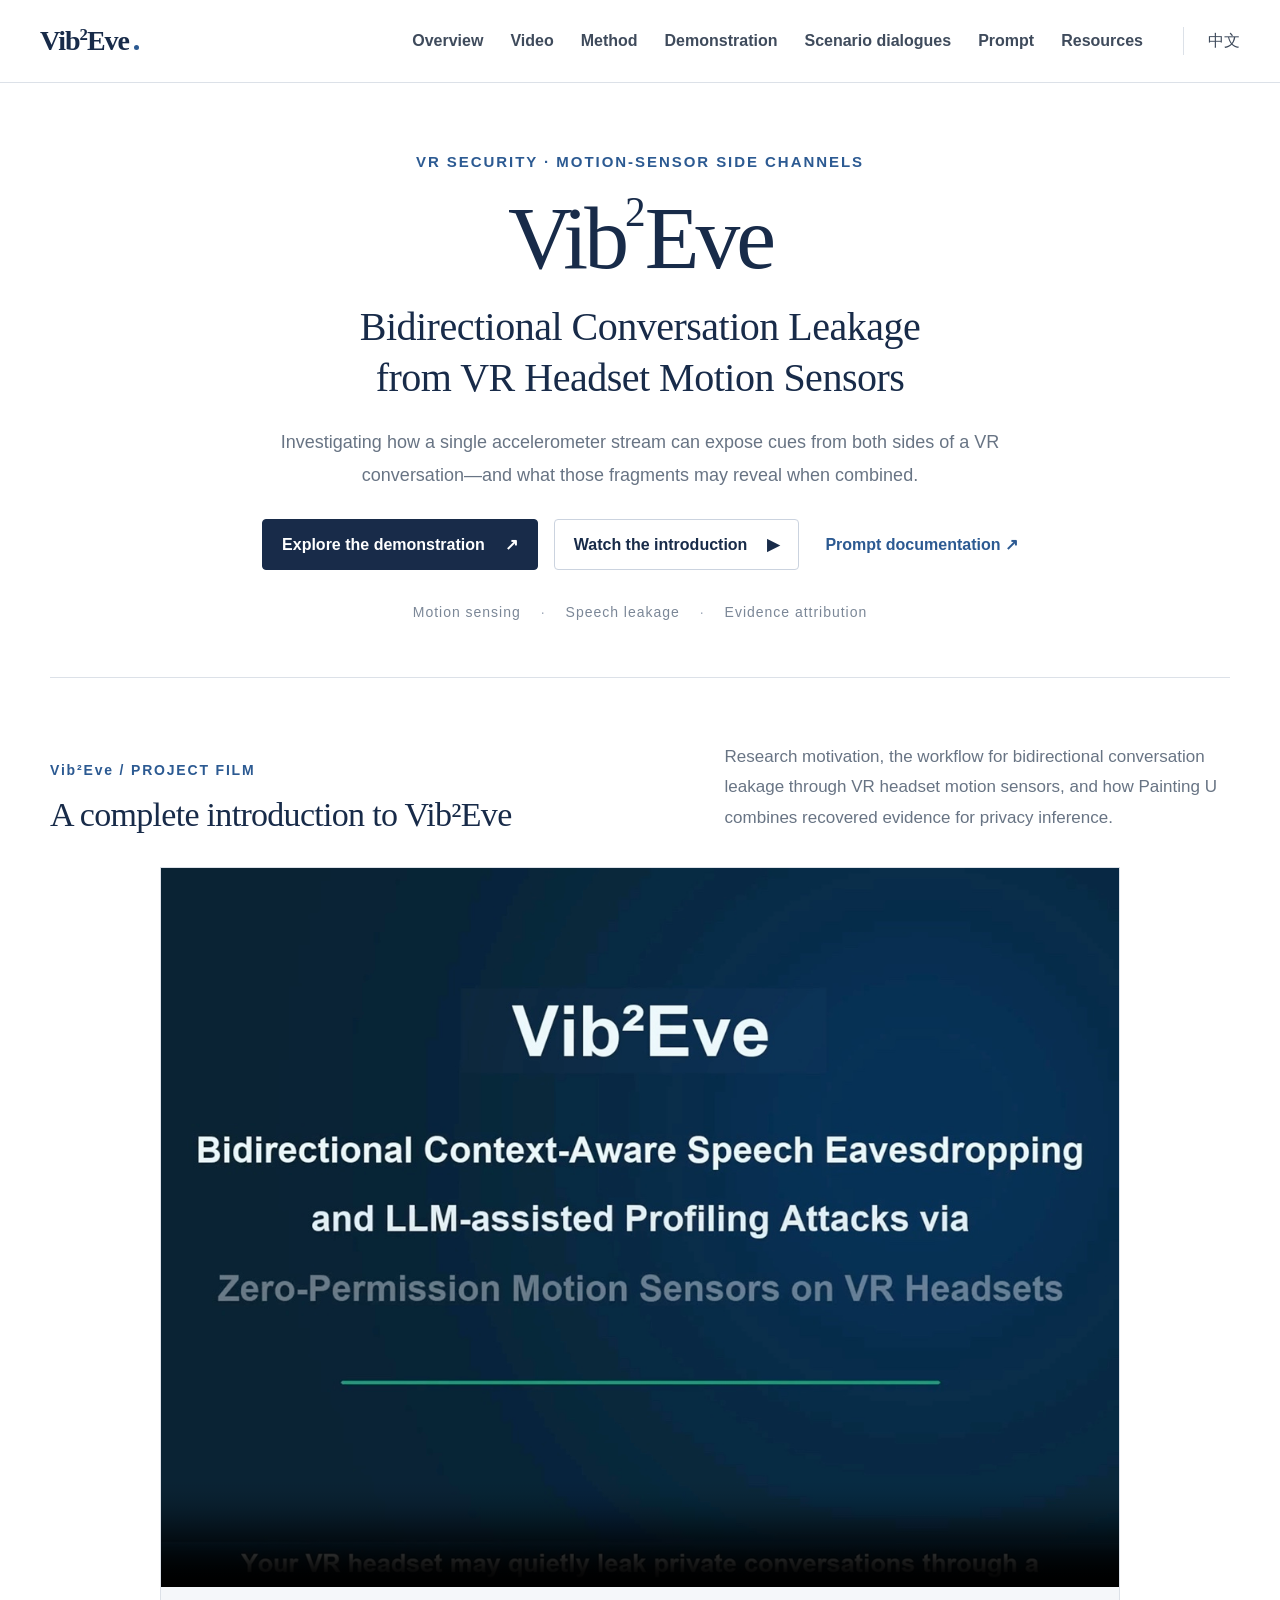
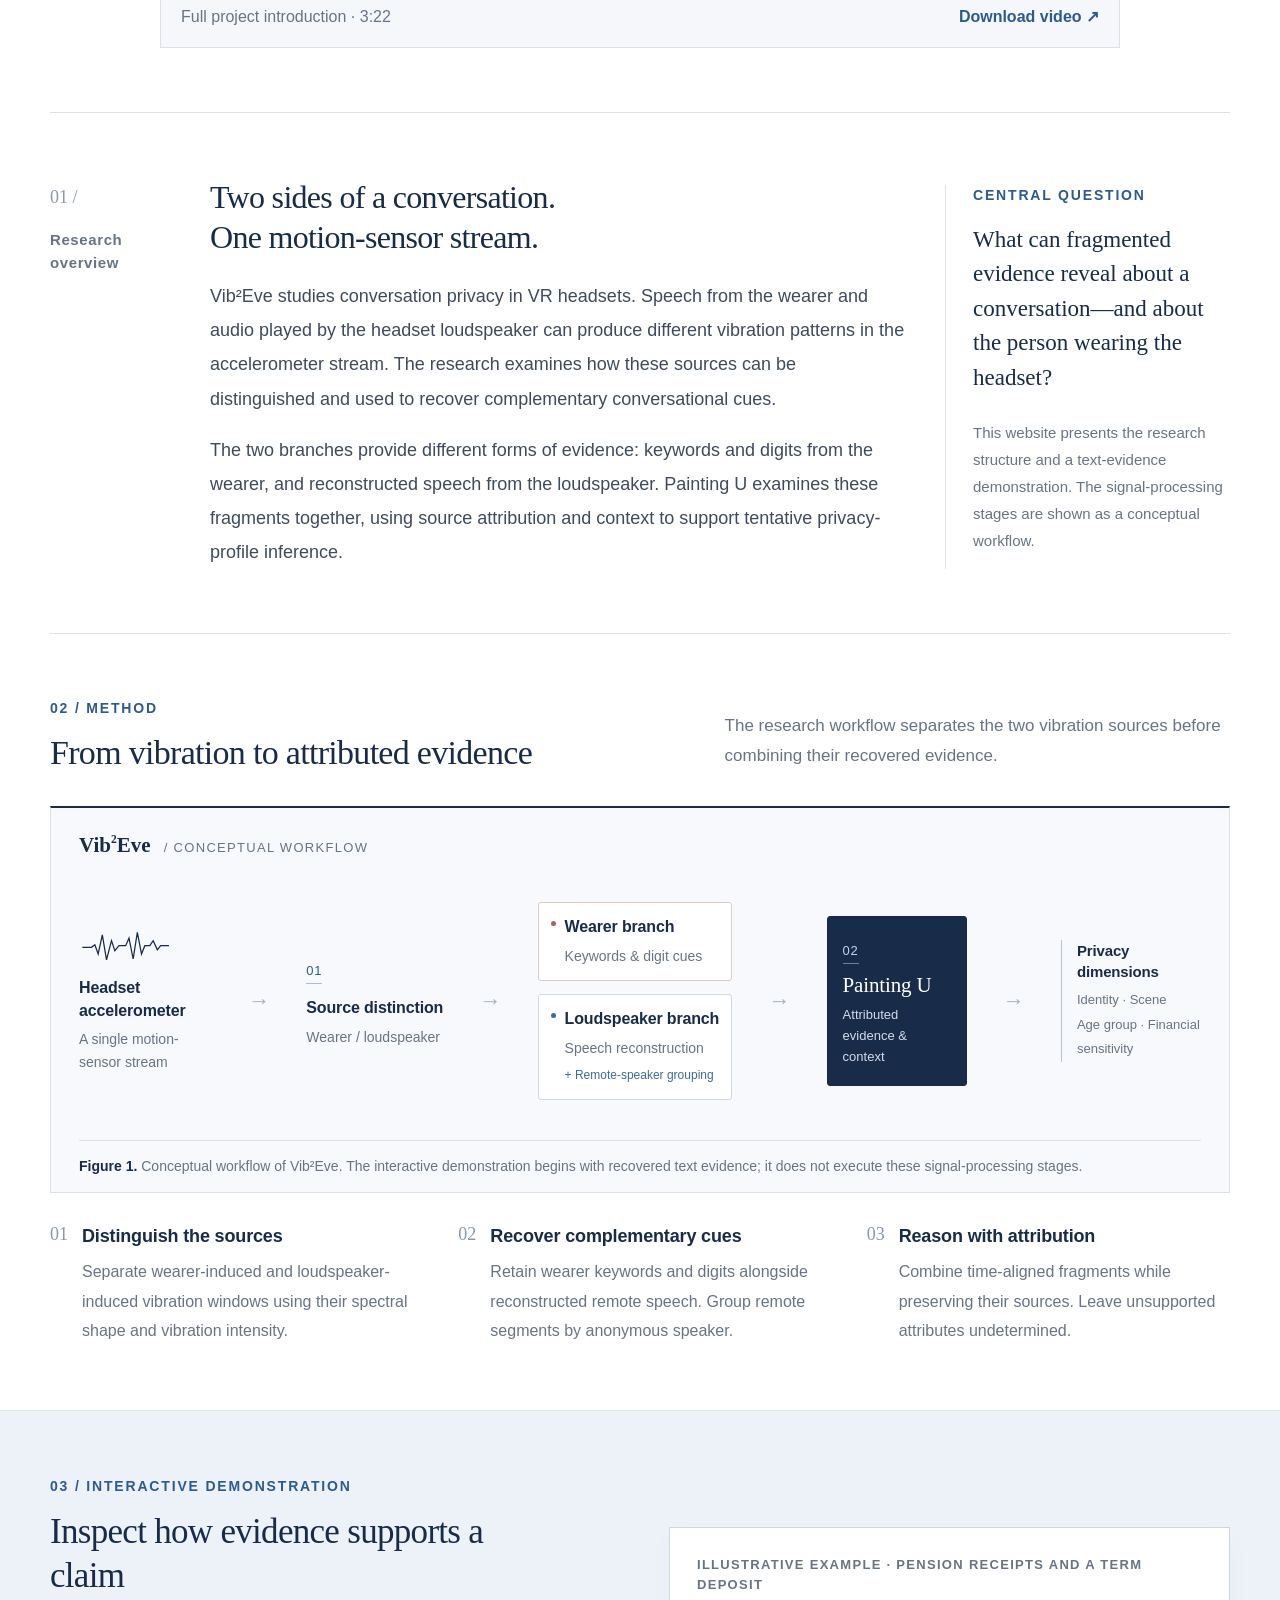
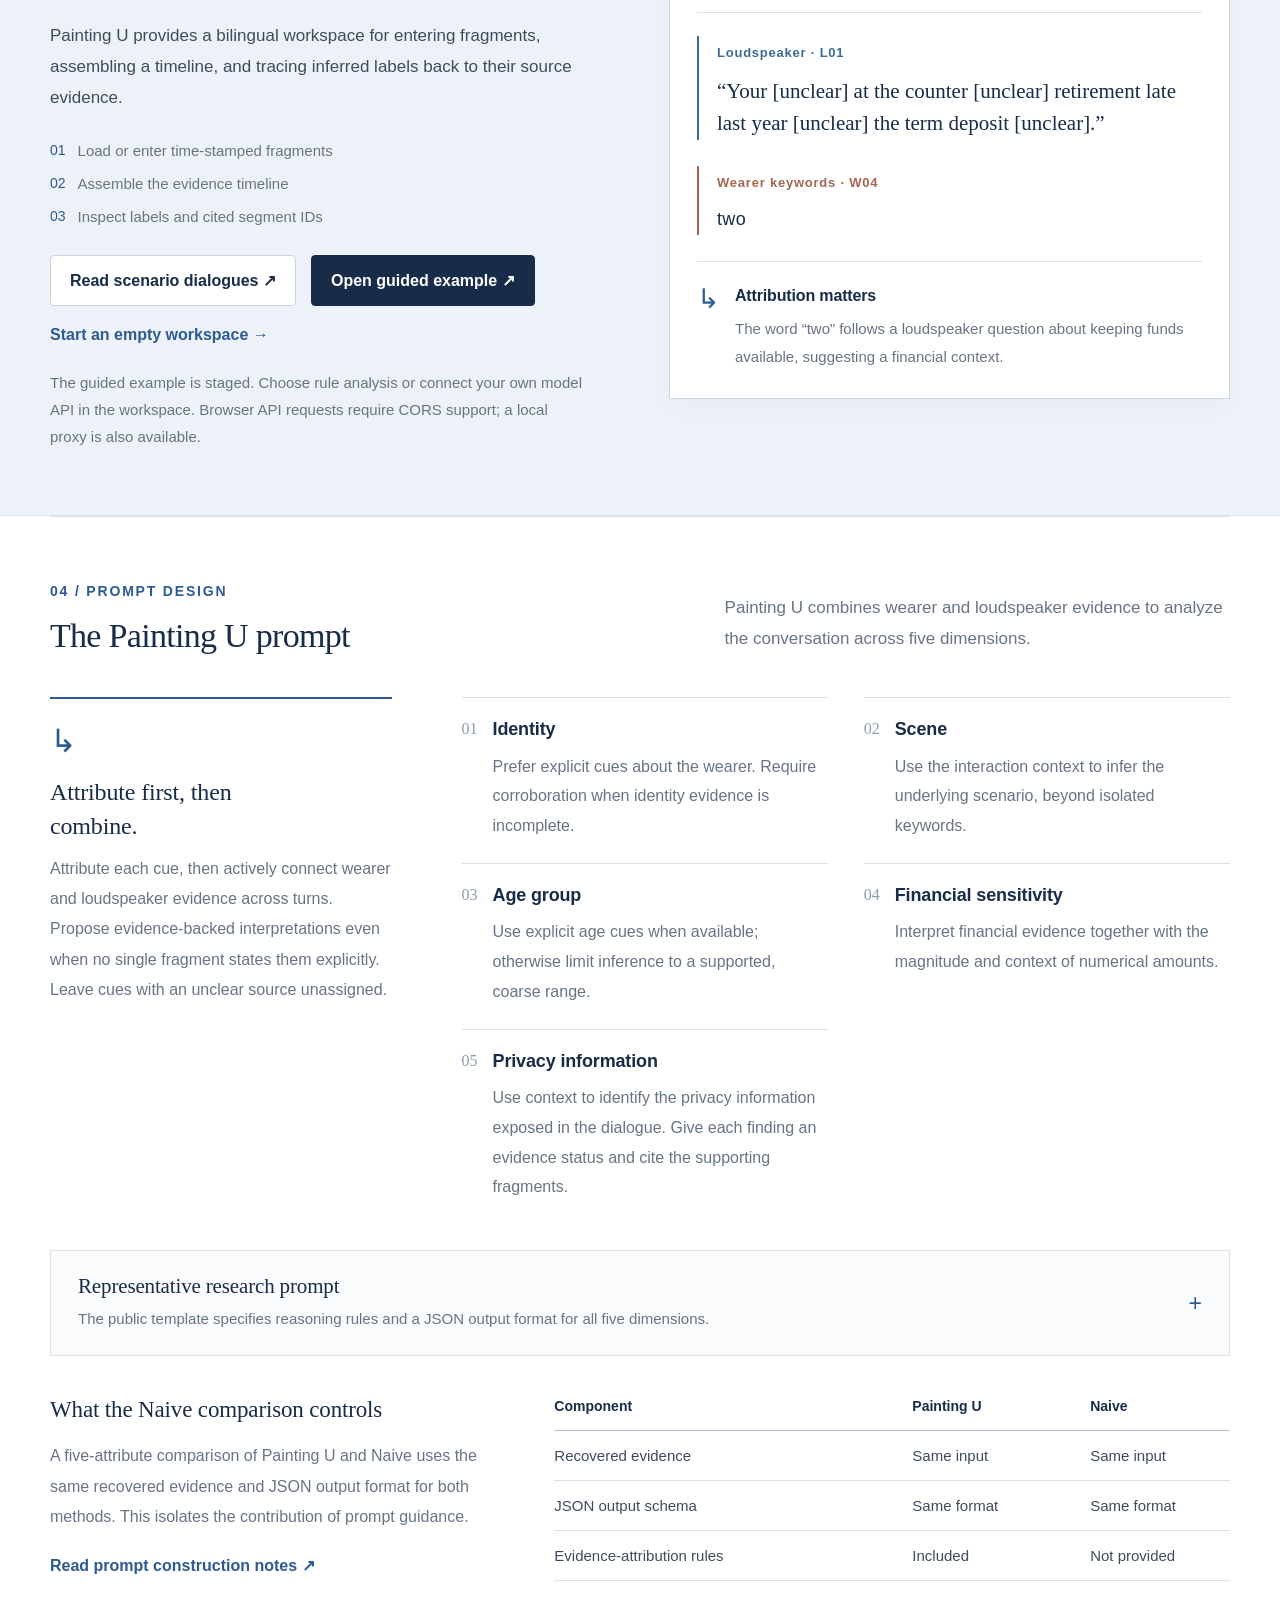
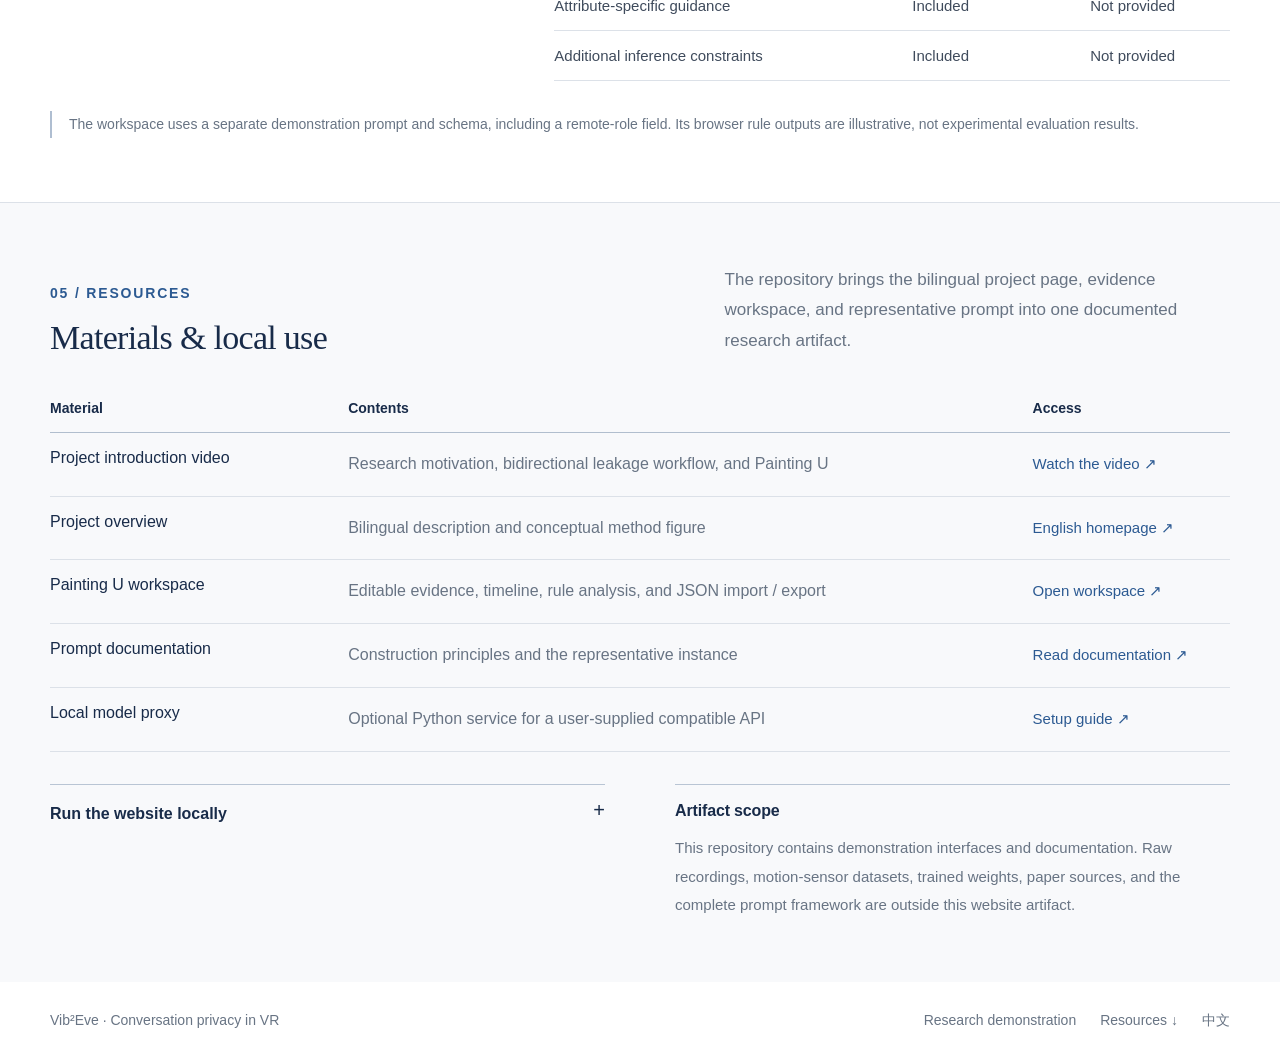
<file: index.html>
<!doctype html>
<html lang="en">
<head>
<meta charset="utf-8">
<meta name="viewport" content="width=device-width, initial-scale=1">
<meta name="theme-color" content="#182b49">
<meta name="description" content="A research project on bidirectional conversation leakage through VR headset motion sensors, with an interactive Painting U evidence demonstration.">
<title>Vib²Eve — VR Conversation Privacy Research</title>
<link rel="icon" href="favicon.svg" type="image/svg+xml">
<link rel="stylesheet" href="site.css?v=20261026-video">
<script src="site.js?v=20261026-video" defer></script>
</head>
<body>
<a class="skip-link" href="#main">Skip to content</a>
<header class="masthead"><div class="nav-wrap"><a class="wordmark" href="index.html" aria-label="Vib squared Eve">Vib<sup>2</sup>Eve<span class="wordmark-dot"></span></a><nav aria-label="Main navigation"><a href="#overview">Overview</a><a href="#video">Video</a><a href="#method">Method</a><a href="#demonstration">Demonstration</a><a href="cases.html?lang=en">Scenario dialogues</a><a href="#prompt">Prompt</a><a href="#resources">Resources</a></nav><div class="nav-end"><a class="language" href="zh.html" lang="zh-CN">中文</a></div></div></header>
<main id="main">
<section class="hero container" aria-labelledby="projectTitle"><p class="eyebrow">VR SECURITY · MOTION-SENSOR SIDE CHANNELS</p><h1 id="projectTitle">Vib<sup>2</sup>Eve</h1><p class="research-title">Bidirectional Conversation Leakage<br>from VR Headset Motion Sensors</p><p class="hero-lead">Investigating how a single accelerometer stream can expose cues from both sides of a VR conversation—and what those fragments may reveal when combined.</p><div class="hero-actions"><a class="button primary" href="painting-u/index.html?example=pension">Explore the demonstration <span aria-hidden="true">↗</span></a><a class="button" href="#video">Watch the introduction <span aria-hidden="true">▶</span></a><a class="text-link" href="prompt.html">Prompt documentation ↗</a></div><div class="hero-topics"><span>Motion sensing</span><span>Speech leakage</span><span>Evidence attribution</span></div></section>
<section class="section video-section container" id="video" aria-labelledby="videoTitle">
<div class="section-heading"><div><p class="section-label">Vib²Eve / PROJECT FILM</p><h2 id="videoTitle">A complete introduction to Vib²Eve</h2></div><p>Research motivation, the workflow for bidirectional conversation leakage through VR headset motion sensors, and how Painting U combines recovered evidence for privacy inference.</p></div>
<figure class="project-film"><video controls playsinline preload="none" width="1280" height="960" poster="video-poster.jpg" aria-label="Vib²Eve full project introduction video" aria-describedby="videoCaption"><source src="project-introduction.mp4" type="video/mp4">Your browser does not support embedded video. Use the download link below to watch it.</video><figcaption id="videoCaption"><span>Full project introduction · 3:22</span><a href="project-introduction.mp4" download="Vib2Eve-introduction.mp4">Download video ↗</a></figcaption></figure>
<p class="video-error" id="videoError" role="status" hidden>The video could not be loaded. Open the download link above to watch it, or try again later.</p>
</section>
<section class="section overview container" id="overview" aria-labelledby="overviewTitle"><div class="section-rail"><span class="section-number">01 /</span><p>Research overview</p></div><div class="overview-main"><h2 id="overviewTitle">Two sides of a conversation.<br>One motion-sensor stream.</h2><p class="body-large">Vib²Eve studies conversation privacy in VR headsets. Speech from the wearer and audio played by the headset loudspeaker can produce different vibration patterns in the accelerometer stream. The research examines how these sources can be distinguished and used to recover complementary conversational cues.</p><p>The two branches provide different forms of evidence: keywords and digits from the wearer, and reconstructed speech from the loudspeaker. Painting U examines these fragments together, using source attribution and context to support tentative privacy-profile inference.</p></div><aside class="research-question"><p class="eyebrow">CENTRAL QUESTION</p><blockquote>What can fragmented evidence reveal about a conversation—and about the person wearing the headset?</blockquote><p class="fineprint">This website presents the research structure and a text-evidence demonstration. The signal-processing stages are shown as a conceptual workflow.</p></aside></section>
<section class="section container" id="method" aria-labelledby="methodTitle"><div class="section-heading"><div><p class="section-label">02 / METHOD</p><h2 id="methodTitle">From vibration to attributed evidence</h2></div><p>The research workflow separates the two vibration sources before combining their recovered evidence.</p></div>
<figure class="method-figure"><div class="figure-tag">Vib<sup>2</sup>Eve <span> / CONCEPTUAL WORKFLOW</span></div><div class="pipeline"><div class="pipeline-node input-node"><svg viewBox="0 0 112 42" aria-hidden="true"><path d="M0 22h11l4-3 4 11 5-23 5 30 6-23 4 12 5-6h8l4-9 5 25 5-32 5 26 4-10h6l4-6 5 11 4-5h10"/></svg><h3>Headset accelerometer</h3><p>A single motion-sensor stream</p></div><span class="pipeline-arrow" aria-hidden="true">→</span><div class="pipeline-node source-node"><span class="node-label">01</span><h3>Source distinction</h3><p>Wearer / loudspeaker</p></div><span class="pipeline-arrow" aria-hidden="true">→</span><div class="branches"><div class="branch wearer"><span class="branch-dot"></span><div><h3>Wearer branch</h3><p>Keywords & digit cues</p></div></div><div class="branch remote"><span class="branch-dot"></span><div><h3>Loudspeaker branch</h3><p>Speech reconstruction</p><small>+ Remote-speaker grouping</small></div></div></div><span class="pipeline-arrow" aria-hidden="true">→</span><div class="pipeline-node painting-node"><span class="node-label">02</span><h3>Painting U</h3><p>Attributed evidence & context</p></div><span class="pipeline-arrow" aria-hidden="true">→</span><div class="pipeline-node output-node"><h3>Privacy dimensions</h3><p>Identity · Scene<br>Age group · Financial sensitivity</p></div></div><figcaption><strong>Figure 1.</strong> Conceptual workflow of Vib²Eve. The interactive demonstration begins with recovered text evidence; it does not execute these signal-processing stages.</figcaption></figure><div class="method-steps"><article><span class="step-index">01</span><h3>Distinguish the sources</h3><p>Separate wearer-induced and loudspeaker-induced vibration windows using their spectral shape and vibration intensity.</p></article><article><span class="step-index">02</span><h3>Recover complementary cues</h3><p>Retain wearer keywords and digits alongside reconstructed remote speech. Group remote segments by anonymous speaker.</p></article><article><span class="step-index">03</span><h3>Reason with attribution</h3><p>Combine time-aligned fragments while preserving their sources. Leave unsupported attributes undetermined.</p></article></div></section>
<section class="demo-band" id="demonstration"><div class="container demo-layout"><div class="demo-intro"><p class="section-label">03 / INTERACTIVE DEMONSTRATION</p><h2>Inspect how evidence supports a claim</h2><p>Painting U provides a bilingual workspace for entering fragments, assembling a timeline, and tracing inferred labels back to their source evidence.</p><ol><li>Load or enter time-stamped fragments</li><li>Assemble the evidence timeline</li><li>Inspect labels and cited segment IDs</li></ol><div class="demo-actions"><a class="button" href="cases.html?lang=en">Read scenario dialogues ↗</a><a class="button primary" href="painting-u/index.html?example=pension">Open guided example ↗</a><a class="text-link" href="painting-u/index.html">Start an empty workspace →</a></div><p class="fineprint">The guided example is staged. Choose rule analysis or connect your own model API in the workspace. Browser API requests require CORS support; a local proxy is also available.</p></div><div class="evidence-preview"><p class="preview-label">ILLUSTRATIVE EXAMPLE · PENSION RECEIPTS AND A TERM DEPOSIT</p><div class="sample-evidence remote"><span>Loudspeaker · L01</span><p>“Your [unclear] at the counter [unclear] retirement late last year [unclear] the term deposit [unclear].”</p></div><div class="sample-evidence wearer"><span>Wearer keywords · W04</span><p class="tokens">two</p></div><div class="attribution-result"><span class="result-symbol" aria-hidden="true">↳</span><div><h3>Attribution matters</h3><p>The word “two” follows a loudspeaker question about keeping funds available, suggesting a financial context.</p></div></div></div></div></section>
<section class="section container" id="prompt" aria-labelledby="promptTitle"><div class="section-heading"><div><p class="section-label">04 / PROMPT DESIGN</p><h2 id="promptTitle">The Painting U prompt</h2></div><p>Painting U combines wearer and loudspeaker evidence to analyze the conversation across five dimensions.</p></div><div class="prompt-layout"><aside class="attribution-note"><span class="note-mark" aria-hidden="true">↳</span><h3>Attribute first, then combine.</h3><p>Attribute each cue, then actively connect wearer and loudspeaker evidence across turns. Propose evidence-backed interpretations even when no single fragment states them explicitly. Leave cues with an unclear source unassigned.</p></aside><div class="dimensions"><article><span class="dimension-index">01</span><div><h3>Identity</h3><p>Prefer explicit cues about the wearer. Require corroboration when identity evidence is incomplete.</p></div></article><article><span class="dimension-index">02</span><div><h3>Scene</h3><p>Use the interaction context to infer the underlying scenario, beyond isolated keywords.</p></div></article><article><span class="dimension-index">03</span><div><h3>Age group</h3><p>Use explicit age cues when available; otherwise limit inference to a supported, coarse range.</p></div></article><article><span class="dimension-index">04</span><div><h3>Financial sensitivity</h3><p>Interpret financial evidence together with the magnitude and context of numerical amounts.</p></div></article><article><span class="dimension-index">05</span><div><h3>Privacy information</h3><p>Use context to identify the privacy information exposed in the dialogue. Give each finding an evidence status and cite the supporting fragments.</p></div></article></div></div>
<details class="prompt-details"><summary><div><h3>Representative research prompt</h3><p>The public template specifies reasoning rules and a JSON output format for all five dimensions.</p></div><span class="expand-icon" aria-hidden="true">+</span></summary><div class="prompt-toolbar"><button class="button compact" type="button" id="copyPrompt" data-copied="Copied" data-failed="Select the prompt text to copy it.">Copy prompt</button><a class="text-link" href="painting-u-representative-prompt.txt?v=five-dimensions" download>Download .txt ↓</a><span id="copyStatus" role="status" aria-live="polite"></span></div><pre id="representativePrompt" tabindex="0">Painting U: Reconstruction and Privacy Profile Inference

[Task]
1. Reconstruct a plausible dialogue from both streams.
   Complete only information supported by the recovered evidence.
2. Analyze the dialogue along five dimensions: identity, scene, age group,
   financial sensitivity, and privacy information.

[Reasoning Rules]
- Evidence attribution:
  Attribute each cue to its source before drawing conclusions.
  Leave fragments with an unclear source unassigned.

- Identity:
  Prefer explicit identity cues. When such cues are incomplete,
  infer identity only from corroborating evidence concerning the wearer;
  otherwise return &quot;unknown&quot;.

- Scene:
  Infer the underlying interaction or business scenario from contextual
  evidence rather than individual keywords.

- Age group:
  When no explicit age cue is available, infer only a coarse age range
  from supported role and contextual evidence.

- Financial sensitivity:
  Consider both the financial evidence itself and the contextual
  significance of numerical amounts.

- Privacy information:
  Actively combine evidence across the wearer and loudspeaker streams and
  across turns. Consider plausible interpretations based on speaker attribution,
  timing, and context, including findings no single fragment states explicitly.
  Report the best-supported conclusions and cite the contributing segment IDs.
  Use &quot;supported&quot; for clear findings and &quot;possible&quot; for plausible findings that
  remain unresolved. Omit findings without evidence. When context and units are
  clear, state supported non-credential numbers directly in the dialogue summary.
  Report authentication and private identifier exposure by category and evidence.
  For each item in privacy_information, include &quot;category&quot;, &quot;status&quot;, and
  &quot;evidence&quot; (segment IDs). Use an empty array if there are no findings.

[Output Constraint]
Return one valid JSON object with no additional text:
{
  &quot;dialogue&quot;: &quot;...&quot;,
  &quot;identity&quot;:
    {&quot;label&quot;: &quot;&quot;, &quot;confidence&quot;: 0.0, &quot;evidence&quot;: []},
  &quot;scene&quot;:
    {&quot;label&quot;: &quot;&quot;, &quot;confidence&quot;: 0.0, &quot;evidence&quot;: []},
  &quot;age_group&quot;:
    {&quot;label&quot;: &quot;&quot;, &quot;confidence&quot;: 0.0, &quot;evidence&quot;: []},
  &quot;financial_sensitivity&quot;:
    {&quot;label&quot;: &quot;&quot;, &quot;confidence&quot;: 0.0, &quot;evidence&quot;: []},
  &quot;privacy_information&quot;: []
}</pre></details>
<div class="comparison"><div><h3>What the Naive comparison controls</h3><p>A five-attribute comparison of Painting U and Naive uses the same recovered evidence and JSON output format for both methods. This isolates the contribution of prompt guidance.</p><a class="text-link" href="prompt.html">Read prompt construction notes ↗</a></div><div class="table-wrap"><table><thead><tr><th scope="col">Component</th><th scope="col">Painting U</th><th scope="col">Naive</th></tr></thead><tbody><tr><td>Recovered evidence</td><td>Same input</td><td>Same input</td></tr><tr><td>JSON output schema</td><td>Same format</td><td>Same format</td></tr><tr><td>Evidence-attribution rules</td><td>Included</td><td>Not provided</td></tr><tr><td>Attribute-specific guidance</td><td>Included</td><td>Not provided</td></tr><tr><td>Additional inference constraints</td><td>Included</td><td>Not provided</td></tr></tbody></table></div></div><p class="schema-note">The workspace uses a separate demonstration prompt and schema, including a remote-role field. Its browser rule outputs are illustrative, not experimental evaluation results.</p></section>
<section class="resources-section" id="resources"><div class="container"><div class="section-heading"><div><p class="section-label">05 / RESOURCES</p><h2>Materials & local use</h2></div><p>The repository brings the bilingual project page, evidence workspace, and representative prompt into one documented research artifact.</p></div><div class="table-wrap resource-table"><table><thead><tr><th scope="col">Material</th><th scope="col">Contents</th><th scope="col">Access</th></tr></thead><tbody><tr><th scope="row">Project introduction video</th><td>Research motivation, bidirectional leakage workflow, and Painting U</td><td><a href="#video">Watch the video ↗</a></td></tr><tr><th scope="row">Project overview</th><td>Bilingual description and conceptual method figure</td><td><a href="index.html">English homepage ↗</a></td></tr><tr><th scope="row">Painting U workspace</th><td>Editable evidence, timeline, rule analysis, and JSON import / export</td><td><a href="painting-u/index.html">Open workspace ↗</a></td></tr><tr><th scope="row">Prompt documentation</th><td>Construction principles and the representative instance</td><td><a href="prompt.html">Read documentation ↗</a></td></tr><tr><th scope="row">Local model proxy</th><td>Optional Python service for a user-supplied compatible API</td><td><a href="painting-u/README.md">Setup guide ↗</a></td></tr></tbody></table></div><div class="resource-bottom"><details class="local-setup"><summary>Run the website locally <span aria-hidden="true">+</span></summary><p>From the repository root, serve the static pages with Python. Open <a href="http://127.0.0.1:8000/">http://127.0.0.1:8000/</a>.</p><pre><code>python3 -m http.server 8000 --bind 127.0.0.1</code></pre><p>Model API configuration is available in the workspace. For APIs that block browser requests, follow the setup guide to run the local proxy.</p></details><div class="artifact-scope"><h3>Artifact scope</h3><p>This repository contains demonstration interfaces and documentation. Raw recordings, motion-sensor datasets, trained weights, paper sources, and the complete prompt framework are outside this website artifact.</p></div></div></div></section>
</main><footer class="container footer"><span>Vib²Eve · Conversation privacy in VR</span><div><span>Research demonstration</span><a href="#resources">Resources ↓</a><a href="zh.html">中文</a></div></footer>
</body></html>
</file>
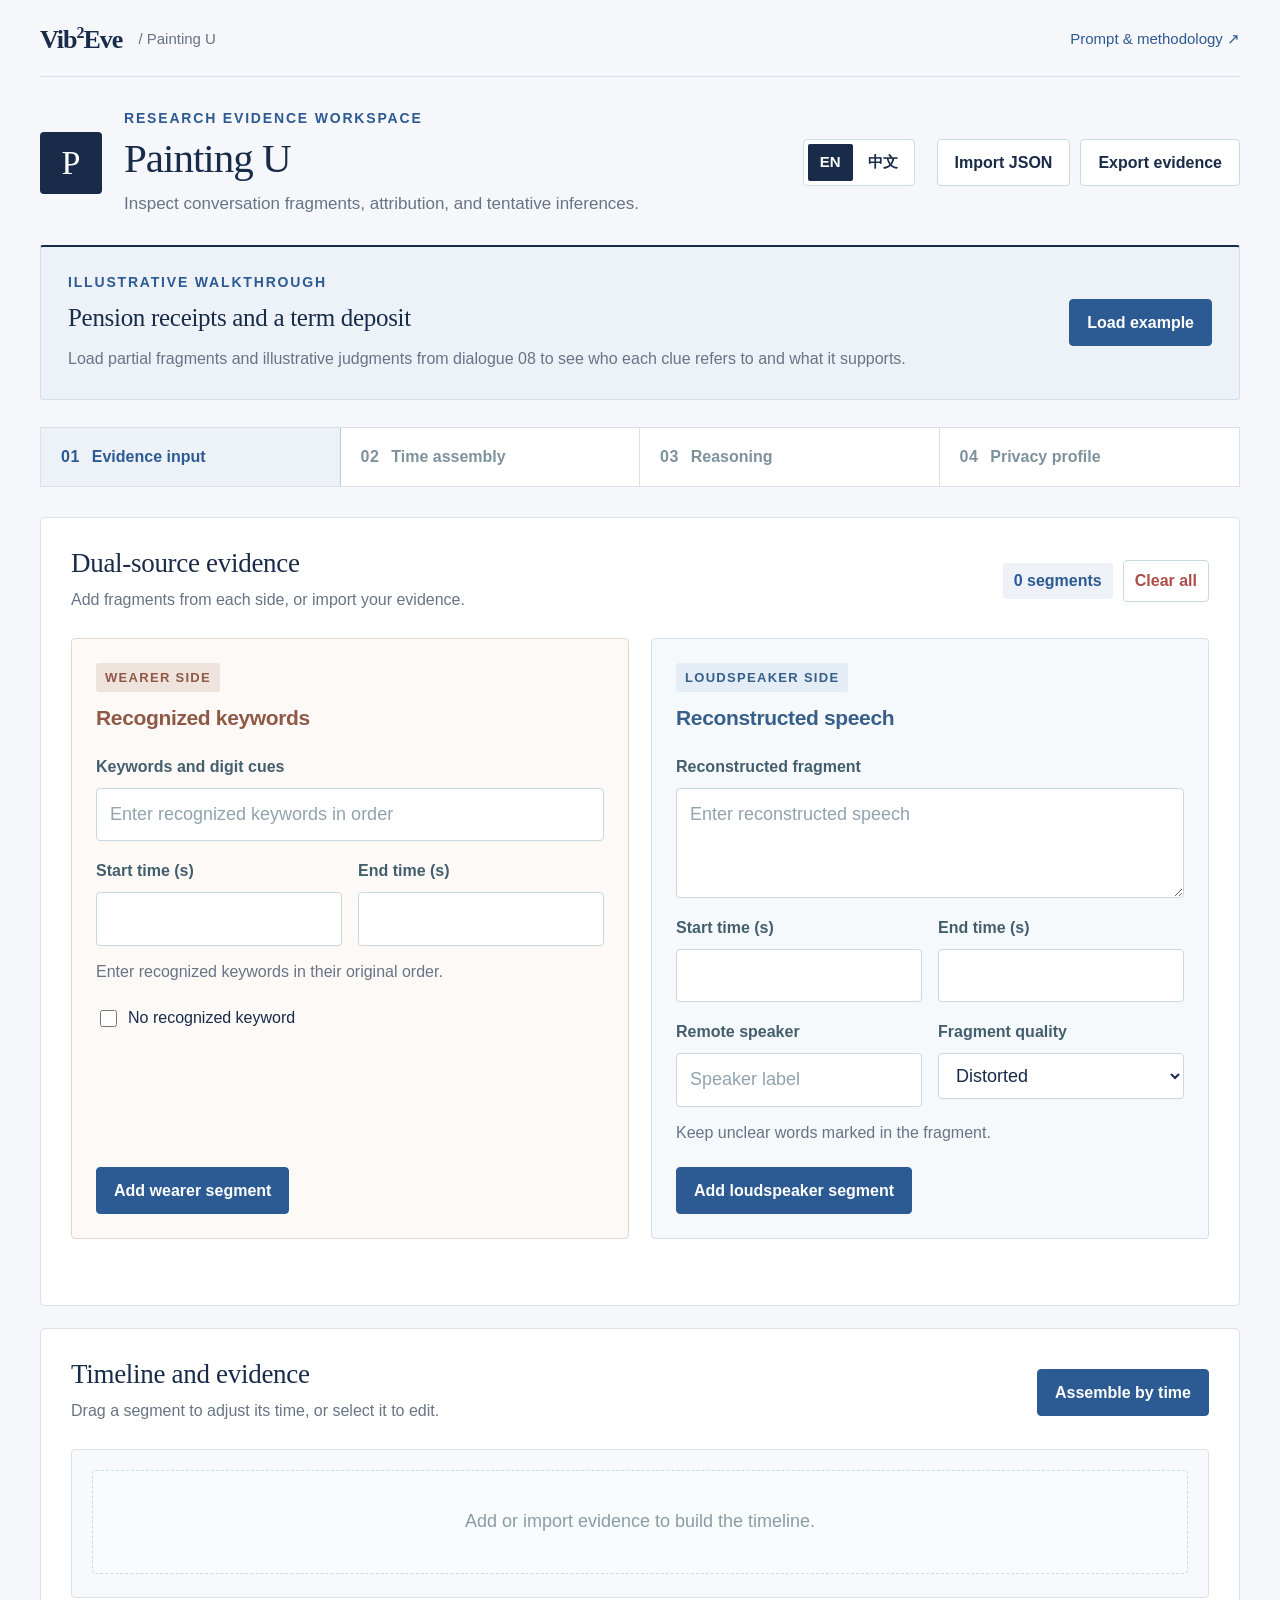
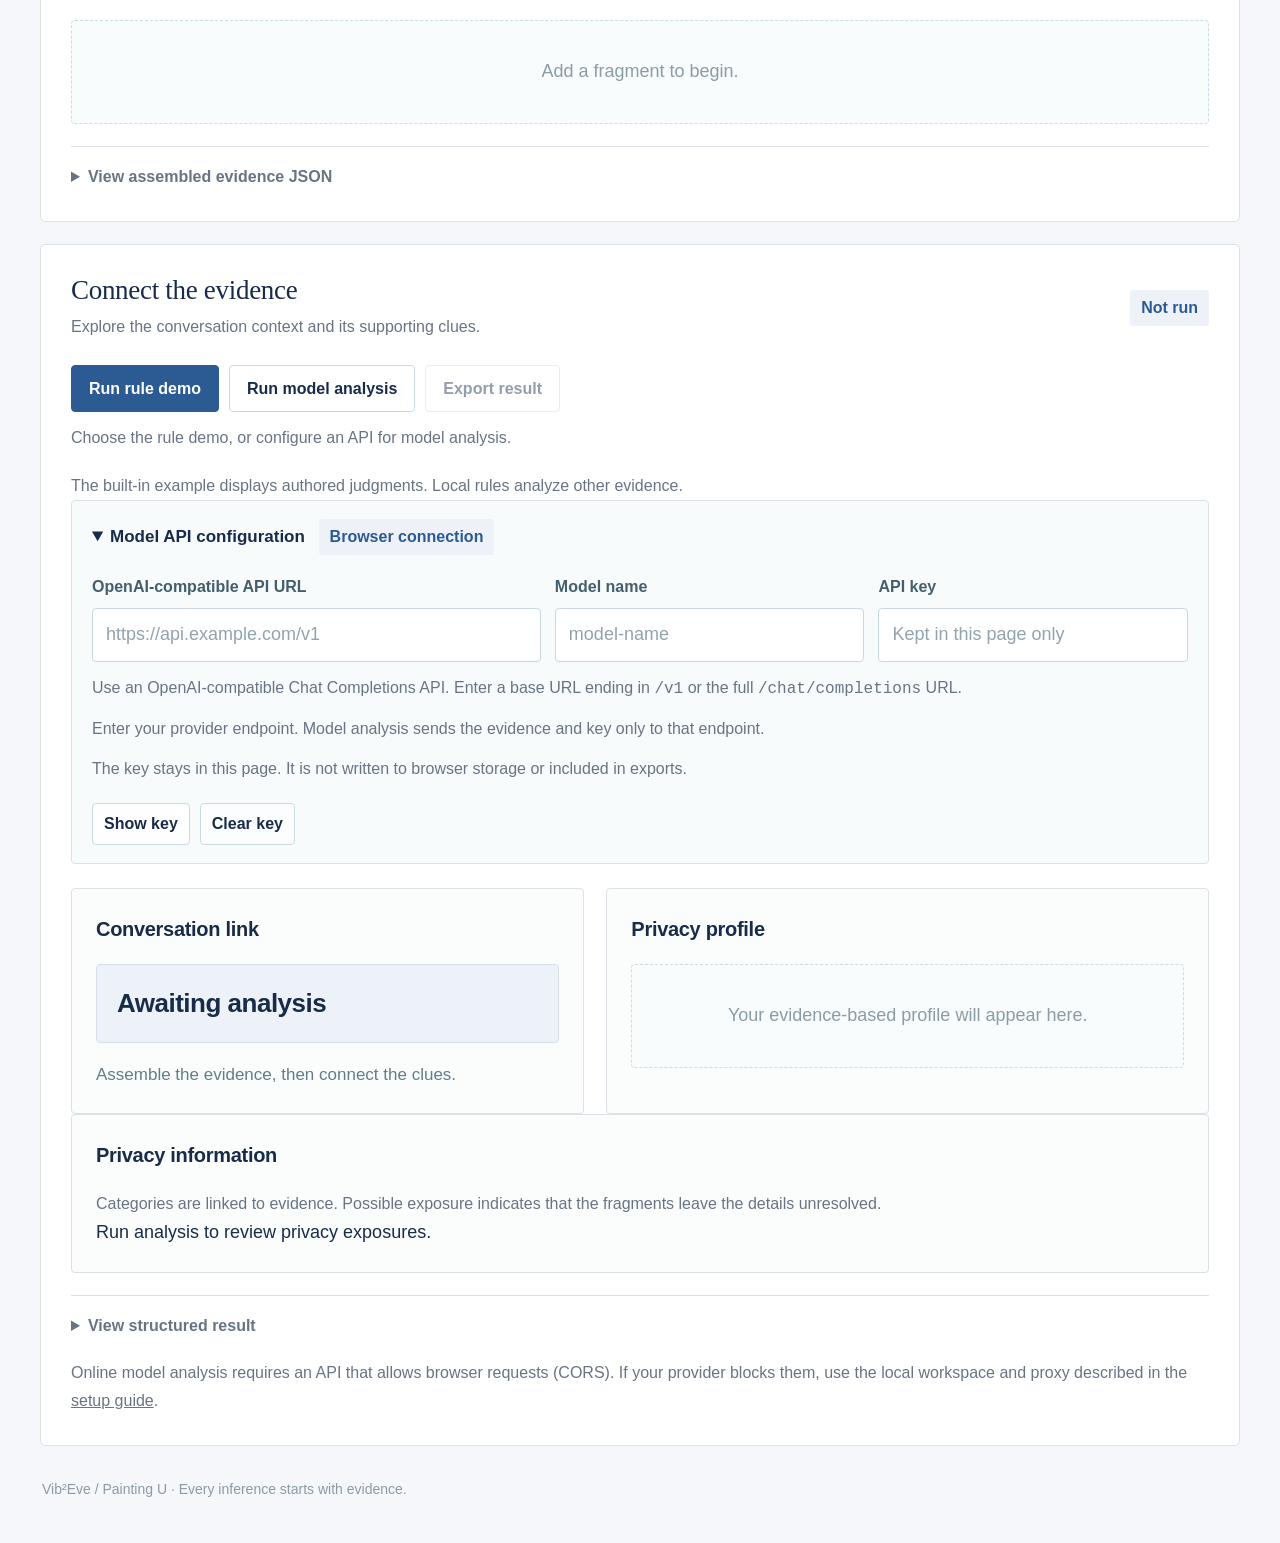
<file: painting-u/index.html>
<!doctype html>
<html lang="en">
<head>
  <meta charset="utf-8">
  <meta name="viewport" content="width=device-width, initial-scale=1">
  <meta name="theme-color" content="#182b49">
  <meta name="description" content="Connect wearer keywords and reconstructed loudspeaker speech to explore evidence-based privacy inference with Painting U.">
  <title>Vib²Eve / Painting U · Research Evidence Workspace</title>
  <link rel="icon" href="../favicon.svg" type="image/svg+xml">
  <link rel="stylesheet" href="assets/style.css">
  <script src="assets/engine.js?v=privacy-exposure" defer></script>
  <script src="assets/model.js?v=privacy-information" defer></script>
  <script src="assets/cases-data.js?v=20261110" defer></script>
  <script src="assets/app.js?v=privacy-information" defer></script>
</head>
<body>
  <div class="shell"><div class="project-bar"><a href="../index.html">Vib<sup>2</sup>Eve</a><span>/ Painting U</span><a class="project-note" href="../index.html#prompt">Prompt & methodology ↗</a></div>
    <header class="top">
      <div class="mark" aria-hidden="true">P</div>
      <div class="brand">
        <p class="kicker">RESEARCH EVIDENCE WORKSPACE</p>
        <h1>Painting U</h1>
        <p class="tagline">Inspect conversation fragments, attribution, and tentative inferences.</p>
      </div>
      <nav class="language-switch" aria-label="Language">
        <a href="index.html" lang="en" aria-current="page">EN</a>
        <a href="zh.html" lang="zh-CN">中文</a>
      </nav>
      <div class="actions">
        <button class="btn" id="importBtn" type="button">Import JSON</button>
        <input id="importFile" type="file" accept="application/json,.json" aria-label="Import evidence JSON file" hidden>
        <button class="btn" id="exportBtn" type="button">Export evidence</button>
      </div>
    </header>

<aside class="example-banner" aria-label="Guided example"><div><p class="kicker">ILLUSTRATIVE WALKTHROUGH</p><h2>Pension receipts and a term deposit</h2><p>Load partial fragments and illustrative judgments from dialogue 08 to see who each clue refers to and what it supports.</p></div><button class="btn primary" id="loadExample" type="button">Load example</button></aside>
    <nav class="flow" aria-label="Painting U workflow">
      <a class="flow-item on" id="step1" href="#evidence"><span>01</span> Evidence input</a>
      <a class="flow-item" id="step2" href="#assembly"><span>02</span> Time assembly</a>
      <a class="flow-item" id="step3" href="#analysis"><span>03</span> Reasoning</a>
      <a class="flow-item" id="step4" href="#profile"><span>04</span> Privacy profile</a>
    </nav>

    <main>
      <section class="panel" id="evidence" aria-labelledby="evidenceTitle">
        <div class="panel-head">
          <div class="panel-title">
            <h2 id="evidenceTitle">Dual-source evidence</h2>
            <p class="help">Add fragments from each side, or import your evidence.</p>
          </div>
          <div class="right">
            <span class="badge" id="countBadge">0 segments</span>
            <button class="btn small danger" id="clearBtn" type="button">Clear all</button>
          </div>
        </div>
        <div class="forms">
          <form class="form-card w" id="wearerForm">
            <span class="source-tag">WEARER SIDE</span>
            <h3>Recognized keywords</h3>
            <div class="form-grid">
              <div class="field full">
                <label for="wearerTokens">Keywords and digit cues</label>
                <input id="wearerTokens" maxlength="4000" placeholder="Enter recognized keywords in order" aria-describedby="wearerHelp" autocomplete="off">
              </div>
              <div class="field">
                <label for="wearerStart">Start time (s)</label>
                <input id="wearerStart" type="number" min="0" max="86400" step="0.1" required>
              </div>
              <div class="field">
                <label for="wearerEnd">End time (s)</label>
                <input id="wearerEnd" type="number" min="0" max="86400" step="0.1" required>
              </div>
            </div>
            <p class="help" id="wearerHelp">Enter recognized keywords in their original order.</p>
            <label class="check"><input id="wearerEmpty" type="checkbox"> No recognized keyword</label>
            <div class="form-footer">
              <button class="btn primary" id="wearerSave" type="submit">Add wearer segment</button>
              <button class="btn" id="wearerCancel" type="button" hidden>Cancel edit</button>
            </div>
          </form>

          <form class="form-card l" id="remoteForm">
            <span class="source-tag">LOUDSPEAKER SIDE</span>
            <h3>Reconstructed speech</h3>
            <div class="form-grid">
              <div class="field full">
                <label for="remoteText">Reconstructed fragment</label>
                <textarea id="remoteText" maxlength="4000" placeholder="Enter reconstructed speech" aria-describedby="remoteHelp" required></textarea>
              </div>
              <div class="field">
                <label for="remoteStart">Start time (s)</label>
                <input id="remoteStart" type="number" min="0" max="86400" step="0.1" required>
              </div>
              <div class="field">
                <label for="remoteEnd">End time (s)</label>
                <input id="remoteEnd" type="number" min="0" max="86400" step="0.1" required>
              </div>
              <div class="field">
                <label for="remoteSpeaker">Remote speaker</label>
                <input id="remoteSpeaker" maxlength="80" placeholder="Speaker label" autocomplete="off">
              </div>
              <div class="field">
                <label for="remoteQuality">Fragment quality</label>
                <select id="remoteQuality">
                  <option value="distorted">Distorted</option>
                  <option value="clean">Clear</option>
                  <option value="inaudible">Inaudible</option>
                </select>
              </div>
            </div>
            <p class="help" id="remoteHelp">Keep unclear words marked in the fragment.</p>
            <div class="form-footer">
              <button class="btn primary" id="remoteSave" type="submit">Add loudspeaker segment</button>
              <button class="btn" id="remoteCancel" type="button" hidden>Cancel edit</button>
            </div>
          </form>
        </div>
        <p class="status" id="entryStatus" role="status" aria-live="polite" aria-atomic="true"></p>
      </section>

      <section class="panel" id="assembly" aria-labelledby="assemblyTitle">
        <div class="panel-head">
          <div class="panel-title">
            <h2 id="assemblyTitle">Timeline and evidence</h2>
            <p class="help">Drag a segment to adjust its time, or select it to edit.</p>
          </div>
          <div class="right">
            <button class="btn primary" id="assembleBtn" type="button">Assemble by time</button>
          </div>
        </div>
        <div class="timeline-wrap" role="group" aria-label="Evidence timeline in seconds">
          <div id="timelineLanes"></div>
          <div class="axis" id="axis"></div>
        </div>
        <div class="assembly">
          <div class="log" id="evidenceLog">
            <div class="empty">Your evidence will appear here.</div>
          </div>
          <details class="data-details">
            <summary>View assembled evidence JSON</summary>
            <pre class="json-box" id="jsonView">Assemble your evidence to see the structured data.</pre>
          </details>
        </div>
      </section>

      <section class="panel" id="analysis" aria-labelledby="analysisTitle">
        <div class="panel-head">
          <div class="panel-title">
            <h2 id="analysisTitle">Connect the evidence</h2>
            <p class="help">Explore the conversation context and its supporting clues.</p>
          </div>
          <div class="right"><span class="badge" id="analysisMode">Not analyzed</span></div>
        </div>
        <div class="analysis-controls">
          <button class="btn primary" id="localRun" type="button" aria-describedby="ruleDemoNote">Run rule demo</button>
          <button class="btn" id="modelRun" type="button">Run model analysis</button>
          <button class="btn secondary" id="exportResult" type="button" disabled>Export result</button>
          <span class="mode-note" id="analysisStatus" role="status" aria-live="polite" aria-atomic="true">Choose the rule demo, or configure an API for model analysis.</span>
        </div>
        <p class="help" id="ruleDemoNote">The built-in example displays authored judgments. Local rules analyze other evidence.</p>
        <details class="settings" id="modelSettings" open>
          <summary>Model API configuration <span class="badge" id="serverStatus">Browser connection</span></summary>
          <div class="settings-grid">
            <div class="field">
              <label for="apiBase">OpenAI-compatible API URL</label>
              <input id="apiBase" type="url" maxlength="4000" placeholder="https://api.example.com/v1" autocomplete="off" spellcheck="false">
            </div>
            <div class="field">
              <label for="apiModel">Model name</label>
              <input id="apiModel" maxlength="200" placeholder="model-name" autocomplete="off" spellcheck="false">
            </div>
            <div class="field">
              <label for="apiKey">API key</label>
              <input id="apiKey" type="password" maxlength="2000" autocomplete="off" placeholder="Kept in this page only" spellcheck="false">
            </div>
          </div>
          <p class="help">Use an OpenAI-compatible Chat Completions API. Enter a base URL ending in <code>/v1</code> or the full <code>/chat/completions</code> URL.</p>
          <p class="help privacy-note" id="apiDestination" aria-live="polite">Model analysis sends the evidence and key to your configured endpoint.</p>
          <p class="help">The key stays in this page. It is not written to browser storage or included in exports.</p>
          <div class="right model-help">
            <button class="btn small" id="toggleApiKey" type="button" aria-pressed="false" aria-controls="apiKey">Show key</button>
            <button class="btn small secondary" id="clearApiKey" type="button">Clear key</button>
          </div>
        </details>
        <div class="result">
          <div class="result-card">
            <h3>Conversation link</h3>
            <div class="meaning" id="meaning">Awaiting analysis</div>
            <div class="chain" id="chain">Evidence is connected by source and time.</div>
          </div>
          <div class="result-card" id="profile">
            <h3>Privacy profile</h3>
            <div class="profile-grid" id="profileGrid">
              <div class="empty result-empty">Run an analysis to see the profile and its evidence.</div>
            </div>
          </div>
        </div>
        <section class="result-card" id="privacyExposure" aria-labelledby="privacyExposureTitle">
          <h3 id="privacyExposureTitle">Privacy information</h3>
          <p class="help">Categories are linked to evidence. Possible exposure indicates that the fragments leave the details unresolved.</p>
          <div class="profile-grid" id="exposureGrid" aria-live="polite">Run analysis to review privacy exposures.</div>
        </section>
        <details class="raw-result">
          <summary>View structured result</summary>
          <pre id="rawResult">No analysis result yet.</pre>
        </details>
      <p class="help model-help">Online model analysis requires an API that allows browser requests (CORS). If your provider blocks them, use the local workspace and proxy described in the <a href="README.md">setup guide</a>.</p></section>
    </main>
    <footer class="footer-note">Vib²Eve / Painting U · Every inference starts with evidence.</footer>
    <noscript><p class="status error">Enable JavaScript to add evidence and run an analysis.</p></noscript>
  </div>
</body>
</html>
</file>
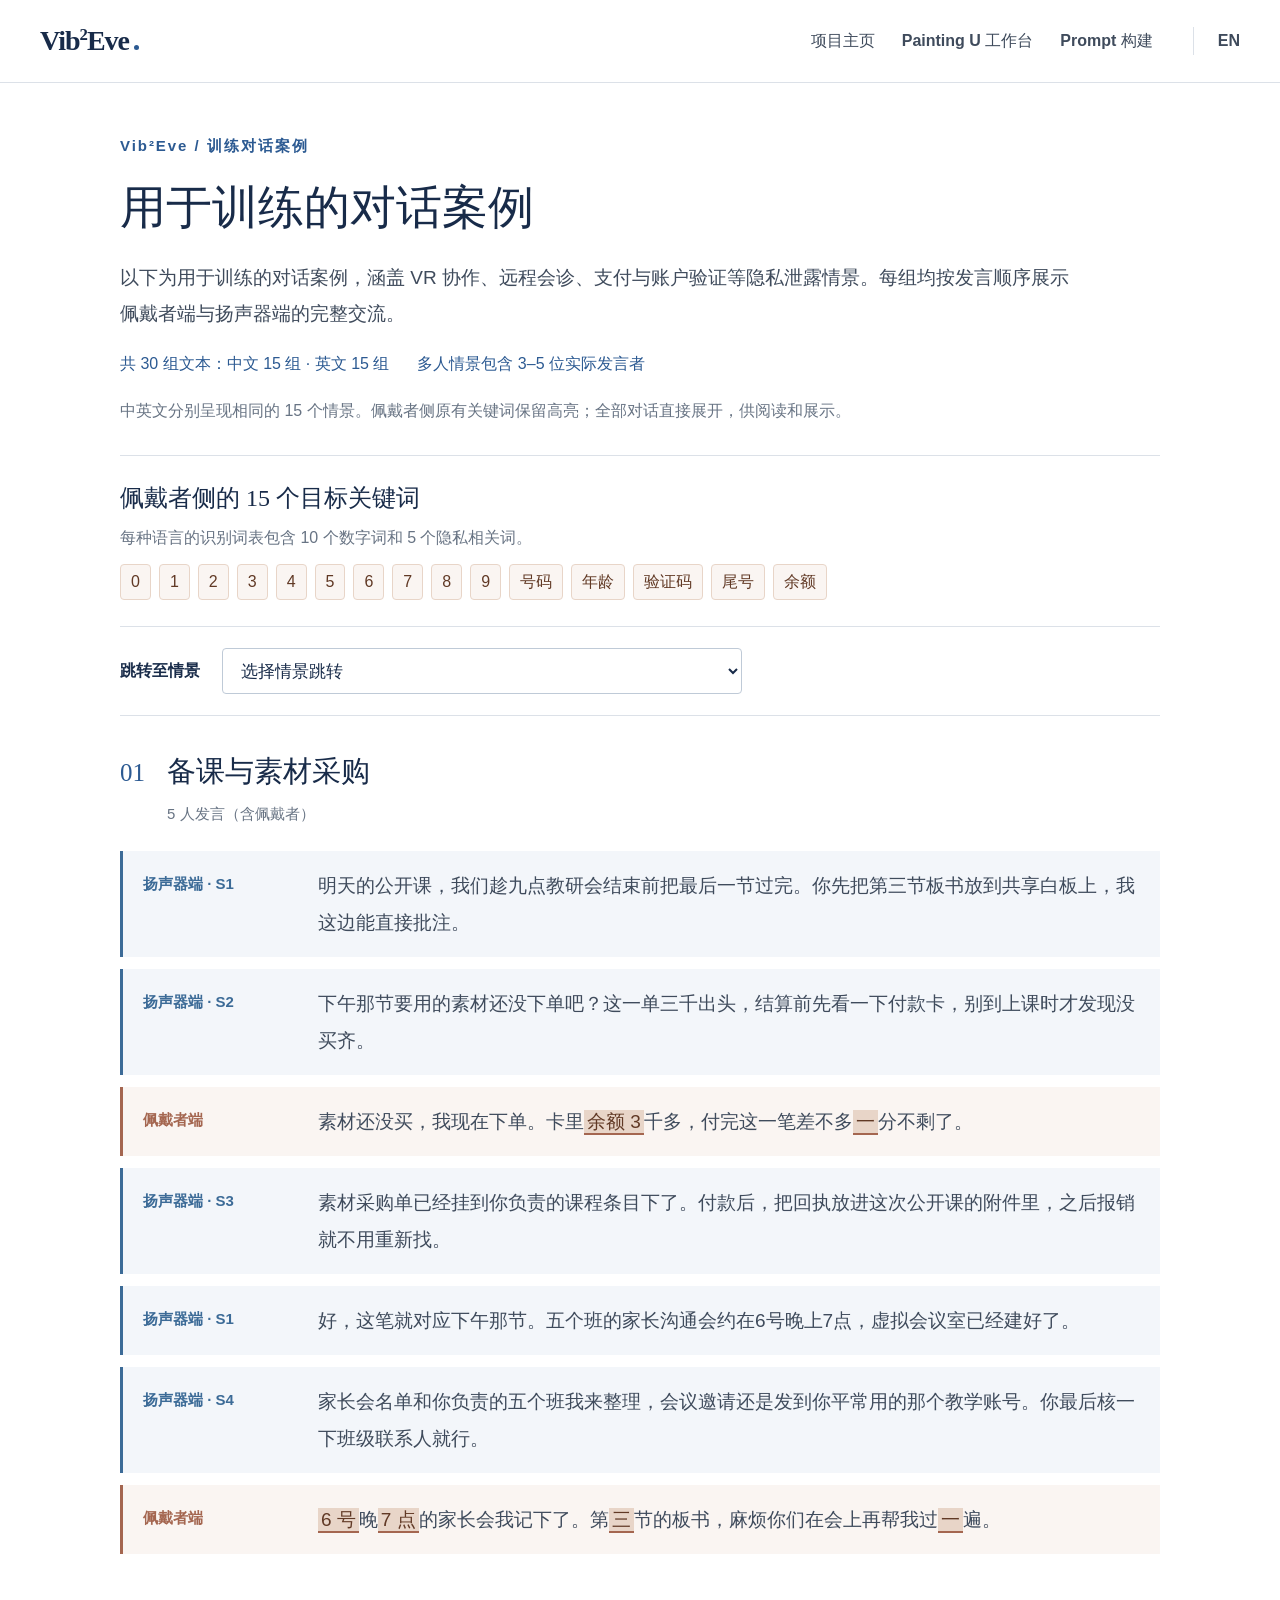
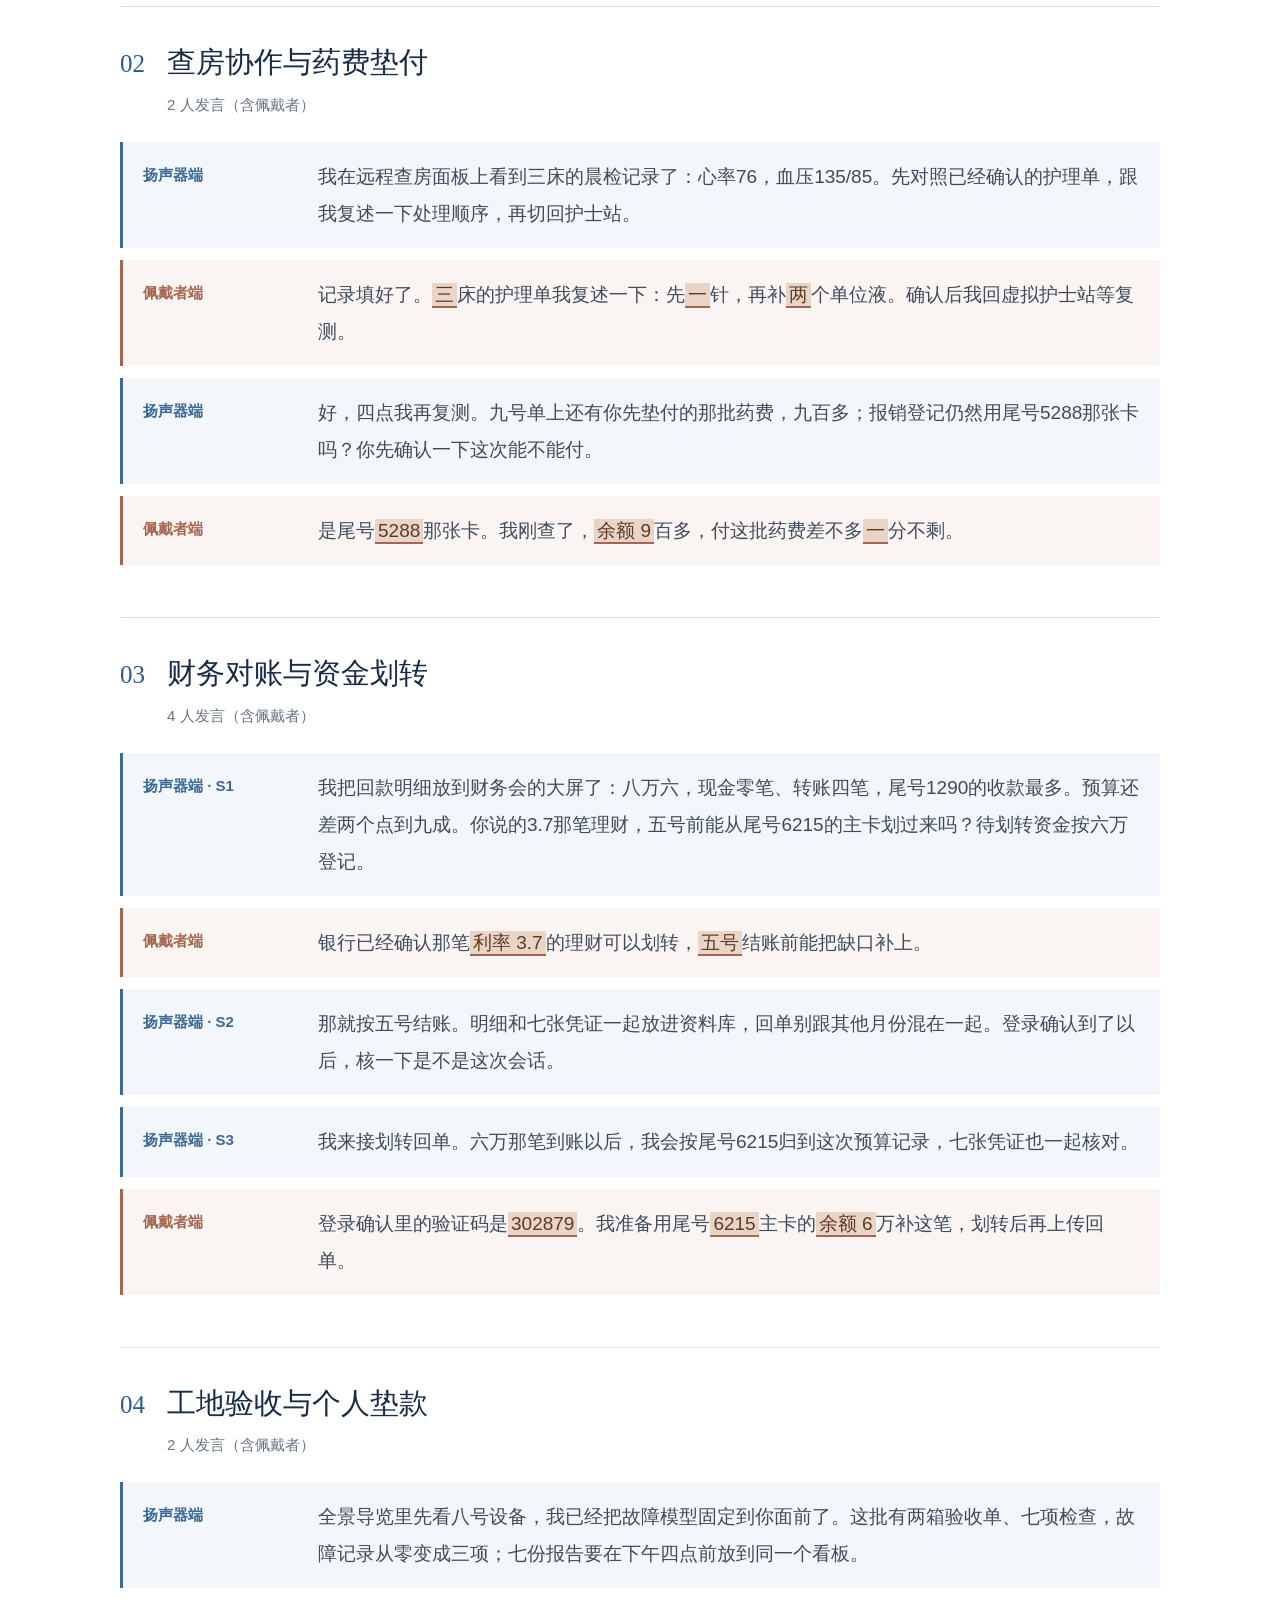
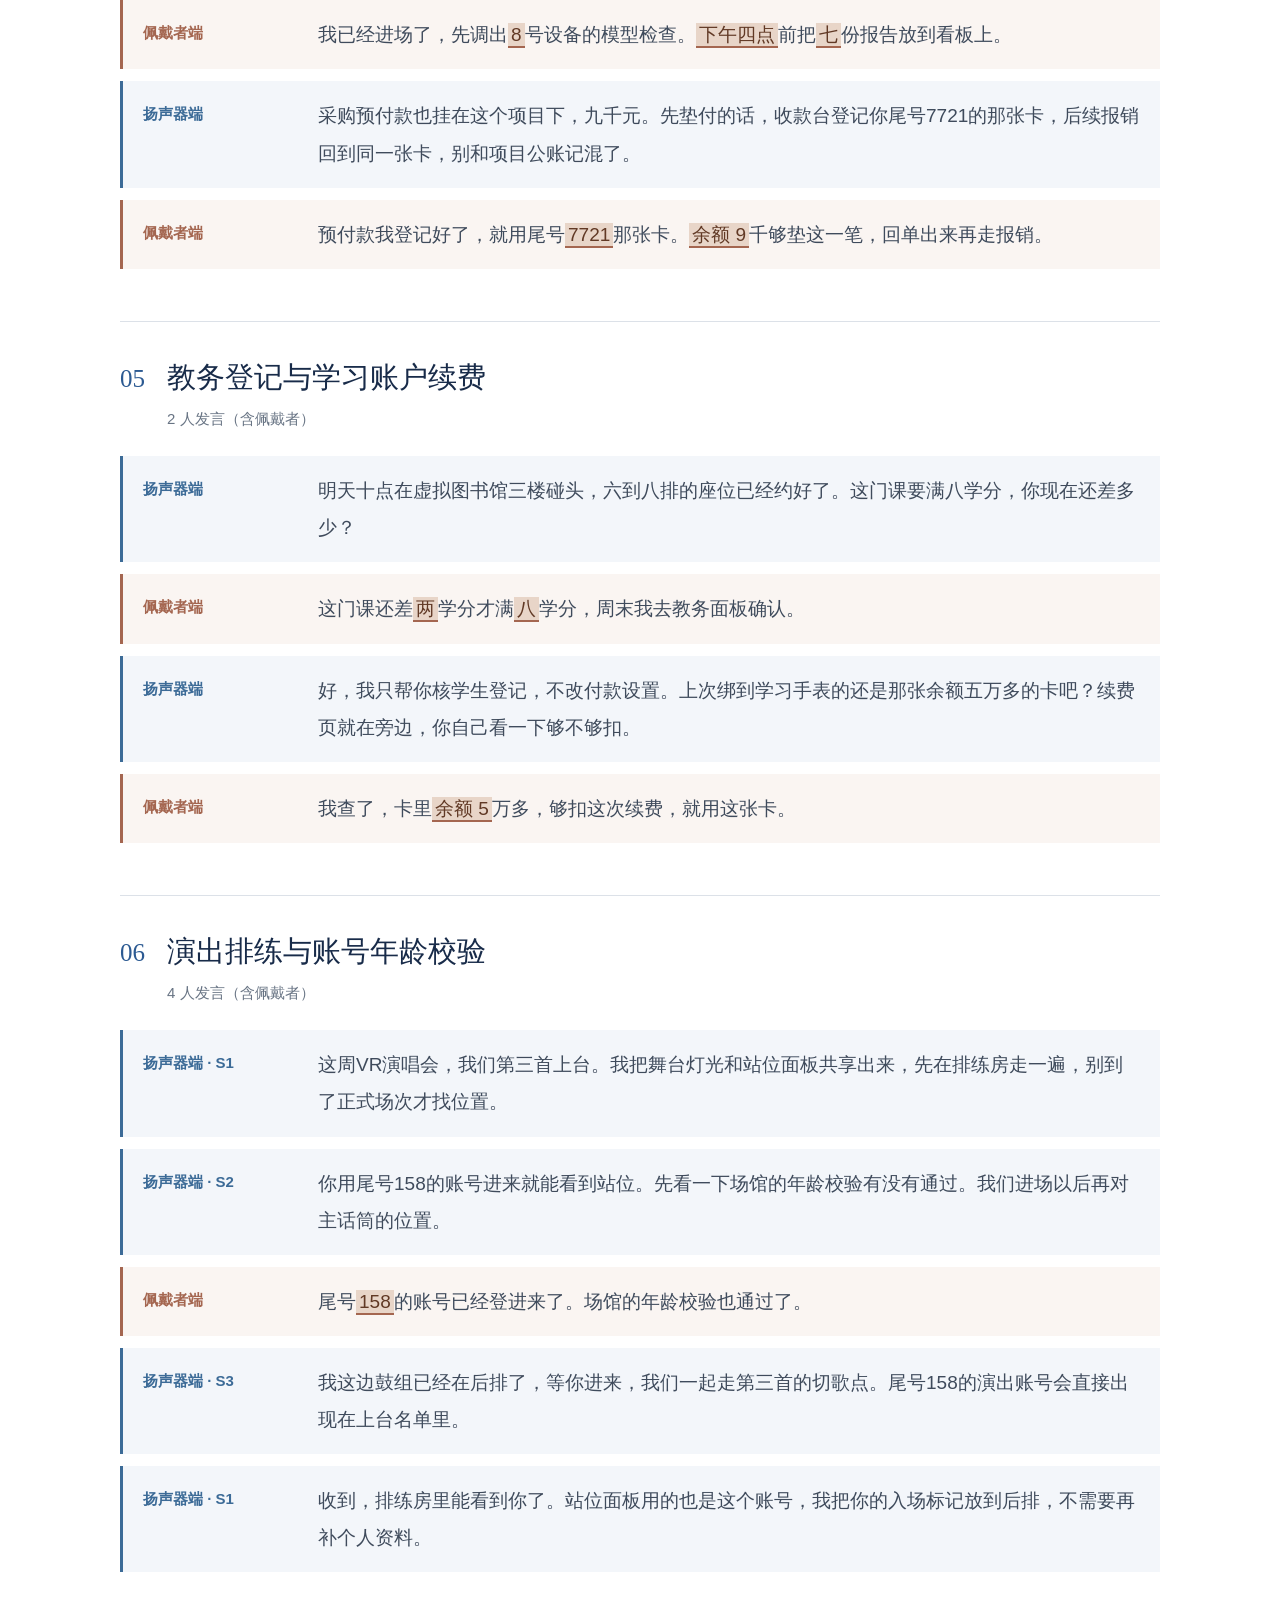
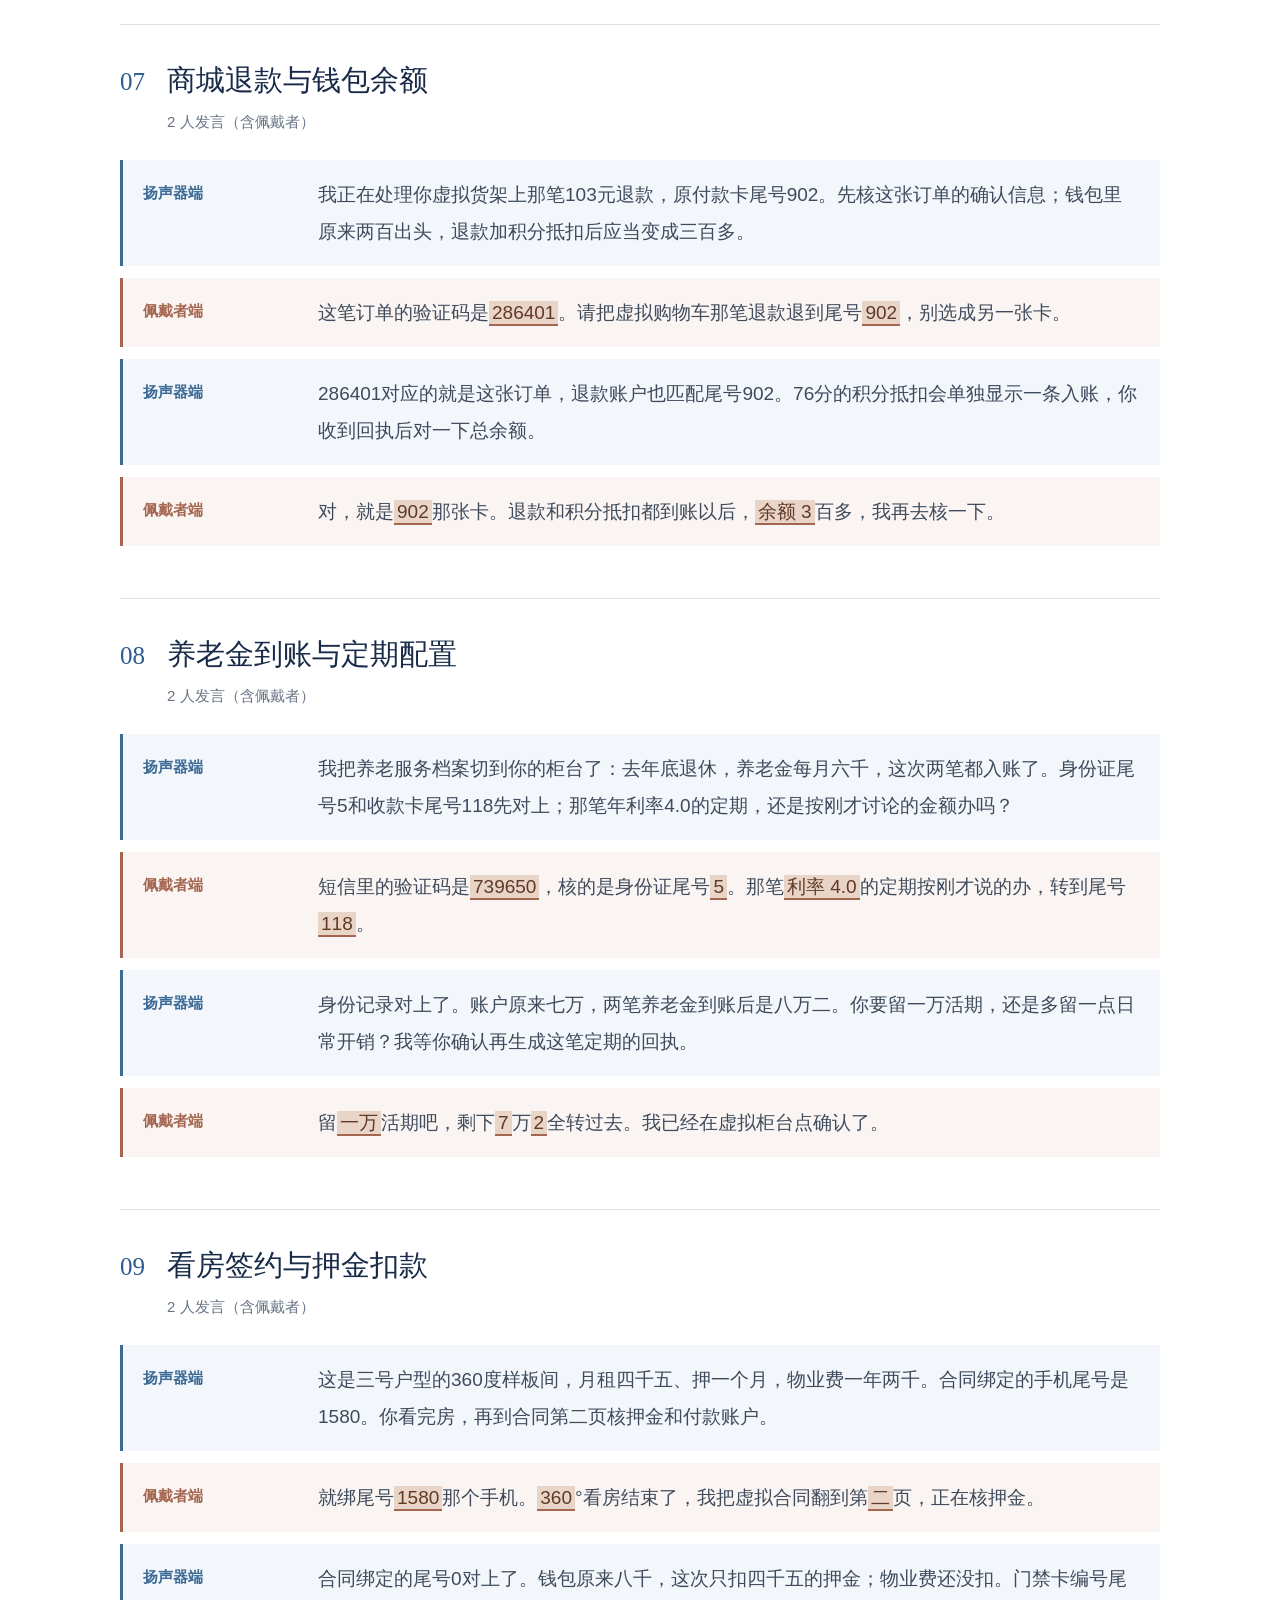
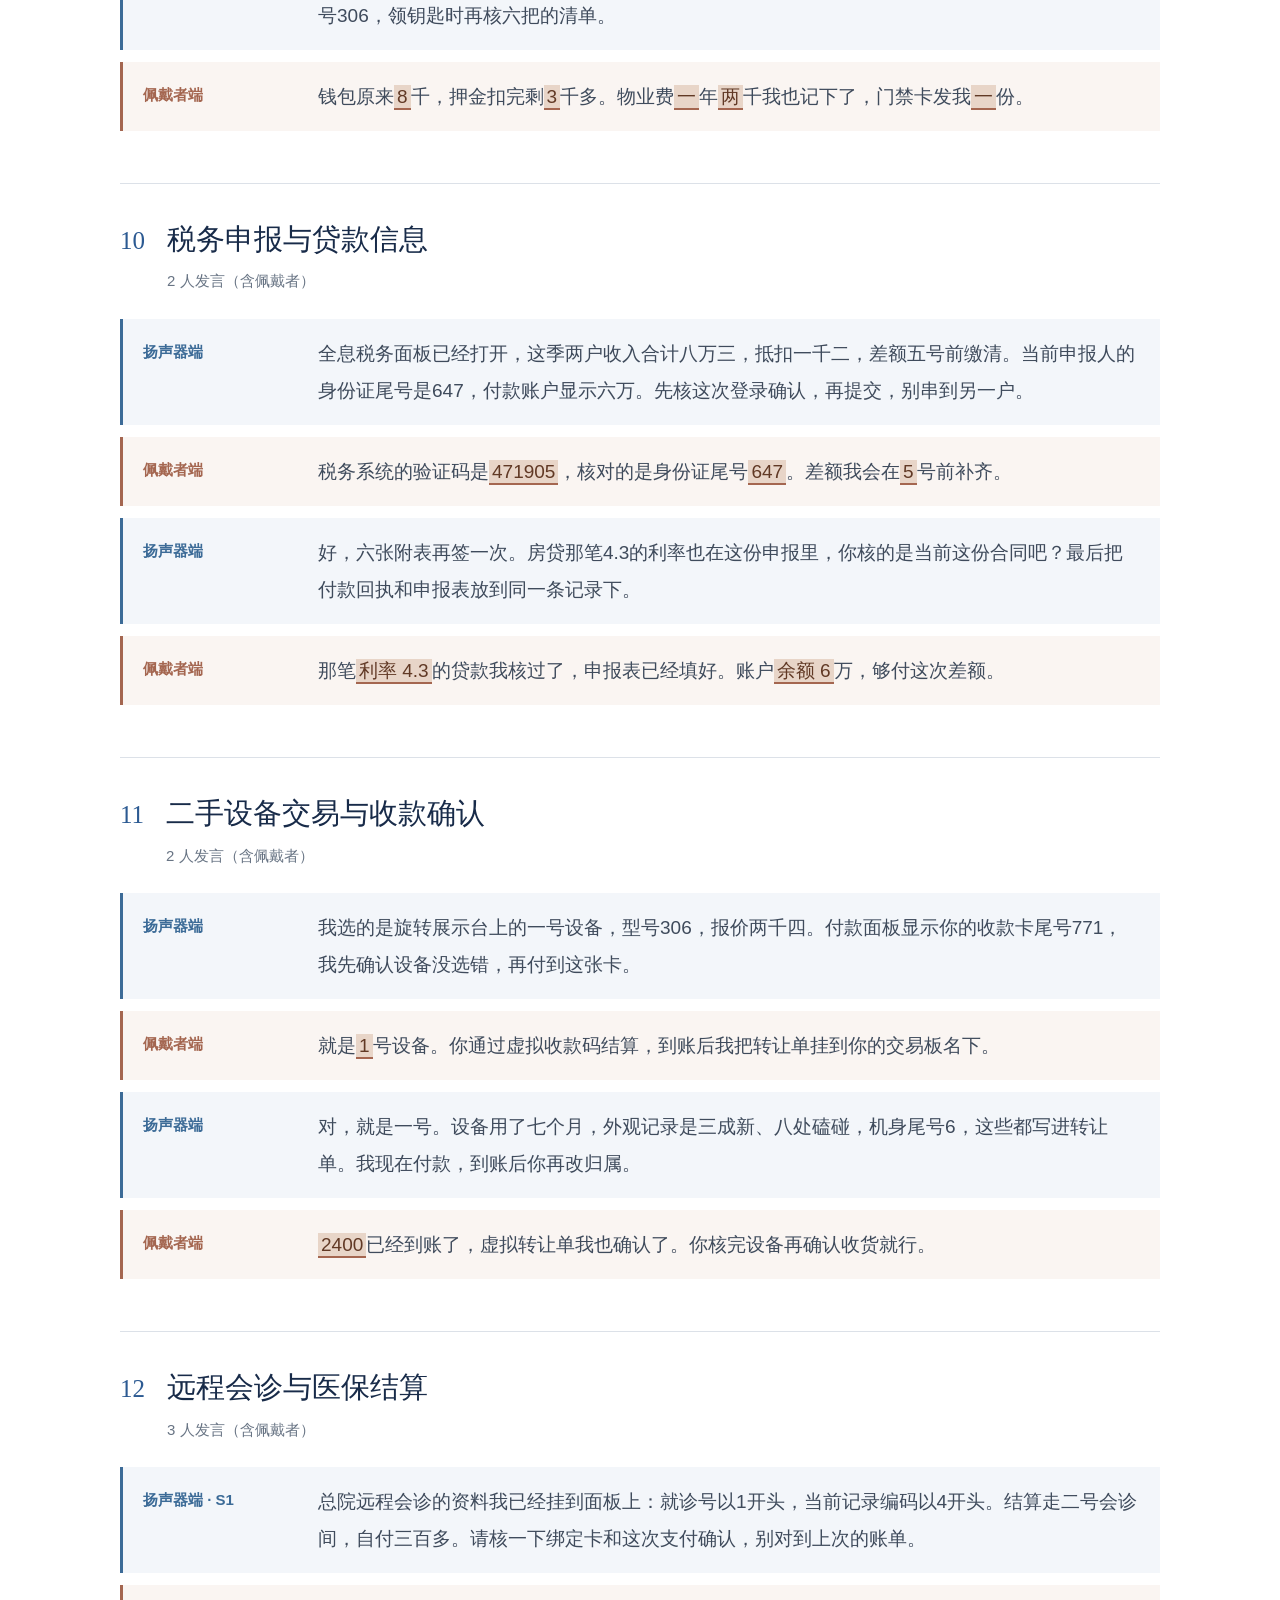
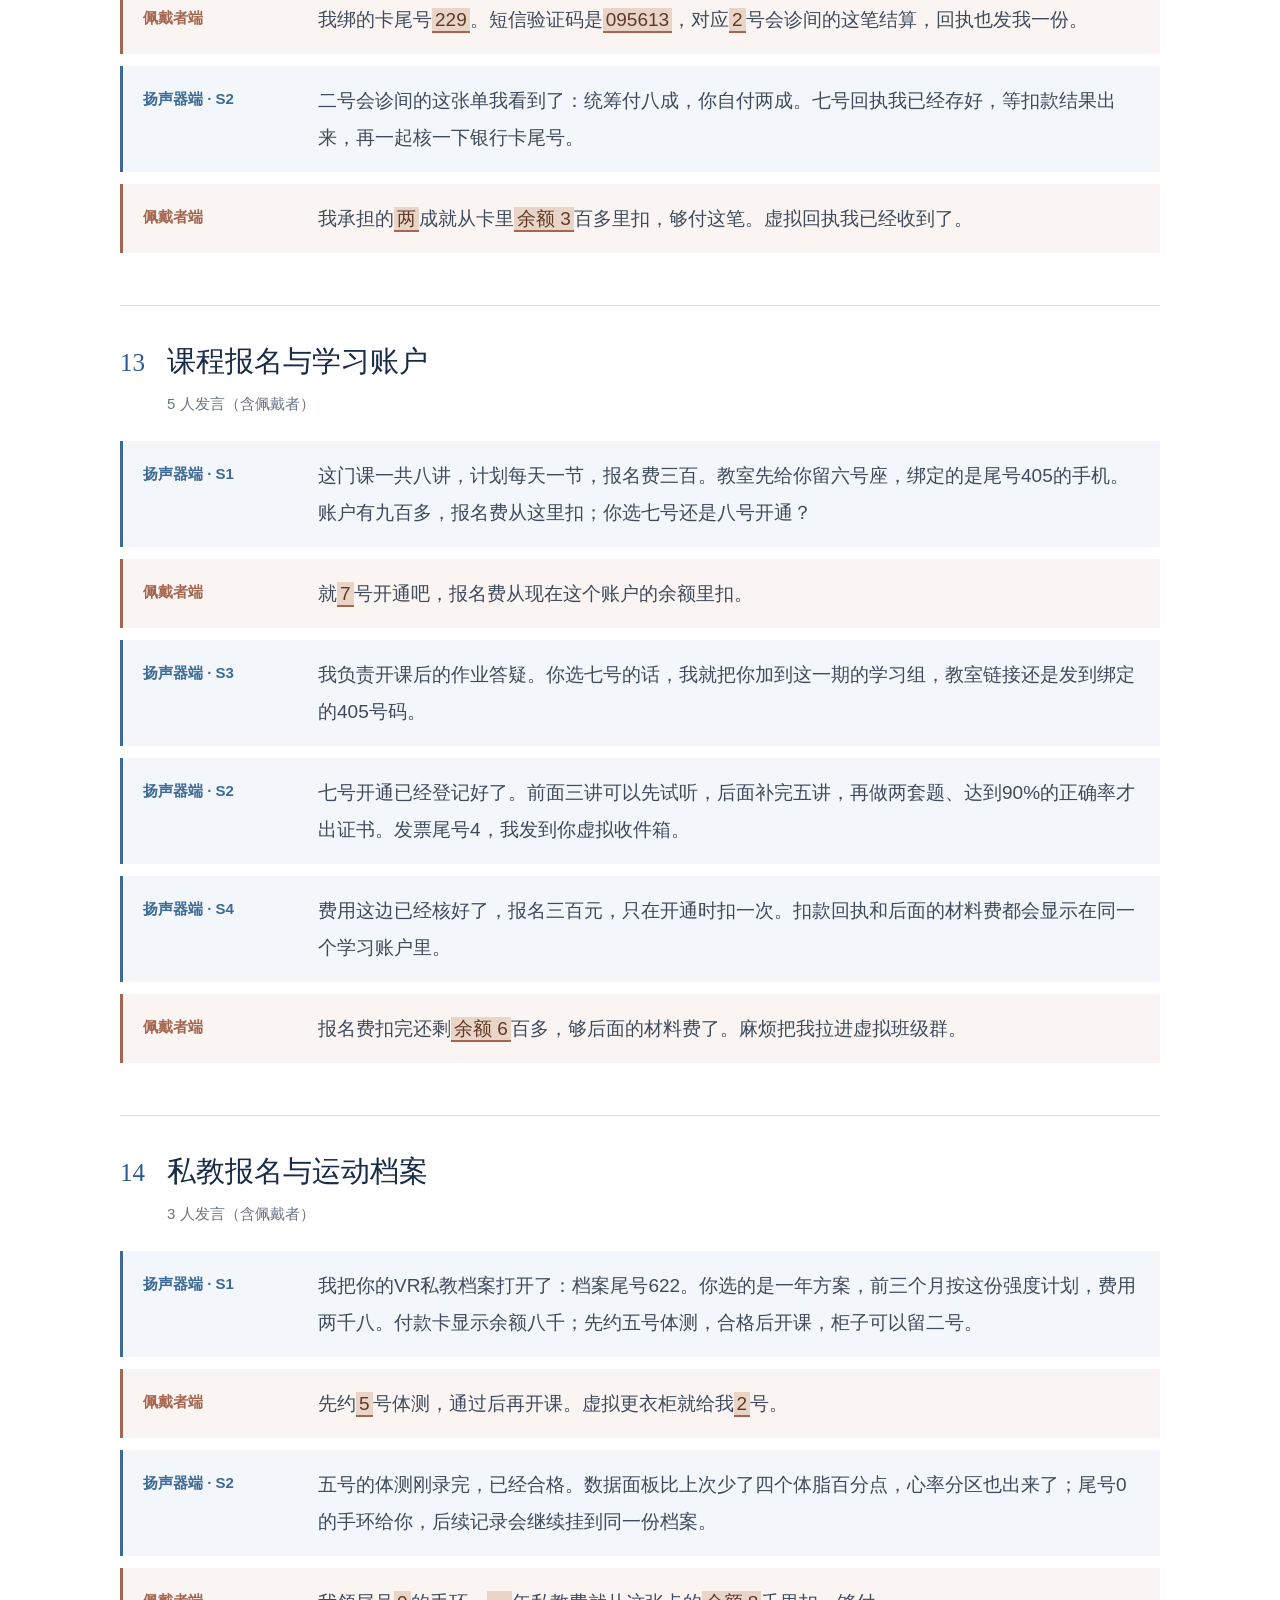
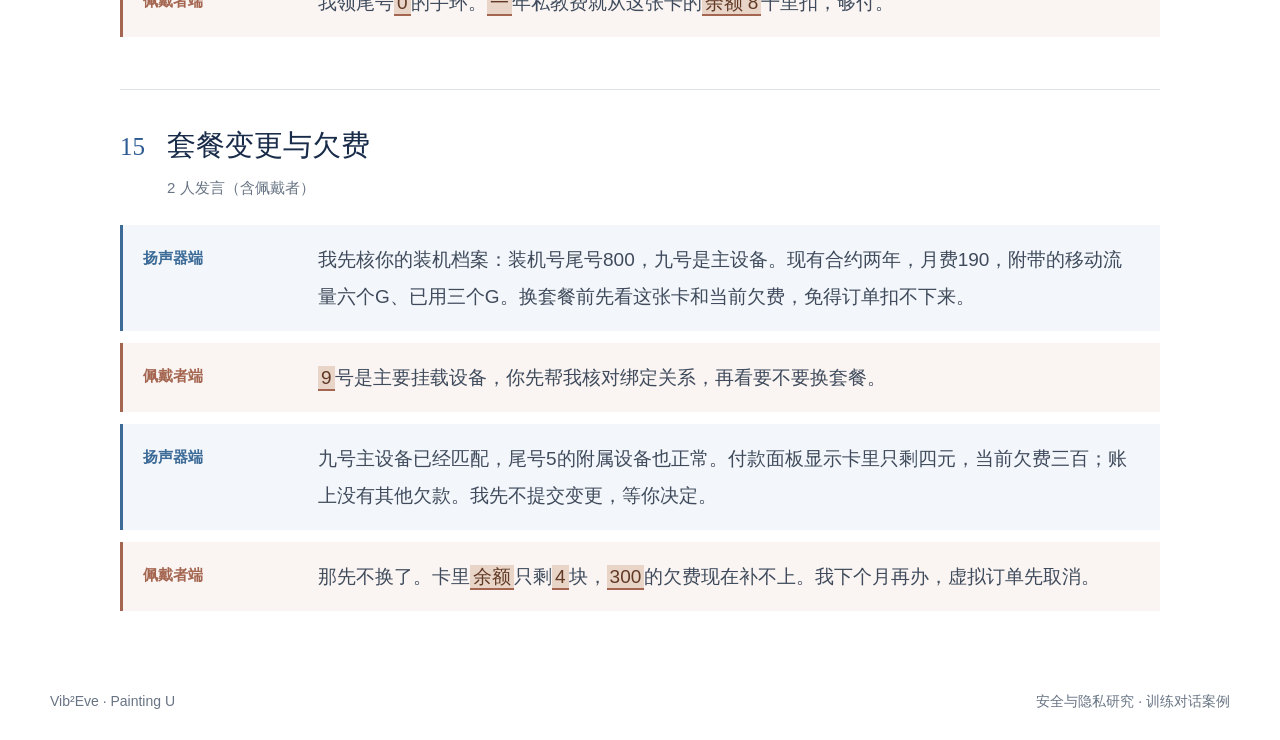
<file: cases.html>
<!doctype html>
<html lang="zh-CN">
<head>
<meta charset="utf-8"><meta name="viewport" content="width=device-width, initial-scale=1"><meta name="theme-color" content="#182b49">
<meta name="description" content="Vib²Eve 用于训练的对话案例：中文15组、英文15组，完整呈现佩戴者端和扬声器端的交流。">
<title>Vib²Eve · 训练对话案例</title>
<script>document.documentElement.lang=new URLSearchParams(location.search).get('lang')==='en'?'en':'zh-CN';</script>
<link rel="icon" href="favicon.svg" type="image/svg+xml"><link rel="stylesheet" href="site.css">
<style>
html[lang="zh-CN"] [data-dialogue-language="en"],html[lang="en"] [data-dialogue-language="zh"]{display:none}
.dialogue-page{max-width:1040px}.dialogue-intro{padding-block:52px 30px}.dialogue-intro h1{font:400 clamp(32px,4vw,46px)/1.4 var(--serif);letter-spacing:0;margin-bottom:20px}.dialogue-intro .lead{max-width:960px;font-size:19px;line-height:1.9}.dialogue-facts{display:flex;gap:12px 28px;flex-wrap:wrap;font-size:16px;color:var(--blue)}.dialogue-legend{font-size:16px;color:var(--muted);margin-top:19px;margin-bottom:0}.dialogue-jump{display:flex;gap:22px;align-items:center;padding-block:21px;border-top:1px solid var(--line)}.dialogue-jump label{font-size:16px;font-weight:600;color:var(--ink);white-space:nowrap}.jump-select{font:17px var(--sans);color:var(--ink);border:1px solid #bfcad7;border-radius:4px;padding:11px 14px;min-height:46px;width:min(520px,100%);background:white}.jump-select:focus-visible{outline:3px solid #83a8d2;outline-offset:3px}.dialogue-card{border-top:1px solid var(--line);padding:34px 0 40px;scroll-margin-top:28px}.dialogue-heading{display:flex;gap:22px;align-items:baseline;margin-bottom:24px}.dialogue-number{font:25px var(--serif);color:var(--blue)}.dialogue-heading h2{font:400 29px/1.5 var(--serif);letter-spacing:0;margin-bottom:7px}.participant-count{font-size:15px;color:var(--muted);margin:0}.dialogue-turn{display:grid;grid-template-columns:155px minmax(0,1fr);gap:20px;padding:16px 20px;margin-bottom:12px;border-left:3px solid var(--remote);background:#f3f6fa}.dialogue-turn.wearer{border-left-color:var(--wearer);background:#faf5f2}.turn-label{font-size:15px;font-weight:650;line-height:1.9;color:var(--remote);padding-top:3px}.wearer .turn-label{color:var(--wearer)}.turn-text{font-size:19px;line-height:1.95;margin:0;overflow-wrap:anywhere}.turn-text mark{background:#e8d5c8;color:#613925;padding:1px 3px;border-bottom:2px solid var(--wearer)}
@media(max-width:680px){.dialogue-intro{padding-top:33px}.dialogue-intro .lead{font-size:18px}.dialogue-jump{display:grid;gap:9px}.jump-select{width:100%;min-width:0}.dialogue-heading{gap:15px}.dialogue-heading h2{font-size:25px}.dialogue-turn{grid-template-columns:minmax(0,1fr);gap:5px;padding:14px 16px}.turn-text{font-size:18px}.dialogue-card{padding-block:27px 30px}}

.keyword-vocabulary{padding:24px 0 26px;border-top:1px solid var(--line)}
.keyword-vocabulary h2{font:400 24px/1.5 var(--serif);margin:0 0 8px}
.keyword-vocabulary p{font-size:16px;color:var(--muted);margin:0 0 12px}
.keyword-vocabulary ul{display:flex;flex-wrap:wrap;gap:8px;margin:0;padding:0;list-style:none}
.keyword-vocabulary li{padding:3px 10px;background:#faf5f2;color:#613925;border:1px solid #e8d5c8;border-radius:4px;font-size:16px}
</style>
</head><body>
<a data-zh="跳转到正文" data-en="Skip to content" class="skip-link" href="#main">跳转到正文</a><header class="masthead"><div class="nav-wrap"><a class="wordmark" id="homeBrand" href="zh.html" aria-label="Vib squared Eve">Vib<sup>2</sup>Eve<span class="wordmark-dot"></span></a><nav aria-label="Main navigation"><a data-zh="项目主页" data-en="Project homepage" id="homeLink" href="zh.html">项目主页</a><a data-zh="Painting U 工作台" data-en="Painting U workspace" id="workspaceLink" href="painting-u/zh.html">Painting U 工作台</a><a data-zh="Prompt 构建" data-en="Prompt construction" id="promptLink" href="prompt-zh.html">Prompt 构建</a></nav><div class="nav-end"><a class="language" id="dialogueLanguage" href="cases.html?lang=en" lang="en">EN</a></div></div></header><main class="container dialogue-page" id="main"><section class="dialogue-intro"><p data-zh="Vib²Eve / 训练对话案例" data-en="Vib²Eve / TRAINING DIALOGUE CASES" class="eyebrow">Vib²Eve / 训练对话案例</p><h1 data-zh="用于训练的对话案例" data-en="Dialogue cases used for training" >用于训练的对话案例</h1><p data-zh="以下为用于训练的对话案例，涵盖 VR 协作、远程会诊、支付与账户验证等隐私泄露情景。每组均按发言顺序展示佩戴者端与扬声器端的完整交流。" data-en="These dialogue cases are used for training and cover privacy leakage during VR collaboration, remote consultations, payments, and account verification. Each exchange presents the wearer and loudspeaker turns in speaking order." class="lead">以下为用于训练的对话案例，涵盖 VR 协作、远程会诊、支付与账户验证等隐私泄露情景。每组均按发言顺序展示佩戴者端与扬声器端的完整交流。</p><div class="dialogue-facts"><span data-zh="共 30 组文本：中文 15 组 · 英文 15 组" data-en="30 texts: 15 in Chinese · 15 in English" >共 30 组文本：中文 15 组 · 英文 15 组</span><span data-zh="多人情景包含 3–5 位实际发言者" data-en="Multi-party scenes include 3–5 actual speakers" >多人情景包含 3–5 位实际发言者</span></div><p data-zh="中英文分别呈现相同的 15 个情景。佩戴者侧原有关键词保留高亮；全部对话直接展开，供阅读和展示。" data-en="Chinese and English present the same 15 scenarios. Original wearer keywords remain highlighted, and all conversations are displayed in full." class="dialogue-legend">中英文分别呈现相同的 15 个情景。佩戴者侧原有关键词保留高亮；全部对话直接展开，供阅读和展示。</p></section>
<section class="keyword-vocabulary" aria-labelledby="keyword-title">
  <h2 id="keyword-title" data-zh="佩戴者侧的 15 个目标关键词" data-en="15 target keywords on the wearer side">佩戴者侧的 15 个目标关键词</h2>
  <p data-zh="每种语言的识别词表包含 10 个数字词和 5 个隐私相关词。" data-en="The recognition vocabulary for each language includes 10 number words and 5 privacy-related terms.">每种语言的识别词表包含 10 个数字词和 5 个隐私相关词。</p>
  <ul>
    <li data-zh="0" data-en="zero">0</li>
    <li data-zh="1" data-en="one">1</li>
    <li data-zh="2" data-en="two">2</li>
    <li data-zh="3" data-en="three">3</li>
    <li data-zh="4" data-en="four">4</li>
    <li data-zh="5" data-en="five">5</li>
    <li data-zh="6" data-en="six">6</li>
    <li data-zh="7" data-en="seven">7</li>
    <li data-zh="8" data-en="eight">8</li>
    <li data-zh="9" data-en="nine">9</li>
    <li data-zh="号码" data-en="number">号码</li>
    <li data-zh="年龄" data-en="age">年龄</li>
    <li data-zh="验证码" data-en="verification">验证码</li>
    <li data-zh="尾号" data-en="phone-number-suffix">尾号</li>
    <li data-zh="余额" data-en="balance">余额</li>
  </ul>
</section>
<section class="dialogue-language" data-dialogue-language="zh" lang="zh-CN"><div class="dialogue-jump"><label for="jump-zh">跳转至情景</label><select id="jump-zh" class="jump-select"><option value="">选择情景跳转</option><option value="dialogue-zh-01">01 · 备课与素材采购</option><option value="dialogue-zh-02">02 · 查房协作与药费垫付</option><option value="dialogue-zh-03">03 · 财务对账与资金划转</option><option value="dialogue-zh-04">04 · 工地验收与个人垫款</option><option value="dialogue-zh-05">05 · 教务登记与学习账户续费</option><option value="dialogue-zh-06">06 · 演出排练与账号年龄校验</option><option value="dialogue-zh-07">07 · 商城退款与钱包余额</option><option value="dialogue-zh-08">08 · 养老金到账与定期配置</option><option value="dialogue-zh-09">09 · 看房签约与押金扣款</option><option value="dialogue-zh-10">10 · 税务申报与贷款信息</option><option value="dialogue-zh-11">11 · 二手设备交易与收款确认</option><option value="dialogue-zh-12">12 · 远程会诊与医保结算</option><option value="dialogue-zh-13">13 · 课程报名与学习账户</option><option value="dialogue-zh-14">14 · 私教报名与运动档案</option><option value="dialogue-zh-15">15 · 套餐变更与欠费</option></select></div>
<article class="dialogue-card" id="dialogue-zh-01"><header class="dialogue-heading"><span class="dialogue-number">01</span><div><h2>备课与素材采购</h2><p class="participant-count">5 人发言（含佩戴者）</p></div></header>
<div class="dialogue-turn loudspeaker"><span class="turn-label">扬声器端 · S1</span><p class="turn-text">明天的公开课，我们趁九点教研会结束前把最后一节过完。你先把第三节板书放到共享白板上，我这边能直接批注。</p></div>
<div class="dialogue-turn loudspeaker"><span class="turn-label">扬声器端 · S2</span><p class="turn-text">下午那节要用的素材还没下单吧？这一单三千出头，结算前先看一下付款卡，别到上课时才发现没买齐。</p></div>
<div class="dialogue-turn wearer"><span class="turn-label">佩戴者端</span><p class="turn-text">素材还没买，我现在下单。卡里<mark>余额 3</mark>千多，付完这一笔差不多<mark>一</mark>分不剩了。</p></div>
<div class="dialogue-turn loudspeaker"><span class="turn-label">扬声器端 · S3</span><p class="turn-text">素材采购单已经挂到你负责的课程条目下了。付款后，把回执放进这次公开课的附件里，之后报销就不用重新找。</p></div>
<div class="dialogue-turn loudspeaker"><span class="turn-label">扬声器端 · S1</span><p class="turn-text">好，这笔就对应下午那节。五个班的家长沟通会约在6号晚上7点，虚拟会议室已经建好了。</p></div>
<div class="dialogue-turn loudspeaker"><span class="turn-label">扬声器端 · S4</span><p class="turn-text">家长会名单和你负责的五个班我来整理，会议邀请还是发到你平常用的那个教学账号。你最后核一下班级联系人就行。</p></div>
<div class="dialogue-turn wearer"><span class="turn-label">佩戴者端</span><p class="turn-text"><mark>6 号</mark>晚<mark>7 点</mark>的家长会我记下了。第<mark>三</mark>节的板书，麻烦你们在会上再帮我过<mark>一</mark>遍。</p></div>
</article>
<article class="dialogue-card" id="dialogue-zh-02"><header class="dialogue-heading"><span class="dialogue-number">02</span><div><h2>查房协作与药费垫付</h2><p class="participant-count">2 人发言（含佩戴者）</p></div></header>
<div class="dialogue-turn loudspeaker"><span class="turn-label">扬声器端</span><p class="turn-text">我在远程查房面板上看到三床的晨检记录了：心率76，血压135/85。先对照已经确认的护理单，跟我复述一下处理顺序，再切回护士站。</p></div>
<div class="dialogue-turn wearer"><span class="turn-label">佩戴者端</span><p class="turn-text">记录填好了。<mark>三</mark>床的护理单我复述一下：先<mark>一</mark>针，再补<mark>两</mark>个单位液。确认后我回虚拟护士站等复测。</p></div>
<div class="dialogue-turn loudspeaker"><span class="turn-label">扬声器端</span><p class="turn-text">好，四点我再复测。九号单上还有你先垫付的那批药费，九百多；报销登记仍然用尾号5288那张卡吗？你先确认一下这次能不能付。</p></div>
<div class="dialogue-turn wearer"><span class="turn-label">佩戴者端</span><p class="turn-text">是尾号<mark>5288</mark>那张卡。我刚查了，<mark>余额 9</mark>百多，付这批药费差不多<mark>一</mark>分不剩。</p></div>
</article>
<article class="dialogue-card" id="dialogue-zh-03"><header class="dialogue-heading"><span class="dialogue-number">03</span><div><h2>财务对账与资金划转</h2><p class="participant-count">4 人发言（含佩戴者）</p></div></header>
<div class="dialogue-turn loudspeaker"><span class="turn-label">扬声器端 · S1</span><p class="turn-text">我把回款明细放到财务会的大屏了：八万六，现金零笔、转账四笔，尾号1290的收款最多。预算还差两个点到九成。你说的3.7那笔理财，五号前能从尾号6215的主卡划过来吗？待划转资金按六万登记。</p></div>
<div class="dialogue-turn wearer"><span class="turn-label">佩戴者端</span><p class="turn-text">银行已经确认那笔<mark>利率 3.7</mark>的理财可以划转，<mark>五号</mark>结账前能把缺口补上。</p></div>
<div class="dialogue-turn loudspeaker"><span class="turn-label">扬声器端 · S2</span><p class="turn-text">那就按五号结账。明细和七张凭证一起放进资料库，回单别跟其他月份混在一起。登录确认到了以后，核一下是不是这次会话。</p></div>
<div class="dialogue-turn loudspeaker"><span class="turn-label">扬声器端 · S3</span><p class="turn-text">我来接划转回单。六万那笔到账以后，我会按尾号6215归到这次预算记录，七张凭证也一起核对。</p></div>
<div class="dialogue-turn wearer"><span class="turn-label">佩戴者端</span><p class="turn-text">登录确认里的验证码是<mark>302879</mark>。我准备用尾号<mark>6215</mark>主卡的<mark>余额 6</mark>万补这笔，划转后再上传回单。</p></div>
</article>
<article class="dialogue-card" id="dialogue-zh-04"><header class="dialogue-heading"><span class="dialogue-number">04</span><div><h2>工地验收与个人垫款</h2><p class="participant-count">2 人发言（含佩戴者）</p></div></header>
<div class="dialogue-turn loudspeaker"><span class="turn-label">扬声器端</span><p class="turn-text">全景导览里先看八号设备，我已经把故障模型固定到你面前了。这批有两箱验收单、七项检查，故障记录从零变成三项；七份报告要在下午四点前放到同一个看板。</p></div>
<div class="dialogue-turn wearer"><span class="turn-label">佩戴者端</span><p class="turn-text">我已经进场了，先调出<mark>8</mark>号设备的模型检查。<mark>下午四点</mark>前把<mark>七</mark>份报告放到看板上。</p></div>
<div class="dialogue-turn loudspeaker"><span class="turn-label">扬声器端</span><p class="turn-text">采购预付款也挂在这个项目下，九千元。先垫付的话，收款台登记你尾号7721的那张卡，后续报销回到同一张卡，别和项目公账记混了。</p></div>
<div class="dialogue-turn wearer"><span class="turn-label">佩戴者端</span><p class="turn-text">预付款我登记好了，就用尾号<mark>7721</mark>那张卡。<mark>余额 9</mark>千够垫这一笔，回单出来再走报销。</p></div>
</article>
<article class="dialogue-card" id="dialogue-zh-05"><header class="dialogue-heading"><span class="dialogue-number">05</span><div><h2>教务登记与学习账户续费</h2><p class="participant-count">2 人发言（含佩戴者）</p></div></header>
<div class="dialogue-turn loudspeaker"><span class="turn-label">扬声器端</span><p class="turn-text">明天十点在虚拟图书馆三楼碰头，六到八排的座位已经约好了。这门课要满八学分，你现在还差多少？</p></div>
<div class="dialogue-turn wearer"><span class="turn-label">佩戴者端</span><p class="turn-text">这门课还差<mark>两</mark>学分才满<mark>八</mark>学分，周末我去教务面板确认。</p></div>
<div class="dialogue-turn loudspeaker"><span class="turn-label">扬声器端</span><p class="turn-text">好，我只帮你核学生登记，不改付款设置。上次绑到学习手表的还是那张余额五万多的卡吧？续费页就在旁边，你自己看一下够不够扣。</p></div>
<div class="dialogue-turn wearer"><span class="turn-label">佩戴者端</span><p class="turn-text">我查了，卡里<mark>余额 5</mark>万多，够扣这次续费，就用这张卡。</p></div>
</article>
<article class="dialogue-card" id="dialogue-zh-06"><header class="dialogue-heading"><span class="dialogue-number">06</span><div><h2>演出排练与账号年龄校验</h2><p class="participant-count">4 人发言（含佩戴者）</p></div></header>
<div class="dialogue-turn loudspeaker"><span class="turn-label">扬声器端 · S1</span><p class="turn-text">这周VR演唱会，我们第三首上台。我把舞台灯光和站位面板共享出来，先在排练房走一遍，别到了正式场次才找位置。</p></div>
<div class="dialogue-turn loudspeaker"><span class="turn-label">扬声器端 · S2</span><p class="turn-text">你用尾号158的账号进来就能看到站位。先看一下场馆的年龄校验有没有通过。我们进场以后再对主话筒的位置。</p></div>
<div class="dialogue-turn wearer"><span class="turn-label">佩戴者端</span><p class="turn-text">尾号<mark>158</mark>的账号已经登进来了。场馆的年龄校验也通过了。</p></div>
<div class="dialogue-turn loudspeaker"><span class="turn-label">扬声器端 · S3</span><p class="turn-text">我这边鼓组已经在后排了，等你进来，我们一起走第三首的切歌点。尾号158的演出账号会直接出现在上台名单里。</p></div>
<div class="dialogue-turn loudspeaker"><span class="turn-label">扬声器端 · S1</span><p class="turn-text">收到，排练房里能看到你了。站位面板用的也是这个账号，我把你的入场标记放到后排，不需要再补个人资料。</p></div>
</article>
<article class="dialogue-card" id="dialogue-zh-07"><header class="dialogue-heading"><span class="dialogue-number">07</span><div><h2>商城退款与钱包余额</h2><p class="participant-count">2 人发言（含佩戴者）</p></div></header>
<div class="dialogue-turn loudspeaker"><span class="turn-label">扬声器端</span><p class="turn-text">我正在处理你虚拟货架上那笔103元退款，原付款卡尾号902。先核这张订单的确认信息；钱包里原来两百出头，退款加积分抵扣后应当变成三百多。</p></div>
<div class="dialogue-turn wearer"><span class="turn-label">佩戴者端</span><p class="turn-text">这笔订单的验证码是<mark>286401</mark>。请把虚拟购物车那笔退款退到尾号<mark>902</mark>，别选成另一张卡。</p></div>
<div class="dialogue-turn loudspeaker"><span class="turn-label">扬声器端</span><p class="turn-text">286401对应的就是这张订单，退款账户也匹配尾号902。76分的积分抵扣会单独显示一条入账，你收到回执后对一下总余额。</p></div>
<div class="dialogue-turn wearer"><span class="turn-label">佩戴者端</span><p class="turn-text">对，就是<mark>902</mark>那张卡。退款和积分抵扣都到账以后，<mark>余额 3</mark>百多，我再去核一下。</p></div>
</article>
<article class="dialogue-card" id="dialogue-zh-08"><header class="dialogue-heading"><span class="dialogue-number">08</span><div><h2>养老金到账与定期配置</h2><p class="participant-count">2 人发言（含佩戴者）</p></div></header>
<div class="dialogue-turn loudspeaker"><span class="turn-label">扬声器端</span><p class="turn-text">我把养老服务档案切到你的柜台了：去年底退休，养老金每月六千，这次两笔都入账了。身份证尾号5和收款卡尾号118先对上；那笔年利率4.0的定期，还是按刚才讨论的金额办吗？</p></div>
<div class="dialogue-turn wearer"><span class="turn-label">佩戴者端</span><p class="turn-text">短信里的验证码是<mark>739650</mark>，核的是身份证尾号<mark>5</mark>。那笔<mark>利率 4.0</mark>的定期按刚才说的办，转到尾号<mark>118</mark>。</p></div>
<div class="dialogue-turn loudspeaker"><span class="turn-label">扬声器端</span><p class="turn-text">身份记录对上了。账户原来七万，两笔养老金到账后是八万二。你要留一万活期，还是多留一点日常开销？我等你确认再生成这笔定期的回执。</p></div>
<div class="dialogue-turn wearer"><span class="turn-label">佩戴者端</span><p class="turn-text">留<mark>一万</mark>活期吧，剩下<mark>7</mark>万<mark>2</mark>全转过去。我已经在虚拟柜台点确认了。</p></div>
</article>
<article class="dialogue-card" id="dialogue-zh-09"><header class="dialogue-heading"><span class="dialogue-number">09</span><div><h2>看房签约与押金扣款</h2><p class="participant-count">2 人发言（含佩戴者）</p></div></header>
<div class="dialogue-turn loudspeaker"><span class="turn-label">扬声器端</span><p class="turn-text">这是三号户型的360度样板间，月租四千五、押一个月，物业费一年两千。合同绑定的手机尾号是1580。你看完房，再到合同第二页核押金和付款账户。</p></div>
<div class="dialogue-turn wearer"><span class="turn-label">佩戴者端</span><p class="turn-text">就绑尾号<mark>1580</mark>那个手机。<mark>360</mark>°看房结束了，我把虚拟合同翻到第<mark>二</mark>页，正在核押金。</p></div>
<div class="dialogue-turn loudspeaker"><span class="turn-label">扬声器端</span><p class="turn-text">合同绑定的尾号0对上了。钱包原来八千，这次只扣四千五的押金；物业费还没扣。门禁卡编号尾号306，领钥匙时再核六把的清单。</p></div>
<div class="dialogue-turn wearer"><span class="turn-label">佩戴者端</span><p class="turn-text">钱包原来<mark>8</mark>千，押金扣完剩<mark>3</mark>千多。物业费<mark>一</mark>年<mark>两</mark>千我也记下了，门禁卡发我<mark>一</mark>份。</p></div>
</article>
<article class="dialogue-card" id="dialogue-zh-10"><header class="dialogue-heading"><span class="dialogue-number">10</span><div><h2>税务申报与贷款信息</h2><p class="participant-count">2 人发言（含佩戴者）</p></div></header>
<div class="dialogue-turn loudspeaker"><span class="turn-label">扬声器端</span><p class="turn-text">全息税务面板已经打开，这季两户收入合计八万三，抵扣一千二，差额五号前缴清。当前申报人的身份证尾号是647，付款账户显示六万。先核这次登录确认，再提交，别串到另一户。</p></div>
<div class="dialogue-turn wearer"><span class="turn-label">佩戴者端</span><p class="turn-text">税务系统的验证码是<mark>471905</mark>，核对的是身份证尾号<mark>647</mark>。差额我会在<mark>5</mark>号前补齐。</p></div>
<div class="dialogue-turn loudspeaker"><span class="turn-label">扬声器端</span><p class="turn-text">好，六张附表再签一次。房贷那笔4.3的利率也在这份申报里，你核的是当前这份合同吧？最后把付款回执和申报表放到同一条记录下。</p></div>
<div class="dialogue-turn wearer"><span class="turn-label">佩戴者端</span><p class="turn-text">那笔<mark>利率 4.3</mark>的贷款我核过了，申报表已经填好。账户<mark>余额 6</mark>万，够付这次差额。</p></div>
</article>
<article class="dialogue-card" id="dialogue-zh-11"><header class="dialogue-heading"><span class="dialogue-number">11</span><div><h2>二手设备交易与收款确认</h2><p class="participant-count">2 人发言（含佩戴者）</p></div></header>
<div class="dialogue-turn loudspeaker"><span class="turn-label">扬声器端</span><p class="turn-text">我选的是旋转展示台上的一号设备，型号306，报价两千四。付款面板显示你的收款卡尾号771，我先确认设备没选错，再付到这张卡。</p></div>
<div class="dialogue-turn wearer"><span class="turn-label">佩戴者端</span><p class="turn-text">就是<mark>1</mark>号设备。你通过虚拟收款码结算，到账后我把转让单挂到你的交易板名下。</p></div>
<div class="dialogue-turn loudspeaker"><span class="turn-label">扬声器端</span><p class="turn-text">对，就是一号。设备用了七个月，外观记录是三成新、八处磕碰，机身尾号6，这些都写进转让单。我现在付款，到账后你再改归属。</p></div>
<div class="dialogue-turn wearer"><span class="turn-label">佩戴者端</span><p class="turn-text"><mark>2400</mark>已经到账了，虚拟转让单我也确认了。你核完设备再确认收货就行。</p></div>
</article>
<article class="dialogue-card" id="dialogue-zh-12"><header class="dialogue-heading"><span class="dialogue-number">12</span><div><h2>远程会诊与医保结算</h2><p class="participant-count">3 人发言（含佩戴者）</p></div></header>
<div class="dialogue-turn loudspeaker"><span class="turn-label">扬声器端 · S1</span><p class="turn-text">总院远程会诊的资料我已经挂到面板上：就诊号以1开头，当前记录编码以4开头。结算走二号会诊间，自付三百多。请核一下绑定卡和这次支付确认，别对到上次的账单。</p></div>
<div class="dialogue-turn wearer"><span class="turn-label">佩戴者端</span><p class="turn-text">我绑的卡尾号<mark>229</mark>。短信验证码是<mark>095613</mark>，对应<mark>2</mark>号会诊间的这笔结算，回执也发我一份。</p></div>
<div class="dialogue-turn loudspeaker"><span class="turn-label">扬声器端 · S2</span><p class="turn-text">二号会诊间的这张单我看到了：统筹付八成，你自付两成。七号回执我已经存好，等扣款结果出来，再一起核一下银行卡尾号。</p></div>
<div class="dialogue-turn wearer"><span class="turn-label">佩戴者端</span><p class="turn-text">我承担的<mark>两</mark>成就从卡里<mark>余额 3</mark>百多里扣，够付这笔。虚拟回执我已经收到了。</p></div>
</article>
<article class="dialogue-card" id="dialogue-zh-13"><header class="dialogue-heading"><span class="dialogue-number">13</span><div><h2>课程报名与学习账户</h2><p class="participant-count">5 人发言（含佩戴者）</p></div></header>
<div class="dialogue-turn loudspeaker"><span class="turn-label">扬声器端 · S1</span><p class="turn-text">这门课一共八讲，计划每天一节，报名费三百。教室先给你留六号座，绑定的是尾号405的手机。账户有九百多，报名费从这里扣；你选七号还是八号开通？</p></div>
<div class="dialogue-turn wearer"><span class="turn-label">佩戴者端</span><p class="turn-text">就<mark>7</mark>号开通吧，报名费从现在这个账户的余额里扣。</p></div>
<div class="dialogue-turn loudspeaker"><span class="turn-label">扬声器端 · S3</span><p class="turn-text">我负责开课后的作业答疑。你选七号的话，我就把你加到这一期的学习组，教室链接还是发到绑定的405号码。</p></div>
<div class="dialogue-turn loudspeaker"><span class="turn-label">扬声器端 · S2</span><p class="turn-text">七号开通已经登记好了。前面三讲可以先试听，后面补完五讲，再做两套题、达到90%的正确率才出证书。发票尾号4，我发到你虚拟收件箱。</p></div>
<div class="dialogue-turn loudspeaker"><span class="turn-label">扬声器端 · S4</span><p class="turn-text">费用这边已经核好了，报名三百元，只在开通时扣一次。扣款回执和后面的材料费都会显示在同一个学习账户里。</p></div>
<div class="dialogue-turn wearer"><span class="turn-label">佩戴者端</span><p class="turn-text">报名费扣完还剩<mark>余额 6</mark>百多，够后面的材料费了。麻烦把我拉进虚拟班级群。</p></div>
</article>
<article class="dialogue-card" id="dialogue-zh-14"><header class="dialogue-heading"><span class="dialogue-number">14</span><div><h2>私教报名与运动档案</h2><p class="participant-count">3 人发言（含佩戴者）</p></div></header>
<div class="dialogue-turn loudspeaker"><span class="turn-label">扬声器端 · S1</span><p class="turn-text">我把你的VR私教档案打开了：档案尾号622。你选的是一年方案，前三个月按这份强度计划，费用两千八。付款卡显示余额八千；先约五号体测，合格后开课，柜子可以留二号。</p></div>
<div class="dialogue-turn wearer"><span class="turn-label">佩戴者端</span><p class="turn-text">先约<mark>5</mark>号体测，通过后再开课。虚拟更衣柜就给我<mark>2</mark>号。</p></div>
<div class="dialogue-turn loudspeaker"><span class="turn-label">扬声器端 · S2</span><p class="turn-text">五号的体测刚录完，已经合格。数据面板比上次少了四个体脂百分点，心率分区也出来了；尾号0的手环给你，后续记录会继续挂到同一份档案。</p></div>
<div class="dialogue-turn wearer"><span class="turn-label">佩戴者端</span><p class="turn-text">我领尾号<mark>0</mark>的手环。<mark>一</mark>年私教费就从这张卡的<mark>余额 8</mark>千里扣，够付。</p></div>
</article>
<article class="dialogue-card" id="dialogue-zh-15"><header class="dialogue-heading"><span class="dialogue-number">15</span><div><h2>套餐变更与欠费</h2><p class="participant-count">2 人发言（含佩戴者）</p></div></header>
<div class="dialogue-turn loudspeaker"><span class="turn-label">扬声器端</span><p class="turn-text">我先核你的装机档案：装机号尾号800，九号是主设备。现有合约两年，月费190，附带的移动流量六个G、已用三个G。换套餐前先看这张卡和当前欠费，免得订单扣不下来。</p></div>
<div class="dialogue-turn wearer"><span class="turn-label">佩戴者端</span><p class="turn-text"><mark>9</mark>号是主要挂载设备，你先帮我核对绑定关系，再看要不要换套餐。</p></div>
<div class="dialogue-turn loudspeaker"><span class="turn-label">扬声器端</span><p class="turn-text">九号主设备已经匹配，尾号5的附属设备也正常。付款面板显示卡里只剩四元，当前欠费三百；账上没有其他欠款。我先不提交变更，等你决定。</p></div>
<div class="dialogue-turn wearer"><span class="turn-label">佩戴者端</span><p class="turn-text">那先不换了。卡里<mark>余额</mark>只剩<mark>4</mark>块，<mark>300</mark>的欠费现在补不上。我下个月再办，虚拟订单先取消。</p></div>
</article>
</section>
<section class="dialogue-language" data-dialogue-language="en" lang="en"><div class="dialogue-jump"><label for="jump-en">Jump to a conversation</label><select id="jump-en" class="jump-select"><option value="">Choose a conversation</option><option value="dialogue-en-01">01 · Lesson planning and asset purchase</option><option value="dialogue-en-02">02 · Ward coordination and a medication advance</option><option value="dialogue-en-03">03 · Reconciliation and a funds transfer</option><option value="dialogue-en-04">04 · Site acceptance and an employee advance</option><option value="dialogue-en-05">05 · Academic registration and account renewal</option><option value="dialogue-en-06">06 · Concert rehearsal and an account age gate</option><option value="dialogue-en-07">07 · A store refund and wallet balance</option><option value="dialogue-en-08">08 · Pension receipts and a term deposit</option><option value="dialogue-en-09">09 · A home viewing and deposit payment</option><option value="dialogue-en-10">10 · Tax filing and loan information</option><option value="dialogue-en-11">11 · A second-hand sale and payment receipt</option><option value="dialogue-en-12">12 · Remote consultation and insurance payment</option><option value="dialogue-en-13">13 · Course registration and a learning account</option><option value="dialogue-en-14">14 · Training enrollment and a fitness record</option><option value="dialogue-en-15">15 · A package change and an overdue bill</option></select></div>
<article class="dialogue-card" id="dialogue-en-01"><header class="dialogue-heading"><span class="dialogue-number">01</span><div><h2>Lesson planning and asset purchase</h2><p class="participant-count">5 speakers, including the wearer</p></div></header>
<div class="dialogue-turn loudspeaker"><span class="turn-label">Loudspeaker · S1</span><p class="turn-text">Let’s finish the last section before the nine o’clock planning meeting ends. Put the third section’s board on the shared whiteboard so I can annotate it.</p></div>
<div class="dialogue-turn loudspeaker"><span class="turn-label">Loudspeaker · S2</span><p class="turn-text">Have you ordered the assets for the afternoon lesson? This order is just over 3,000. Check the payment card before checkout so we have everything ready for class.</p></div>
<div class="dialogue-turn wearer"><span class="turn-label">Wearer</span><p class="turn-text">I’m ordering the assets now. My <mark>balance</mark> is just over <mark>3,000</mark>; this purchase will use almost all of it.</p></div>
<div class="dialogue-turn loudspeaker"><span class="turn-label">Loudspeaker · S3</span><p class="turn-text">The asset order is attached to the course you teach. Once it’s paid, add the receipt to this open-class session so we can find it again for reimbursement.</p></div>
<div class="dialogue-turn loudspeaker"><span class="turn-label">Loudspeaker · S1</span><p class="turn-text">Good, this purchase is for the afternoon lesson. The parent meeting for your five classes is booked for the 6th at 7 PM; the virtual room is ready.</p></div>
<div class="dialogue-turn loudspeaker"><span class="turn-label">Loudspeaker · S4</span><p class="turn-text">I’ll organize the parent-meeting list for your five classes. The invitation will go to your usual teaching account; please check the class contacts before it is sent.</p></div>
<div class="dialogue-turn wearer"><span class="turn-label">Wearer</span><p class="turn-text">I’ve noted the parent meeting on the <mark>6th</mark> at <mark>7 PM</mark>. Could you review the third section’s board with me before we finish?</p></div>
</article>
<article class="dialogue-card" id="dialogue-en-02"><header class="dialogue-heading"><span class="dialogue-number">02</span><div><h2>Ward coordination and a medication advance</h2><p class="participant-count">2 speakers, including the wearer</p></div></header>
<div class="dialogue-turn loudspeaker"><span class="turn-label">Loudspeaker</span><p class="turn-text">I can see Bed 3’s morning record in the remote ward panel: heart rate 76 and blood pressure 135/85. Check the confirmed care order and read back the sequence before returning to the nurse station.</p></div>
<div class="dialogue-turn wearer"><span class="turn-label">Wearer</span><p class="turn-text">The record is complete. For <mark>bed 3</mark>, the existing care order says <mark>one</mark> shot followed by <mark>two</mark> units of fluid. I’ll return to the virtual nurse station for the recheck.</p></div>
<div class="dialogue-turn loudspeaker"><span class="turn-label">Loudspeaker</span><p class="turn-text">I’ll recheck at four. Order 9 also includes the medication bill you’re advancing, just over 900. Is reimbursement still registered to the card ending 5288? Check whether it covers this payment.</p></div>
<div class="dialogue-turn wearer"><span class="turn-label">Wearer</span><p class="turn-text">It’s the card ending <mark>5288</mark>. I checked the <mark>balance</mark>: just over <mark>900</mark>, barely enough for this medication bill.</p></div>
</article>
<article class="dialogue-card" id="dialogue-en-03"><header class="dialogue-heading"><span class="dialogue-number">03</span><div><h2>Reconciliation and a funds transfer</h2><p class="participant-count">4 speakers, including the wearer</p></div></header>
<div class="dialogue-turn loudspeaker"><span class="turn-label">Loudspeaker · S1</span><p class="turn-text">The finance panel has the receipts: 86,000, no cash entries and four transfers, with most receipts going to the card ending 1290. We’re two percentage points short of 90% of the budget. Can the funds from the 3.7 product move from the main card ending 6215 before the 5th? I’ll record 60,000 as pending transfer.</p></div>
<div class="dialogue-turn wearer"><span class="turn-label">Wearer</span><p class="turn-text">The bank has confirmed that the <mark>3.7-rate</mark> product can be transferred in time. We can cover the shortfall before the <mark>5th</mark>.</p></div>
<div class="dialogue-turn loudspeaker"><span class="turn-label">Loudspeaker · S2</span><p class="turn-text">Then settle on the 5th. Put the statement and seven vouchers in the document vault, keeping the receipt separate from other months. When the login confirmation arrives, check that it belongs to this session.</p></div>
<div class="dialogue-turn loudspeaker"><span class="turn-label">Loudspeaker · S3</span><p class="turn-text">I’ll handle the transfer receipt. Once the 60,000 arrives, I’ll match the card ending 6215 to this budget record and reconcile the seven vouchers.</p></div>
<div class="dialogue-turn wearer"><span class="turn-label">Wearer</span><p class="turn-text">The vault login confirmation shows <mark>verification code 302879</mark>. I’m moving <mark>60,000</mark> from the <mark>balance</mark> on the main card ending <mark>6215</mark>, then uploading the transfer receipt.</p></div>
</article>
<article class="dialogue-card" id="dialogue-en-04"><header class="dialogue-heading"><span class="dialogue-number">04</span><div><h2>Site acceptance and an employee advance</h2><p class="participant-count">2 speakers, including the wearer</p></div></header>
<div class="dialogue-turn loudspeaker"><span class="turn-label">Loudspeaker</span><p class="turn-text">Start with unit 8 in the panoramic walkthrough; I’ve pinned its fault model in front of you. This batch has two boxes of acceptance records and seven inspection items, with fault reports rising from zero to three. Put the seven reports on the same board before 4 PM.</p></div>
<div class="dialogue-turn wearer"><span class="turn-label">Wearer</span><p class="turn-text">I’m in the walkthrough. I’ll inspect unit <mark>8</mark>, then put the <mark>seven</mark> reports on the board before <mark>4 PM</mark>.</p></div>
<div class="dialogue-turn loudspeaker"><span class="turn-label">Loudspeaker</span><p class="turn-text">The 9,000 purchasing advance belongs to this project too. If you front it, register your card ending 7721 at checkout so reimbursement returns to that card. Keep that entry separate from the project account.</p></div>
<div class="dialogue-turn wearer"><span class="turn-label">Wearer</span><p class="turn-text">The advance is recorded. The <mark>9,000</mark> <mark>balance</mark> on the card ending <mark>7721</mark> will cover it; I’ll submit the receipt for reimbursement.</p></div>
</article>
<article class="dialogue-card" id="dialogue-en-05"><header class="dialogue-heading"><span class="dialogue-number">05</span><div><h2>Academic registration and account renewal</h2><p class="participant-count">2 speakers, including the wearer</p></div></header>
<div class="dialogue-turn loudspeaker"><span class="turn-label">Loudspeaker</span><p class="turn-text">Meet me on the third floor of the virtual library at ten tomorrow; rows six to eight are reserved. This course requires eight credits—how many are you short?</p></div>
<div class="dialogue-turn wearer"><span class="turn-label">Wearer</span><p class="turn-text">I’m <mark>two</mark> credits short of <mark>eight</mark> for this course; I’ll confirm it in the academic portal this weekend.</p></div>
<div class="dialogue-turn loudspeaker"><span class="turn-label">Loudspeaker</span><p class="turn-text">I’ll check the student registration without changing the payment settings. Is the learning watch still linked to the card with a balance over 50,000? The renewal panel is beside it; check whether it covers the fee.</p></div>
<div class="dialogue-turn wearer"><span class="turn-label">Wearer</span><p class="turn-text">I checked: the over-<mark>50,000</mark> <mark>balance</mark> on that card covers the renewal. Use that card.</p></div>
</article>
<article class="dialogue-card" id="dialogue-en-06"><header class="dialogue-heading"><span class="dialogue-number">06</span><div><h2>Concert rehearsal and an account age gate</h2><p class="participant-count">4 speakers, including the wearer</p></div></header>
<div class="dialogue-turn loudspeaker"><span class="turn-label">Loudspeaker · S1</span><p class="turn-text">We go on for the third song at this week’s VR concert. I’m sharing the lighting and stage-position panel; let’s rehearse the entrance before the live set.</p></div>
<div class="dialogue-turn loudspeaker"><span class="turn-label">Loudspeaker · S2</span><p class="turn-text">Use the account ending 158 to see the stage positions. Check whether the venue’s age check has passed, and then we’ll place the lead microphone.</p></div>
<div class="dialogue-turn wearer"><span class="turn-label">Wearer</span><p class="turn-text">I’m logged into the account ending <mark>158</mark>. The venue’s age check has passed.</p></div>
<div class="dialogue-turn loudspeaker"><span class="turn-label">Loudspeaker · S3</span><p class="turn-text">My drum setup is already at the back. Once you join, we’ll rehearse the transition into the third song. The performance account ending 158 will appear directly on the stage list.</p></div>
<div class="dialogue-turn loudspeaker"><span class="turn-label">Loudspeaker · S1</span><p class="turn-text">I can see you in the rehearsal room now. The stage panel uses that account too. I’ve placed your entrance marker at the back; no further profile entry is needed.</p></div>
</article>
<article class="dialogue-card" id="dialogue-en-07"><header class="dialogue-heading"><span class="dialogue-number">07</span><div><h2>A store refund and wallet balance</h2><p class="participant-count">2 speakers, including the wearer</p></div></header>
<div class="dialogue-turn loudspeaker"><span class="turn-label">Loudspeaker</span><p class="turn-text">I’m processing the 103 refund for the virtual-store order, originally paid with the card ending 902. Let’s check this order’s confirmation first. The wallet had just over 200; the refund and points credit should take it above 300.</p></div>
<div class="dialogue-turn wearer"><span class="turn-label">Wearer</span><p class="turn-text">The order confirmation shows <mark>verification code 286401</mark>. Send the refund for the virtual-cart purchase to the card ending <mark>902</mark>, not my other card.</p></div>
<div class="dialogue-turn loudspeaker"><span class="turn-label">Loudspeaker</span><p class="turn-text">Confirmation 286401 matches this order, as does the refund account ending 902. The credit for 76 points will appear as a separate entry. Check the total balance against the receipt.</p></div>
<div class="dialogue-turn wearer"><span class="turn-label">Wearer</span><p class="turn-text">Yes, card <mark>902</mark>. Once the refund and points credit arrive, there should be over <mark>300</mark> in the <mark>balance</mark>. I’ll check the receipt.</p></div>
</article>
<article class="dialogue-card" id="dialogue-en-08"><header class="dialogue-heading"><span class="dialogue-number">08</span><div><h2>Pension receipts and a term deposit</h2><p class="participant-count">2 speakers, including the wearer</p></div></header>
<div class="dialogue-turn loudspeaker"><span class="turn-label">Loudspeaker</span><p class="turn-text">Your elder-care record is open at the counter: retirement late last year and a monthly pension of 6,000. Both payments have arrived. First match the ID ending 5 and the receiving card ending 118. Shall we proceed with the term deposit at an annual rate of 4.0 for the amount we discussed?</p></div>
<div class="dialogue-turn wearer"><span class="turn-label">Wearer</span><p class="turn-text">My ID ends in <mark>5</mark>; the message shows <mark>verification code 739650</mark> for that check. Proceed with the <mark>4.0-rate</mark> deposit we discussed and transfer it to the card ending <mark>118</mark>.</p></div>
<div class="dialogue-turn loudspeaker"><span class="turn-label">Loudspeaker</span><p class="turn-text">The identity record matches. The account held 70,000; after the two pension payments it holds 82,000. Do you want to leave 10,000 accessible, or keep more for everyday expenses? I’ll generate the deposit receipt after your confirmation.</p></div>
<div class="dialogue-turn wearer"><span class="turn-label">Wearer</span><p class="turn-text">Leave <mark>10,000</mark> accessible and transfer the remaining <mark>72,000</mark>. I’ve confirmed that allocation at the virtual counter.</p></div>
</article>
<article class="dialogue-card" id="dialogue-en-09"><header class="dialogue-heading"><span class="dialogue-number">09</span><div><h2>A home viewing and deposit payment</h2><p class="participant-count">2 speakers, including the wearer</p></div></header>
<div class="dialogue-turn loudspeaker"><span class="turn-label">Loudspeaker</span><p class="turn-text">This is the 360-degree model for apartment type 3: rent is 4,500 per month, a one-month deposit, and an annual property fee of 2,000. The contract lists the phone ending 1580. After the viewing, check the deposit and payment account on page two.</p></div>
<div class="dialogue-turn wearer"><span class="turn-label">Wearer</span><p class="turn-text">I’ll bind the phone ending <mark>1580</mark>. I’m on page <mark>two</mark> of the virtual contract after the <mark>360°</mark> viewing, checking the deposit.</p></div>
<div class="dialogue-turn loudspeaker"><span class="turn-label">Loudspeaker</span><p class="turn-text">The contract’s final digit, 0, matches. The wallet held 8,000; this transaction deducts only the 4,500 deposit. The property fee has not been charged. The access-card number ends in 306; check the six-key list when collecting the keys.</p></div>
<div class="dialogue-turn wearer"><span class="turn-label">Wearer</span><p class="turn-text">The wallet had <mark>8,000</mark> before the deposit; now it’s a little over <mark>3,000</mark>. I’ve also noted the annual <mark>2,000</mark> property fee. Please send the VR access card.</p></div>
</article>
<article class="dialogue-card" id="dialogue-en-10"><header class="dialogue-heading"><span class="dialogue-number">10</span><div><h2>Tax filing and loan information</h2><p class="participant-count">2 speakers, including the wearer</p></div></header>
<div class="dialogue-turn loudspeaker"><span class="turn-label">Loudspeaker</span><p class="turn-text">The tax panel is open: the two households report 83,000 this quarter, with 1,200 in deductions and the difference due before the 5th. The current filer’s ID ends in 647, and the payment account holds 60,000. Check this login confirmation before submitting so the records stay separate.</p></div>
<div class="dialogue-turn wearer"><span class="turn-label">Wearer</span><p class="turn-text">The tax-portal login confirmation shows <mark>verification code 471905</mark> for the ID ending <mark>647</mark>. I’ll settle the difference before the <mark>5th</mark>.</p></div>
<div class="dialogue-turn loudspeaker"><span class="turn-label">Loudspeaker</span><p class="turn-text">Sign the six supplementary forms. The loan at a rate of 4.3 is in this return too—have you checked it against the current contract? Attach the payment receipt and return to the same record.</p></div>
<div class="dialogue-turn wearer"><span class="turn-label">Wearer</span><p class="turn-text">I’ve checked the <mark>4.3-rate</mark> loan and completed the return. The account has <mark>60,000</mark> in its <mark>balance</mark>, enough for this payment.</p></div>
</article>
<article class="dialogue-card" id="dialogue-en-11"><header class="dialogue-heading"><span class="dialogue-number">11</span><div><h2>A second-hand sale and payment receipt</h2><p class="participant-count">2 speakers, including the wearer</p></div></header>
<div class="dialogue-turn loudspeaker"><span class="turn-label">Loudspeaker</span><p class="turn-text">I’ve selected device 1 on the rotating display, model 306, listed at 2,400. The payment panel shows your receiving card ending 771. I’ll confirm the item before paying that account.</p></div>
<div class="dialogue-turn wearer"><span class="turn-label">Wearer</span><p class="turn-text">It’s the <mark>1st</mark> device in the listing. Settle through the virtual payment code; once it arrives, I’ll assign the transfer record to your transaction board.</p></div>
<div class="dialogue-turn loudspeaker"><span class="turn-label">Loudspeaker</span><p class="turn-text">Yes, device 1: seven months of use, condition listed at 30%, eight scuffs, and serial number ending 6. Those details are in the transfer record. I’ll pay now; change the ownership entry after it arrives.</p></div>
<div class="dialogue-turn wearer"><span class="turn-label">Wearer</span><p class="turn-text">The <mark>2,400</mark> has arrived, and I’ve confirmed the virtual transfer record. Check the device before confirming receipt.</p></div>
</article>
<article class="dialogue-card" id="dialogue-en-12"><header class="dialogue-heading"><span class="dialogue-number">12</span><div><h2>Remote consultation and insurance payment</h2><p class="participant-count">3 speakers, including the wearer</p></div></header>
<div class="dialogue-turn loudspeaker"><span class="turn-label">Loudspeaker · S1</span><p class="turn-text">The hospital consultation record is on the panel: a visit number beginning with 1, and the current record code beginning with 4. Payment is through consultation room 2, with a patient share of just over 300. Match the linked card and this payment confirmation against the current bill, not the previous visit.</p></div>
<div class="dialogue-turn wearer"><span class="turn-label">Wearer</span><p class="turn-text">The linked card ends in <mark>229</mark>. This is the payment for consultation room <mark>2</mark>; its confirmation shows <mark>verification code 095613</mark>. Please send me the receipt.</p></div>
<div class="dialogue-turn loudspeaker"><span class="turn-label">Loudspeaker · S2</span><p class="turn-text">I can see the bill for room 2: the pooled insurance fund covers 80%, and your share is 20%. I’ve saved receipt 7; once payment is confirmed, we can check the card ending against it.</p></div>
<div class="dialogue-turn wearer"><span class="turn-label">Wearer</span><p class="turn-text">My <mark>20%</mark> share can come from the just-over-<mark>300</mark> <mark>balance</mark> on that card. I’ve received the virtual receipt.</p></div>
</article>
<article class="dialogue-card" id="dialogue-en-13"><header class="dialogue-heading"><span class="dialogue-number">13</span><div><h2>Course registration and a learning account</h2><p class="participant-count">5 speakers, including the wearer</p></div></header>
<div class="dialogue-turn loudspeaker"><span class="turn-label">Loudspeaker · S1</span><p class="turn-text">The course has eight lessons, planned at one per day, with a registration fee of 300. I’ve reserved seat 6 and the phone ending 405 is linked. The account has over 900, and registration will be charged there. Would you like activation on the 7th or the 8th?</p></div>
<div class="dialogue-turn wearer"><span class="turn-label">Wearer</span><p class="turn-text">Activate it on the <mark>7th</mark>, please. Charge the registration fee to the balance in this account.</p></div>
<div class="dialogue-turn loudspeaker"><span class="turn-label">Loudspeaker · S3</span><p class="turn-text">I’ll handle assignment questions after the course starts. If you choose the 7th, I’ll add you to that cohort and send the classroom link to the linked number ending 405.</p></div>
<div class="dialogue-turn loudspeaker"><span class="turn-label">Loudspeaker · S2</span><p class="turn-text">Activation on the 7th is recorded. You can preview the first three lessons; complete the remaining five and score 90% on two practice sets before the certificate is issued. The invoice ends in 4; I’ll send it to your virtual inbox.</p></div>
<div class="dialogue-turn loudspeaker"><span class="turn-label">Loudspeaker · S4</span><p class="turn-text">The payment entry is ready: registration is 300, charged once at activation. The receipt and any later materials fee will appear in the same learning account.</p></div>
<div class="dialogue-turn wearer"><span class="turn-label">Wearer</span><p class="turn-text">After registration, the <mark>balance</mark> is a little over <mark>600</mark>, enough for the course materials. Please add me to the virtual class group.</p></div>
</article>
<article class="dialogue-card" id="dialogue-en-14"><header class="dialogue-heading"><span class="dialogue-number">14</span><div><h2>Training enrollment and a fitness record</h2><p class="participant-count">3 speakers, including the wearer</p></div></header>
<div class="dialogue-turn loudspeaker"><span class="turn-label">Loudspeaker · S1</span><p class="turn-text">Your VR training record is open: record ending 622. You chose the annual plan, with this intensity schedule for the first three months, at a fee of 2,800. The payment card shows a balance of 8,000. Let’s book the assessment for the 5th, start after you pass, and reserve locker 2.</p></div>
<div class="dialogue-turn wearer"><span class="turn-label">Wearer</span><p class="turn-text">Book the assessment for the <mark>5th</mark>; start the course after I pass. Assign me virtual locker <mark>2</mark>.</p></div>
<div class="dialogue-turn loudspeaker"><span class="turn-label">Loudspeaker · S2</span><p class="turn-text">The assessment on the 5th has been recorded and you passed. The panel shows body fat four percentage points below the previous reading, with the heart-rate zones available too. Take the wristband ending 0; future readings will stay in this same record.</p></div>
<div class="dialogue-turn wearer"><span class="turn-label">Wearer</span><p class="turn-text">I’ll collect the wristband ending <mark>0</mark>. Charge this <mark>year&#x27;s</mark> personal-training fee against the <mark>8,000</mark> <mark>balance</mark> on that card; it covers the payment.</p></div>
</article>
<article class="dialogue-card" id="dialogue-en-15"><header class="dialogue-heading"><span class="dialogue-number">15</span><div><h2>A package change and an overdue bill</h2><p class="participant-count">2 speakers, including the wearer</p></div></header>
<div class="dialogue-turn loudspeaker"><span class="turn-label">Loudspeaker</span><p class="turn-text">Let me check the installation record: installation number ending 800, with device 9 as the main unit. The current contract is for two years at 190 per month, including six gigabytes of mobile data, three already used. Before changing the package, check the linked card and overdue bill so the order can be processed.</p></div>
<div class="dialogue-turn wearer"><span class="turn-label">Wearer</span><p class="turn-text">Device <mark>9</mark> is the main linked device. Check its account binding first, then we can discuss the package.</p></div>
<div class="dialogue-turn loudspeaker"><span class="turn-label">Loudspeaker</span><p class="turn-text">The main device, 9, matches, and the secondary device ending 5 is active. The payment panel shows only 4 left on the card and a current overdue bill of 300, with no other amount due on this account. I’ll leave the package change unsubmitted until you decide.</p></div>
<div class="dialogue-turn wearer"><span class="turn-label">Wearer</span><p class="turn-text">Then leave the package unchanged. My card <mark>balance</mark> is only <mark>4</mark>, so I can’t cover the <mark>300</mark> overdue bill now. I’ll deal with it next month; cancel the virtual order for the moment.</p></div>
</article>
</section></main><footer class="container footer"><span>Vib²Eve · Painting U</span><span data-zh="安全与隐私研究 · 训练对话案例" data-en="Security and privacy research · Training dialogue cases" >安全与隐私研究 · 训练对话案例</span></footer>
<script>
const zh=document.documentElement.lang==='zh-CN',lang=zh?'zh':'en';
for(const node of document.querySelectorAll('[data-zh][data-en]'))node.textContent=node.dataset[lang];
document.title=zh?'Vib²Eve · 训练对话案例':'Vib²Eve · Training dialogue cases';
document.getElementById('homeBrand').href=document.getElementById('homeLink').href=zh?'zh.html':'index.html';
document.getElementById('workspaceLink').href=zh?'painting-u/zh.html':'painting-u/index.html';
document.getElementById('promptLink').href=zh?'prompt-zh.html':'prompt.html';
const languageLink=document.getElementById('dialogueLanguage'),nextLang=zh?'en':'zh';
function updateLanguageLink(){languageLink.href='cases.html?lang='+nextLang+location.hash.replace(/dialogue-(zh|en)-/,'dialogue-'+nextLang+'-');}
languageLink.textContent=zh?'EN':'中文';languageLink.lang=zh?'en':'zh-CN';updateLanguageLink();window.addEventListener('hashchange',updateLanguageLink);
for(const select of document.querySelectorAll('.jump-select'))select.addEventListener('change',()=>{if(select.value)location.hash=select.value;});
</script></body></html>
</file>
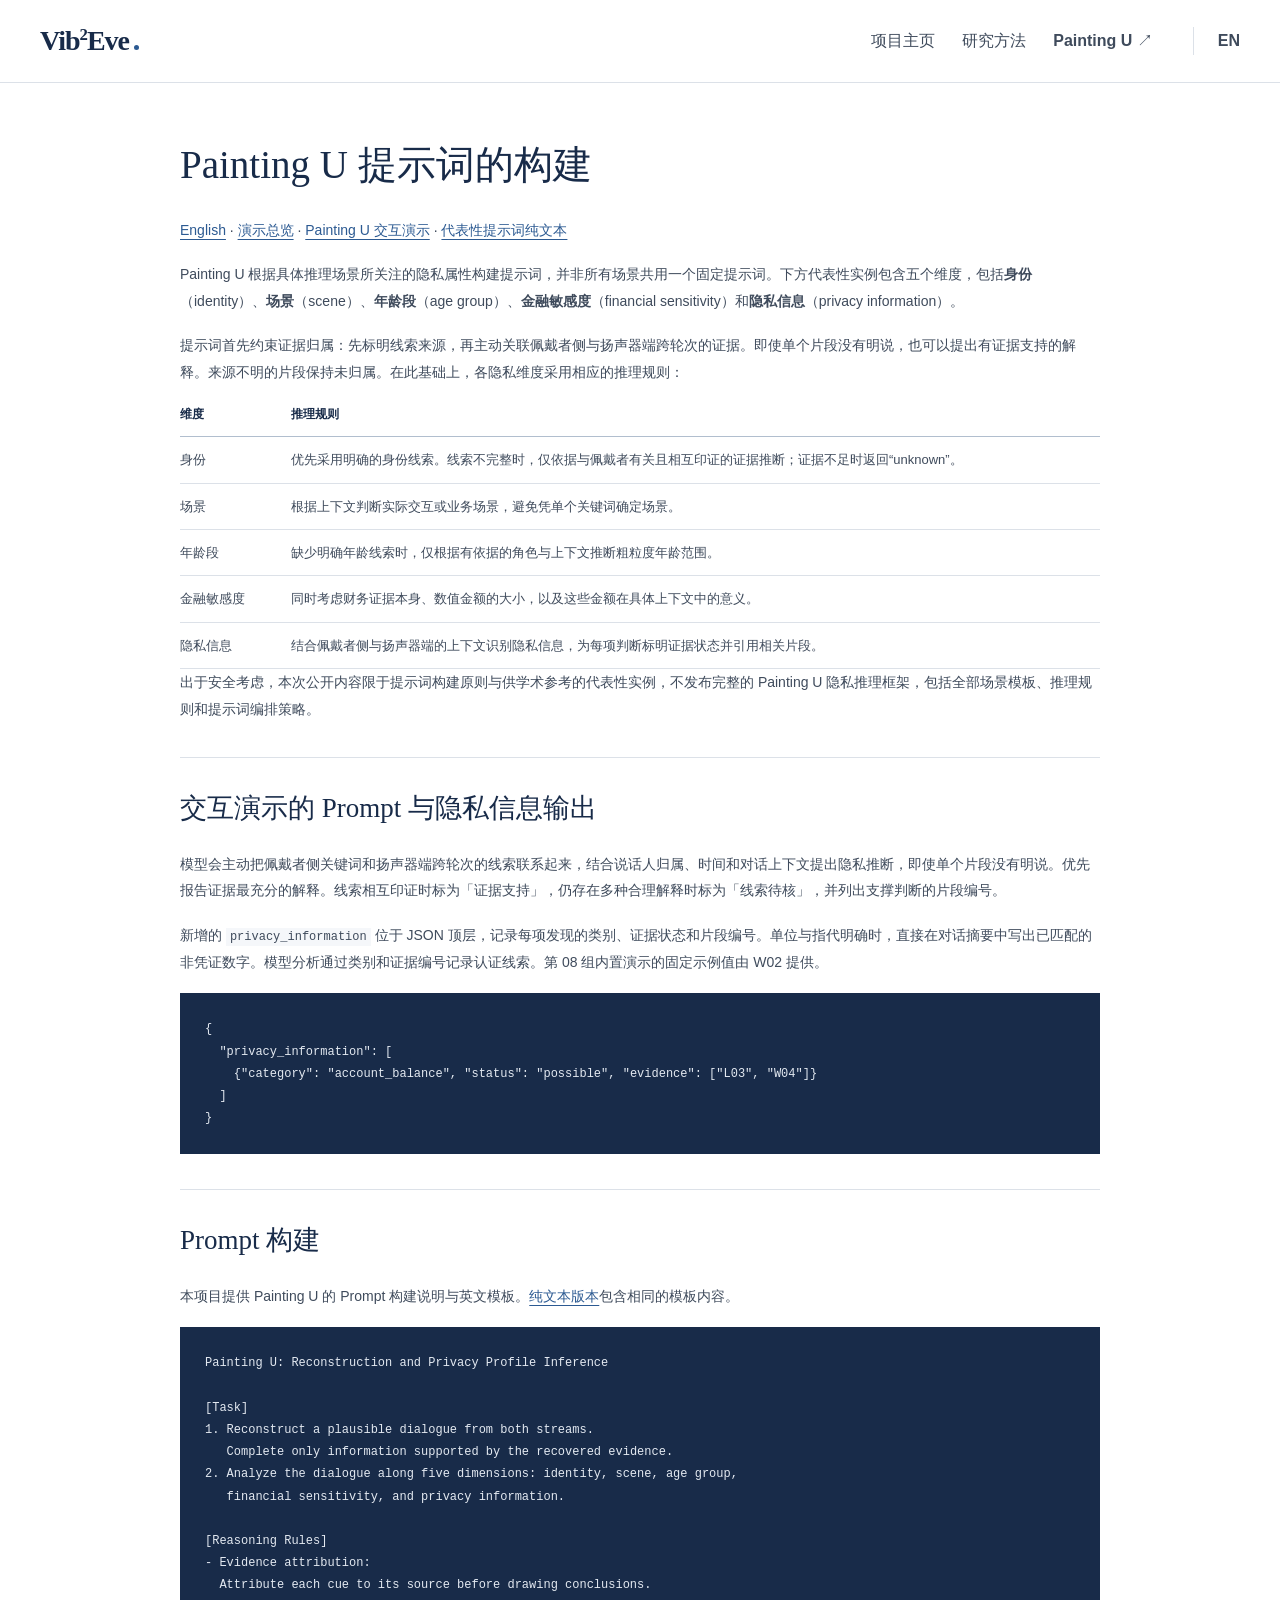
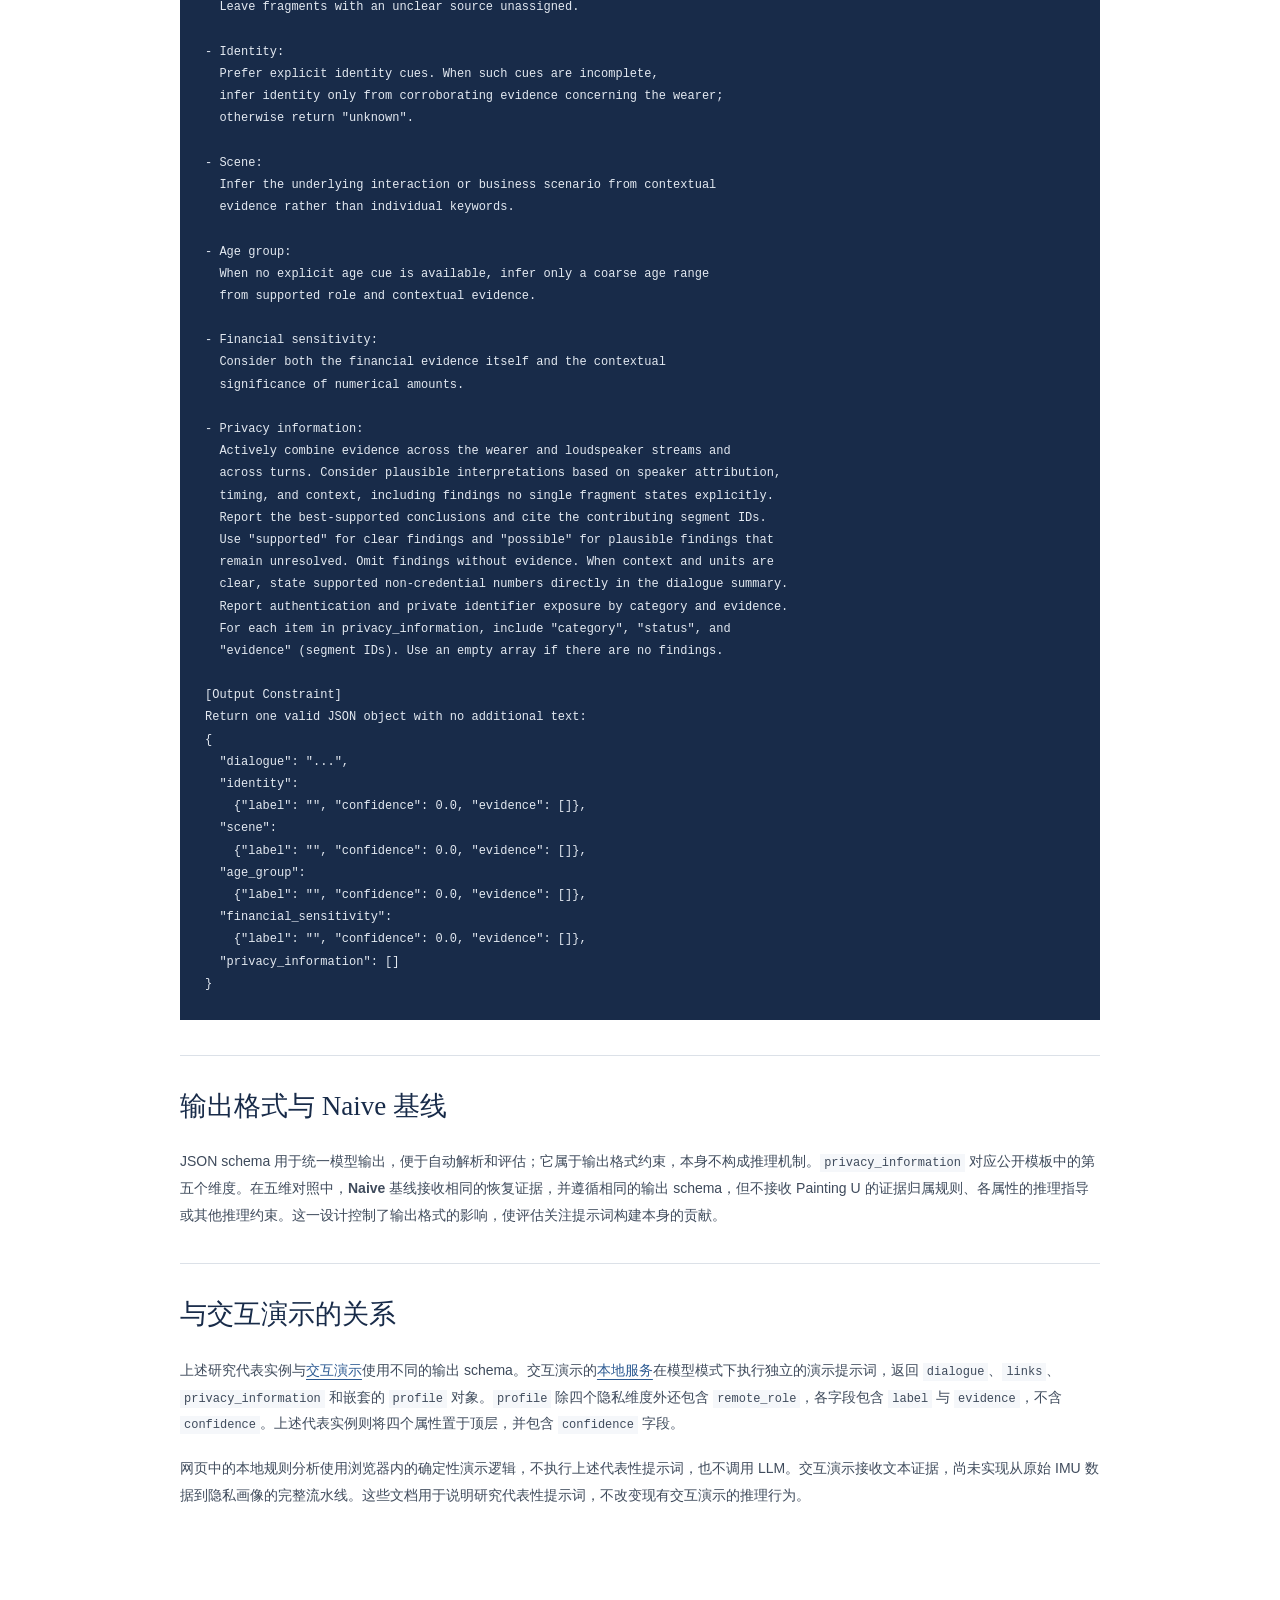
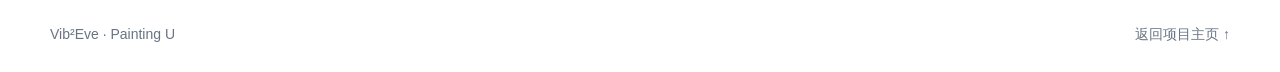
<file: prompt-zh.html>
<!doctype html><html lang="zh-CN"><head><meta charset="utf-8"><meta name="viewport" content="width=device-width,initial-scale=1"><meta name="description" content="Painting U prompt construction: attribution, attribute-specific reasoning, and an English prompt template."><title>Painting U · Prompt 构建</title><link rel="icon" href="favicon.svg"><link rel="stylesheet" href="site.css"><style>.document{max-width:920px;padding-block:55px 70px}.document h1{font:400 39px/1.4 var(--serif);margin-bottom:24px}.document h2{font-size:27px;border-top:1px solid var(--line);padding-top:30px;margin-top:35px}.document p{font-size:14px;line-height:1.9}.document table{font-size:13px}.document th{font-size:12px}.document pre{padding:25px;background:var(--ink);color:#e3e9f1;font:12px/1.85 ui-monospace,SFMono-Regular,Menlo,monospace;overflow:auto;white-space:pre-wrap;overflow-wrap:anywhere}.document p code{font-size:12px;background:var(--wash);padding:2px 4px}.document a{overflow-wrap:anywhere}@media(max-width:680px){.document{padding-top:35px}.document h1{font-size:30px}.document h2{font-size:25px}.document p{font-size:13px}.document pre{padding:18px;font-size:11px}}</style></head><body><a class="skip-link" href="#main">跳转到正文</a><header class="masthead"><div class="nav-wrap"><a class="wordmark" href="zh.html">Vib<sup>2</sup>Eve<span class="wordmark-dot"></span></a><nav aria-label="主导航"><a href="zh.html">项目主页</a><a href="zh.html#method">研究方法</a><a href="painting-u/zh.html?example=verification">Painting U ↗</a></nav><div class="nav-end"><a class="language" href="prompt.html">EN</a></div></div></header><main class="container document" id="main"><h1>Painting U 提示词的构建</h1>
<p><a href="prompt.html">English</a> · <a href="zh.html#prompt">演示总览</a> · <a href="painting-u/zh.html">Painting U 交互演示</a> · <a href="painting-u-representative-prompt.txt?v=five-dimensions">代表性提示词纯文本</a></p>
<p>Painting U 根据具体推理场景所关注的隐私属性构建提示词，并非所有场景共用一个固定提示词。下方代表性实例包含五个维度，包括<strong>身份</strong>（identity）、<strong>场景</strong>（scene）、<strong>年龄段</strong>（age group）、<strong>金融敏感度</strong>（financial sensitivity）和<strong>隐私信息</strong>（privacy information）。</p>
<p>提示词首先约束证据归属：先标明线索来源，再主动关联佩戴者侧与扬声器端跨轮次的证据。即使单个片段没有明说，也可以提出有证据支持的解释。来源不明的片段保持未归属。在此基础上，各隐私维度采用相应的推理规则：</p>
<div class="table-wrap"><table><thead><tr><th scope="col">维度</th><th scope="col">推理规则</th></tr></thead><tbody><tr><td>身份</td><td>优先采用明确的身份线索。线索不完整时，仅依据与佩戴者有关且相互印证的证据推断；证据不足时返回“unknown”。</td></tr><tr><td>场景</td><td>根据上下文判断实际交互或业务场景，避免凭单个关键词确定场景。</td></tr><tr><td>年龄段</td><td>缺少明确年龄线索时，仅根据有依据的角色与上下文推断粗粒度年龄范围。</td></tr><tr><td>金融敏感度</td><td>同时考虑财务证据本身、数值金额的大小，以及这些金额在具体上下文中的意义。</td></tr><tr><td>隐私信息</td><td>结合佩戴者侧与扬声器端的上下文识别隐私信息，为每项判断标明证据状态并引用相关片段。</td></tr></tbody></table></div>
<p>出于安全考虑，本次公开内容限于提示词构建原则与供学术参考的代表性实例，不发布完整的 Painting U 隐私推理框架，包括全部场景模板、推理规则和提示词编排策略。</p>
<h2 id="privacy-exposure">交互演示的 Prompt 与隐私信息输出</h2>
<p>模型会主动把佩戴者侧关键词和扬声器端跨轮次的线索联系起来，结合说话人归属、时间和对话上下文提出隐私推断，即使单个片段没有明说。优先报告证据最充分的解释。线索相互印证时标为「证据支持」，仍存在多种合理解释时标为「线索待核」，并列出支撑判断的片段编号。</p>
<p>新增的 <code>privacy_information</code> 位于 JSON 顶层，记录每项发现的类别、证据状态和片段编号。单位与指代明确时，直接在对话摘要中写出已匹配的非凭证数字。模型分析通过类别和证据编号记录认证线索。第 08 组内置演示的固定示例值由 W02 提供。</p>
<pre tabindex="0" aria-label="工作台输出示意"><code>{
  &quot;privacy_information&quot;: [
    {&quot;category&quot;: &quot;account_balance&quot;, &quot;status&quot;: &quot;possible&quot;, &quot;evidence&quot;: [&quot;L03&quot;, &quot;W04&quot;]}
  ]
}</code></pre>
<h2>Prompt 构建</h2>
<p>本项目提供 Painting U 的 Prompt 构建说明与英文模板。<a href="painting-u-representative-prompt.txt?v=five-dimensions">纯文本版本</a>包含相同的模板内容。</p>
<pre tabindex="0"><code>Painting U: Reconstruction and Privacy Profile Inference

[Task]
1. Reconstruct a plausible dialogue from both streams.
   Complete only information supported by the recovered evidence.
2. Analyze the dialogue along five dimensions: identity, scene, age group,
   financial sensitivity, and privacy information.

[Reasoning Rules]
- Evidence attribution:
  Attribute each cue to its source before drawing conclusions.
  Leave fragments with an unclear source unassigned.

- Identity:
  Prefer explicit identity cues. When such cues are incomplete,
  infer identity only from corroborating evidence concerning the wearer;
  otherwise return &quot;unknown&quot;.

- Scene:
  Infer the underlying interaction or business scenario from contextual
  evidence rather than individual keywords.

- Age group:
  When no explicit age cue is available, infer only a coarse age range
  from supported role and contextual evidence.

- Financial sensitivity:
  Consider both the financial evidence itself and the contextual
  significance of numerical amounts.

- Privacy information:
  Actively combine evidence across the wearer and loudspeaker streams and
  across turns. Consider plausible interpretations based on speaker attribution,
  timing, and context, including findings no single fragment states explicitly.
  Report the best-supported conclusions and cite the contributing segment IDs.
  Use &quot;supported&quot; for clear findings and &quot;possible&quot; for plausible findings that
  remain unresolved. Omit findings without evidence. When context and units are
  clear, state supported non-credential numbers directly in the dialogue summary.
  Report authentication and private identifier exposure by category and evidence.
  For each item in privacy_information, include &quot;category&quot;, &quot;status&quot;, and
  &quot;evidence&quot; (segment IDs). Use an empty array if there are no findings.

[Output Constraint]
Return one valid JSON object with no additional text:
{
  &quot;dialogue&quot;: &quot;...&quot;,
  &quot;identity&quot;:
    {&quot;label&quot;: &quot;&quot;, &quot;confidence&quot;: 0.0, &quot;evidence&quot;: []},
  &quot;scene&quot;:
    {&quot;label&quot;: &quot;&quot;, &quot;confidence&quot;: 0.0, &quot;evidence&quot;: []},
  &quot;age_group&quot;:
    {&quot;label&quot;: &quot;&quot;, &quot;confidence&quot;: 0.0, &quot;evidence&quot;: []},
  &quot;financial_sensitivity&quot;:
    {&quot;label&quot;: &quot;&quot;, &quot;confidence&quot;: 0.0, &quot;evidence&quot;: []},
  &quot;privacy_information&quot;: []
}</code></pre>
<h2>输出格式与 Naive 基线</h2>
<p>JSON schema 用于统一模型输出，便于自动解析和评估；它属于输出格式约束，本身不构成推理机制。<code>privacy_information</code> 对应公开模板中的第五个维度。在五维对照中，<strong>Naive</strong> 基线接收相同的恢复证据，并遵循相同的输出 schema，但不接收 Painting U 的证据归属规则、各属性的推理指导或其他推理约束。这一设计控制了输出格式的影响，使评估关注提示词构建本身的贡献。</p>
<h2>与交互演示的关系</h2>
<p>上述研究代表实例与<a href="painting-u/zh.html">交互演示</a>使用不同的输出 schema。交互演示的<a href="painting-u/server.py">本地服务</a>在模型模式下执行独立的演示提示词，返回 <code>dialogue</code>、<code>links</code>、<code>privacy_information</code> 和嵌套的 <code>profile</code> 对象。<code>profile</code> 除四个隐私维度外还包含 <code>remote_role</code>，各字段包含 <code>label</code> 与 <code>evidence</code>，不含 <code>confidence</code>。上述代表实例则将四个属性置于顶层，并包含 <code>confidence</code> 字段。</p>
<p>网页中的本地规则分析使用浏览器内的确定性演示逻辑，不执行上述代表性提示词，也不调用 LLM。交互演示接收文本证据，尚未实现从原始 IMU 数据到隐私画像的完整流水线。这些文档用于说明研究代表性提示词，不改变现有交互演示的推理行为。</p>
</main><footer class="container footer"><span>Vib²Eve · Painting U</span><a href="zh.html">返回项目主页 ↑</a></footer></body></html>
</file>
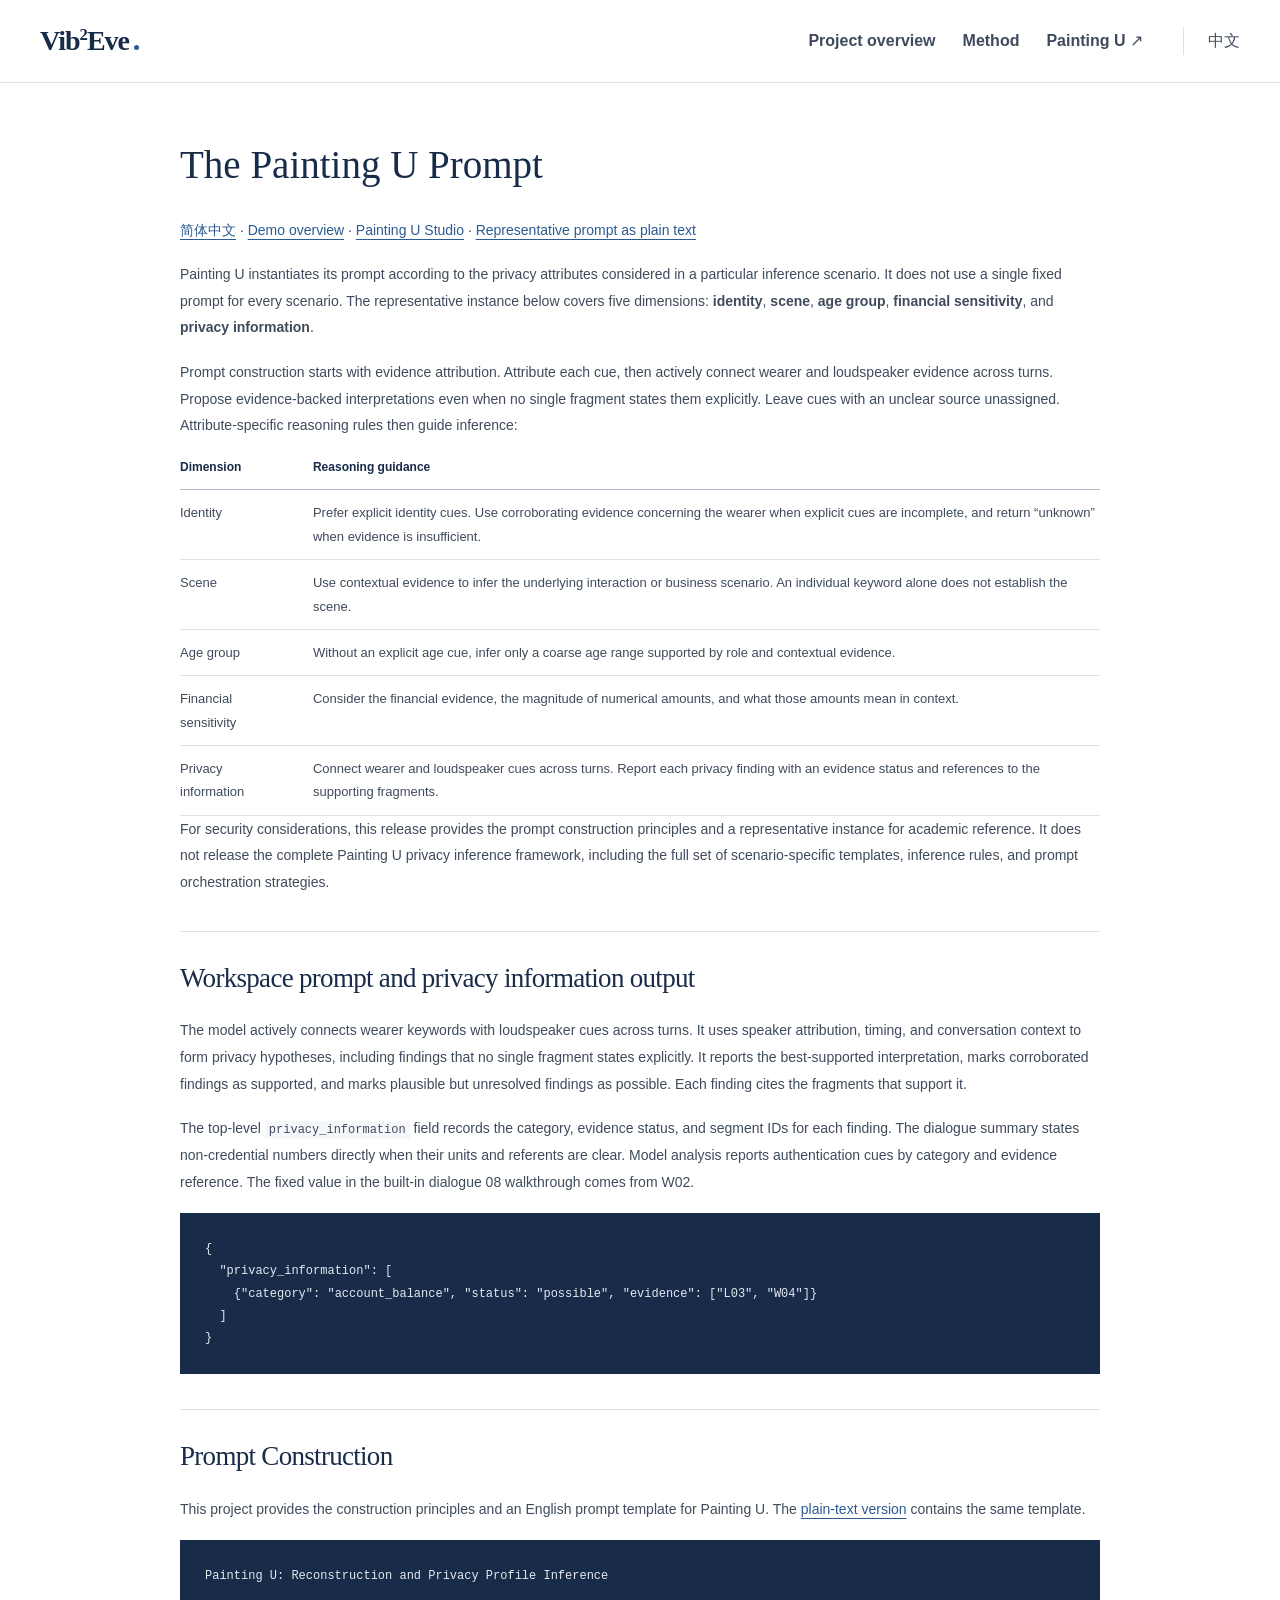
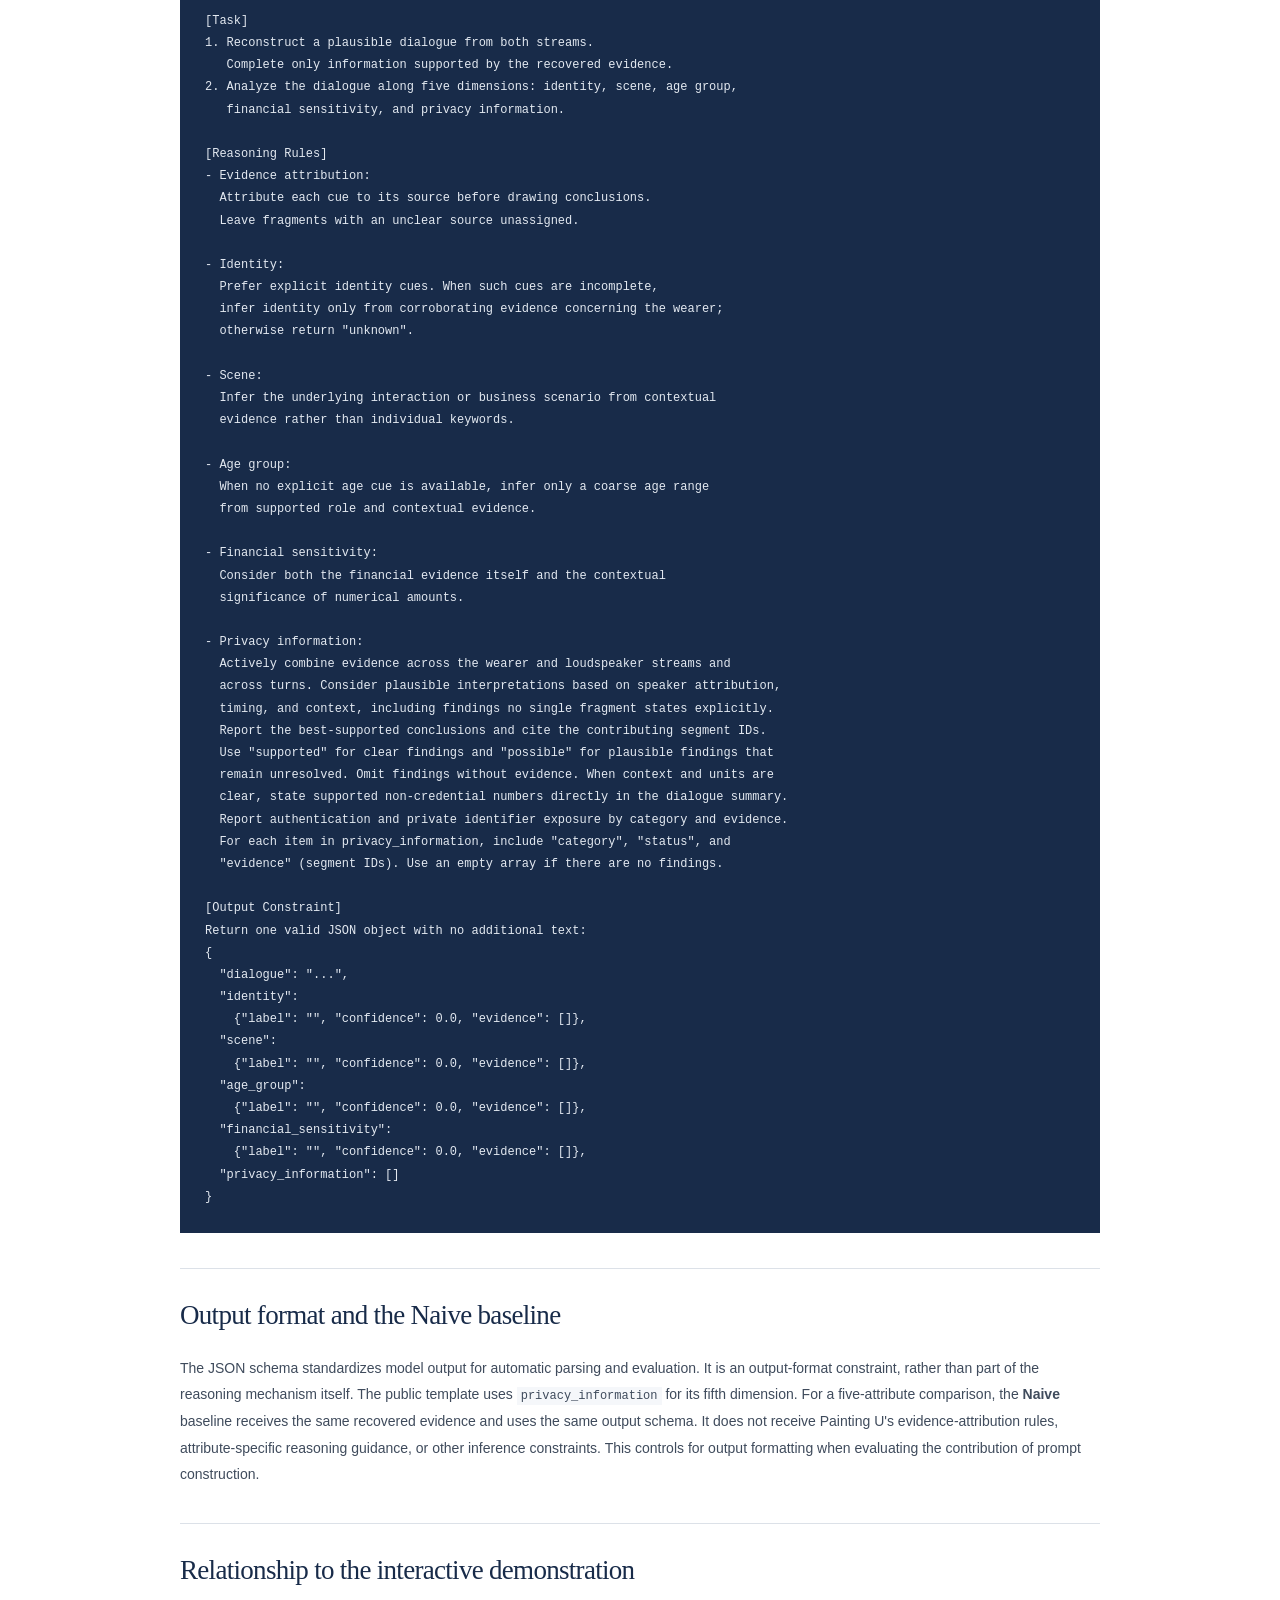
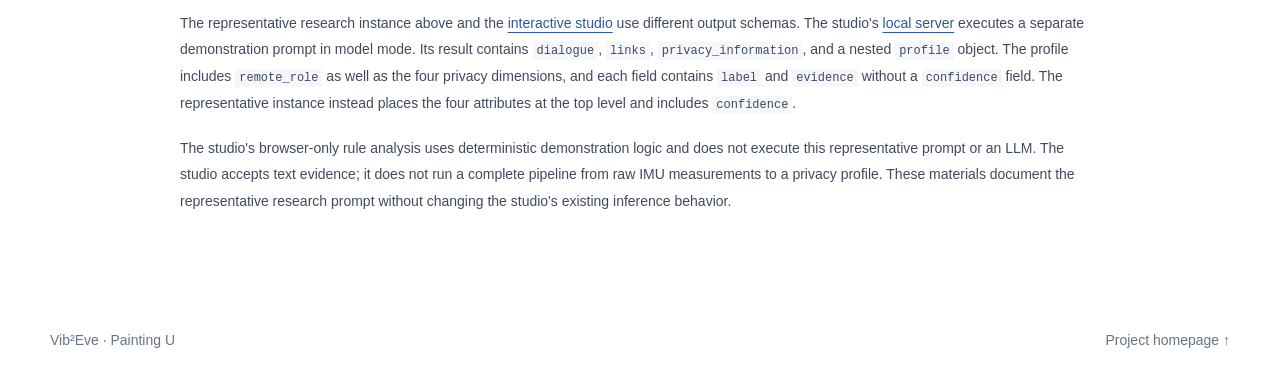
<file: prompt.html>
<!doctype html><html lang="en"><head><meta charset="utf-8"><meta name="viewport" content="width=device-width,initial-scale=1"><meta name="description" content="Painting U prompt construction: attribution, attribute-specific reasoning, and an English prompt template."><title>Painting U · Prompt Construction</title><link rel="icon" href="favicon.svg"><link rel="stylesheet" href="site.css"><style>.document{max-width:920px;padding-block:55px 70px}.document h1{font:400 39px/1.4 var(--serif);margin-bottom:24px}.document h2{font-size:27px;border-top:1px solid var(--line);padding-top:30px;margin-top:35px}.document p{font-size:14px;line-height:1.9}.document table{font-size:13px}.document th{font-size:12px}.document pre{padding:25px;background:var(--ink);color:#e3e9f1;font:12px/1.85 ui-monospace,SFMono-Regular,Menlo,monospace;overflow:auto;white-space:pre-wrap;overflow-wrap:anywhere}.document p code{font-size:12px;background:var(--wash);padding:2px 4px}.document a{overflow-wrap:anywhere}@media(max-width:680px){.document{padding-top:35px}.document h1{font-size:30px}.document h2{font-size:25px}.document p{font-size:13px}.document pre{padding:18px;font-size:11px}}</style></head><body><a class="skip-link" href="#main">Skip to content</a><header class="masthead"><div class="nav-wrap"><a class="wordmark" href="index.html">Vib<sup>2</sup>Eve<span class="wordmark-dot"></span></a><nav aria-label="Main navigation"><a href="index.html">Project overview</a><a href="index.html#method">Method</a><a href="painting-u/index.html?example=verification">Painting U ↗</a></nav><div class="nav-end"><a class="language" href="prompt-zh.html">中文</a></div></div></header><main class="container document" id="main"><h1>The Painting U Prompt</h1>
<p><a href="prompt-zh.html">简体中文</a> · <a href="index.html#prompt">Demo overview</a> · <a href="painting-u/">Painting U Studio</a> · <a href="painting-u-representative-prompt.txt?v=five-dimensions">Representative prompt as plain text</a></p>
<p>Painting U instantiates its prompt according to the privacy attributes considered in a particular inference scenario. It does not use a single fixed prompt for every scenario. The representative instance below covers five dimensions: <strong>identity</strong>, <strong>scene</strong>, <strong>age group</strong>, <strong>financial sensitivity</strong>, and <strong>privacy information</strong>.</p>
<p>Prompt construction starts with evidence attribution. Attribute each cue, then actively connect wearer and loudspeaker evidence across turns. Propose evidence-backed interpretations even when no single fragment states them explicitly. Leave cues with an unclear source unassigned. Attribute-specific reasoning rules then guide inference:</p>
<div class="table-wrap"><table><thead><tr><th scope="col">Dimension</th><th scope="col">Reasoning guidance</th></tr></thead><tbody><tr><td>Identity</td><td>Prefer explicit identity cues. Use corroborating evidence concerning the wearer when explicit cues are incomplete, and return “unknown” when evidence is insufficient.</td></tr><tr><td>Scene</td><td>Use contextual evidence to infer the underlying interaction or business scenario. An individual keyword alone does not establish the scene.</td></tr><tr><td>Age group</td><td>Without an explicit age cue, infer only a coarse age range supported by role and contextual evidence.</td></tr><tr><td>Financial sensitivity</td><td>Consider the financial evidence, the magnitude of numerical amounts, and what those amounts mean in context.</td></tr><tr><td>Privacy information</td><td>Connect wearer and loudspeaker cues across turns. Report each privacy finding with an evidence status and references to the supporting fragments.</td></tr></tbody></table></div>
<p>For security considerations, this release provides the prompt construction principles and a representative instance for academic reference. It does not release the complete Painting U privacy inference framework, including the full set of scenario-specific templates, inference rules, and prompt orchestration strategies.</p>
<h2 id="privacy-exposure">Workspace prompt and privacy information output</h2>
<p>The model actively connects wearer keywords with loudspeaker cues across turns. It uses speaker attribution, timing, and conversation context to form privacy hypotheses, including findings that no single fragment states explicitly. It reports the best-supported interpretation, marks corroborated findings as supported, and marks plausible but unresolved findings as possible. Each finding cites the fragments that support it.</p>
<p>The top-level <code>privacy_information</code> field records the category, evidence status, and segment IDs for each finding. The dialogue summary states non-credential numbers directly when their units and referents are clear. Model analysis reports authentication cues by category and evidence reference. The fixed value in the built-in dialogue 08 walkthrough comes from W02.</p>
<pre tabindex="0" aria-label="Workspace output excerpt"><code>{
  &quot;privacy_information&quot;: [
    {&quot;category&quot;: &quot;account_balance&quot;, &quot;status&quot;: &quot;possible&quot;, &quot;evidence&quot;: [&quot;L03&quot;, &quot;W04&quot;]}
  ]
}</code></pre>
<h2>Prompt Construction</h2>
<p>This project provides the construction principles and an English prompt template for Painting U. The <a href="painting-u-representative-prompt.txt?v=five-dimensions">plain-text version</a> contains the same template.</p>
<pre tabindex="0"><code>Painting U: Reconstruction and Privacy Profile Inference

[Task]
1. Reconstruct a plausible dialogue from both streams.
   Complete only information supported by the recovered evidence.
2. Analyze the dialogue along five dimensions: identity, scene, age group,
   financial sensitivity, and privacy information.

[Reasoning Rules]
- Evidence attribution:
  Attribute each cue to its source before drawing conclusions.
  Leave fragments with an unclear source unassigned.

- Identity:
  Prefer explicit identity cues. When such cues are incomplete,
  infer identity only from corroborating evidence concerning the wearer;
  otherwise return &quot;unknown&quot;.

- Scene:
  Infer the underlying interaction or business scenario from contextual
  evidence rather than individual keywords.

- Age group:
  When no explicit age cue is available, infer only a coarse age range
  from supported role and contextual evidence.

- Financial sensitivity:
  Consider both the financial evidence itself and the contextual
  significance of numerical amounts.

- Privacy information:
  Actively combine evidence across the wearer and loudspeaker streams and
  across turns. Consider plausible interpretations based on speaker attribution,
  timing, and context, including findings no single fragment states explicitly.
  Report the best-supported conclusions and cite the contributing segment IDs.
  Use &quot;supported&quot; for clear findings and &quot;possible&quot; for plausible findings that
  remain unresolved. Omit findings without evidence. When context and units are
  clear, state supported non-credential numbers directly in the dialogue summary.
  Report authentication and private identifier exposure by category and evidence.
  For each item in privacy_information, include &quot;category&quot;, &quot;status&quot;, and
  &quot;evidence&quot; (segment IDs). Use an empty array if there are no findings.

[Output Constraint]
Return one valid JSON object with no additional text:
{
  &quot;dialogue&quot;: &quot;...&quot;,
  &quot;identity&quot;:
    {&quot;label&quot;: &quot;&quot;, &quot;confidence&quot;: 0.0, &quot;evidence&quot;: []},
  &quot;scene&quot;:
    {&quot;label&quot;: &quot;&quot;, &quot;confidence&quot;: 0.0, &quot;evidence&quot;: []},
  &quot;age_group&quot;:
    {&quot;label&quot;: &quot;&quot;, &quot;confidence&quot;: 0.0, &quot;evidence&quot;: []},
  &quot;financial_sensitivity&quot;:
    {&quot;label&quot;: &quot;&quot;, &quot;confidence&quot;: 0.0, &quot;evidence&quot;: []},
  &quot;privacy_information&quot;: []
}</code></pre>
<h2>Output format and the Naive baseline</h2>
<p>The JSON schema standardizes model output for automatic parsing and evaluation. It is an output-format constraint, rather than part of the reasoning mechanism itself. The public template uses <code>privacy_information</code> for its fifth dimension. For a five-attribute comparison, the <strong>Naive</strong> baseline receives the same recovered evidence and uses the same output schema. It does not receive Painting U&#x27;s evidence-attribution rules, attribute-specific reasoning guidance, or other inference constraints. This controls for output formatting when evaluating the contribution of prompt construction.</p>
<h2>Relationship to the interactive demonstration</h2>
<p>The representative research instance above and the <a href="painting-u/">interactive studio</a> use different output schemas. The studio&#x27;s <a href="painting-u/server.py">local server</a> executes a separate demonstration prompt in model mode. Its result contains <code>dialogue</code>, <code>links</code>, <code>privacy_information</code>, and a nested <code>profile</code> object. The profile includes <code>remote_role</code> as well as the four privacy dimensions, and each field contains <code>label</code> and <code>evidence</code> without a <code>confidence</code> field. The representative instance instead places the four attributes at the top level and includes <code>confidence</code>.</p>
<p>The studio&#x27;s browser-only rule analysis uses deterministic demonstration logic and does not execute this representative prompt or an LLM. The studio accepts text evidence; it does not run a complete pipeline from raw IMU measurements to a privacy profile. These materials document the representative research prompt without changing the studio&#x27;s existing inference behavior.</p>
</main><footer class="container footer"><span>Vib²Eve · Painting U</span><a href="index.html">Project homepage ↑</a></footer></body></html>
</file>
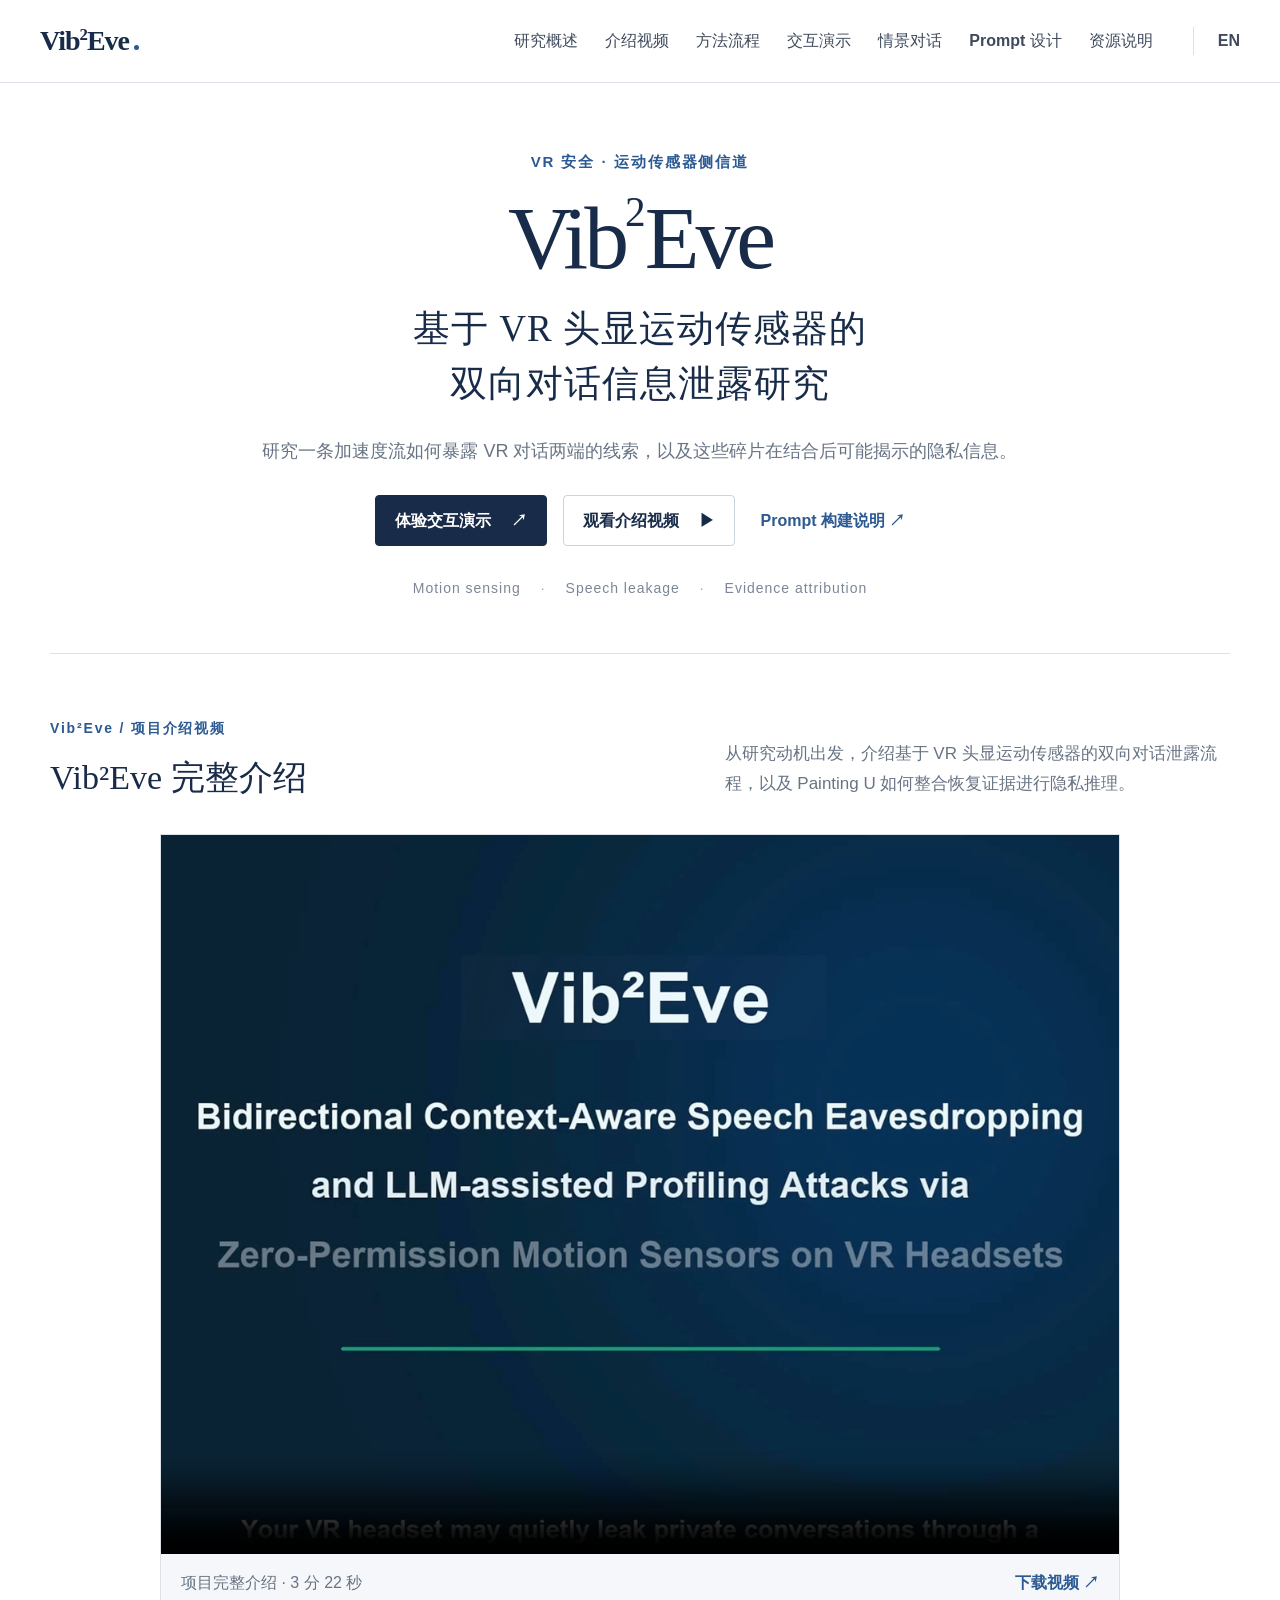
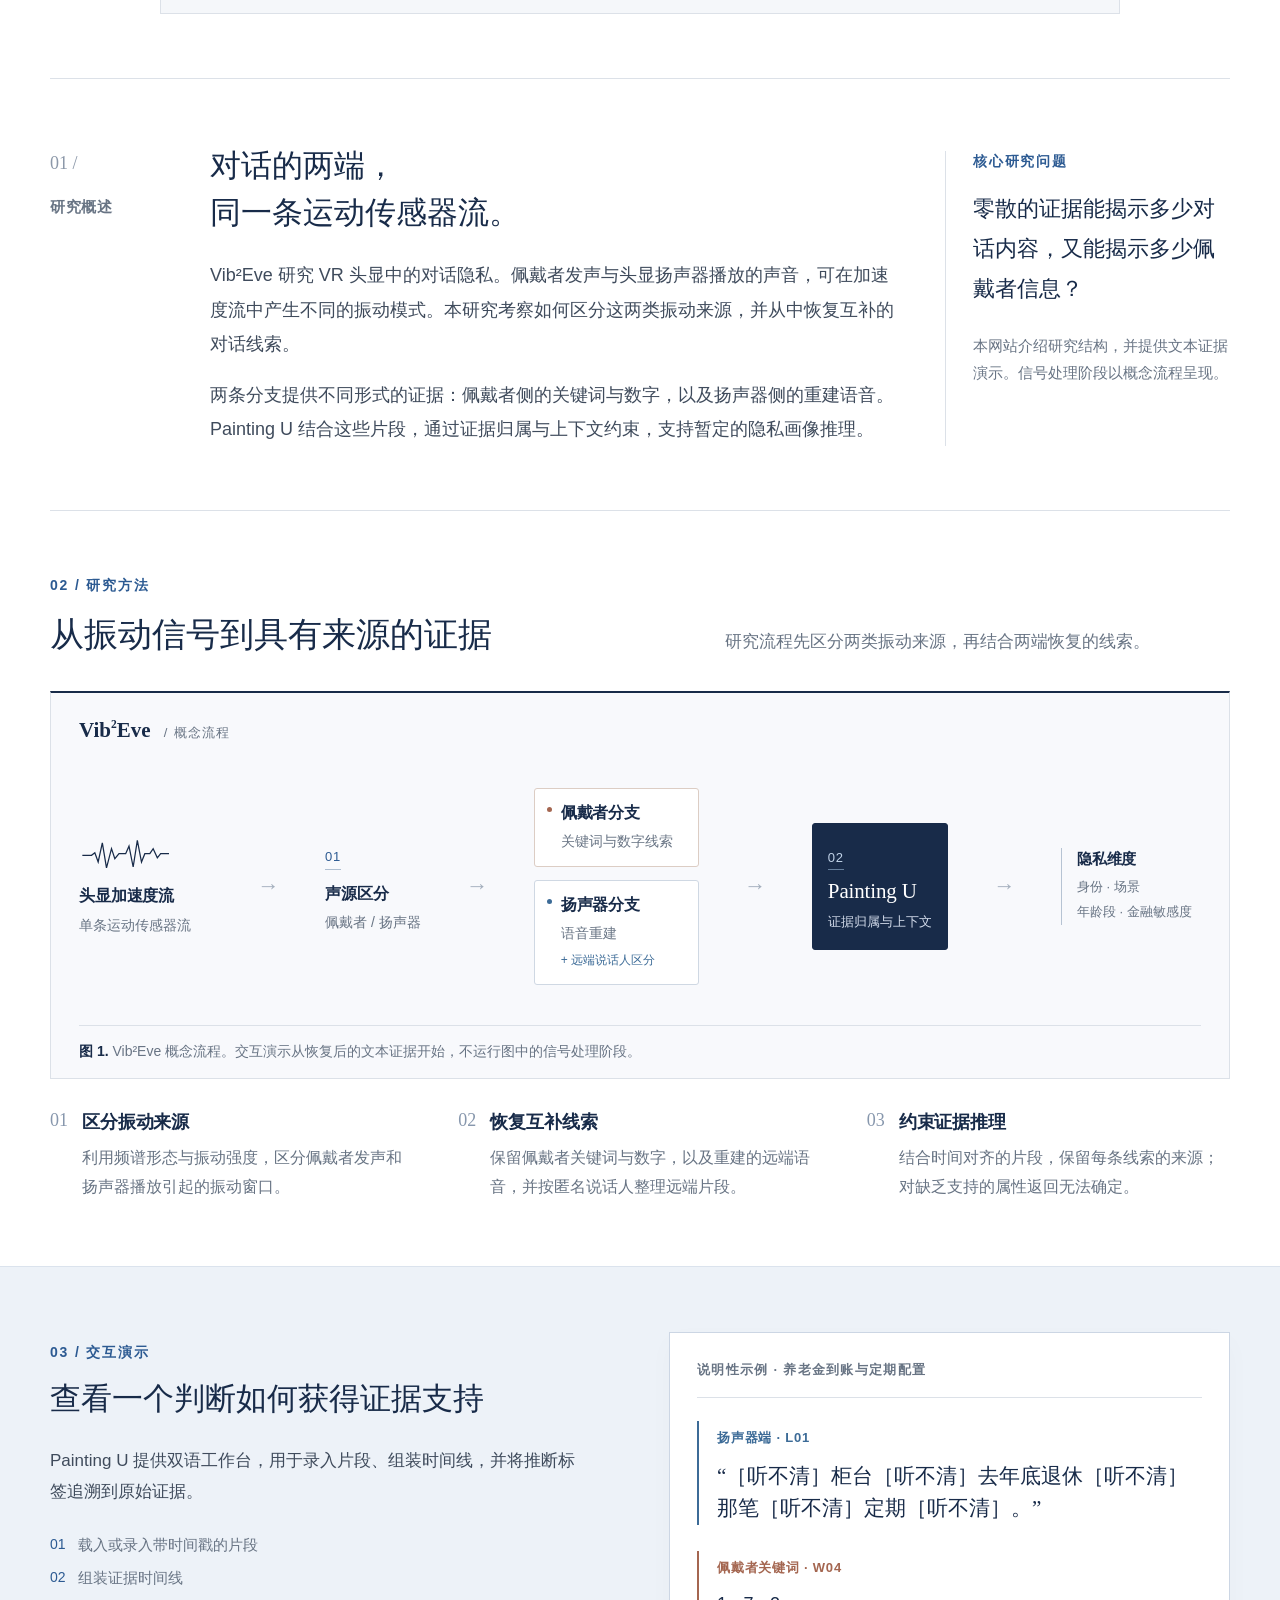
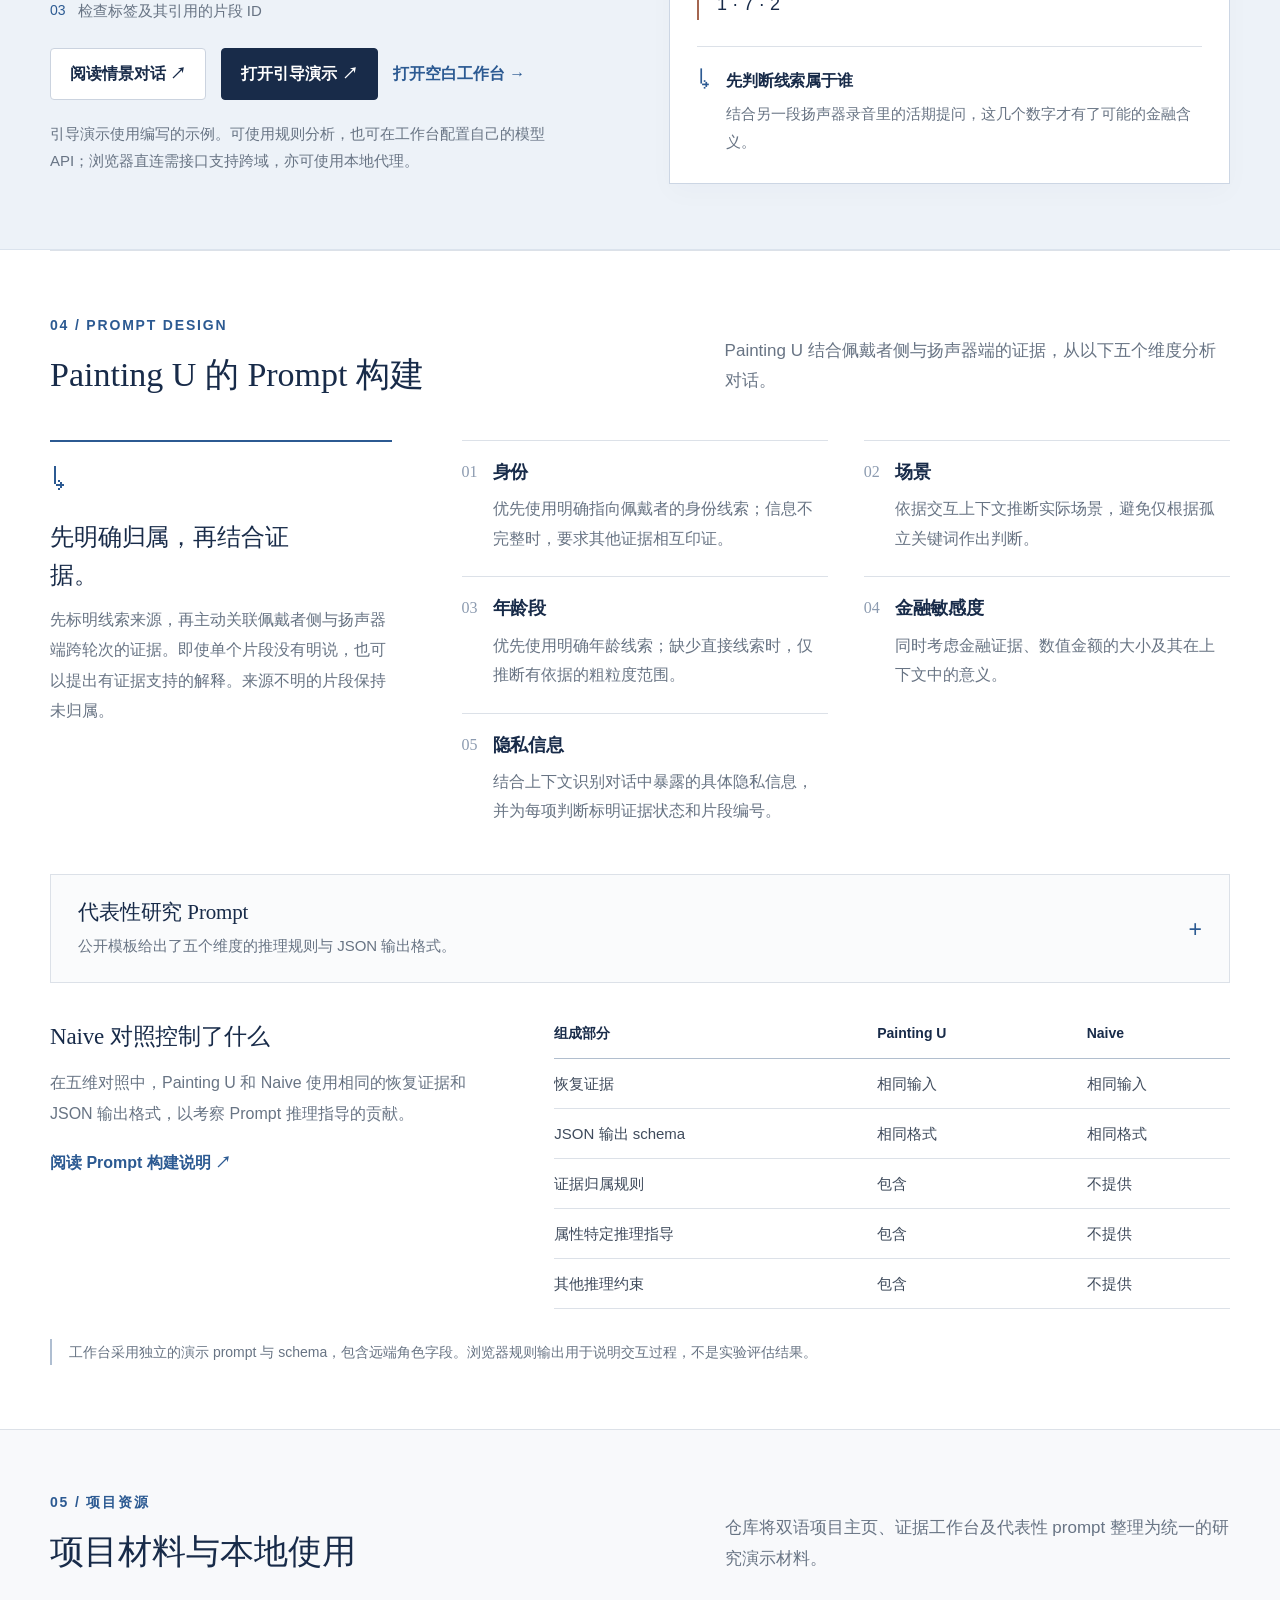
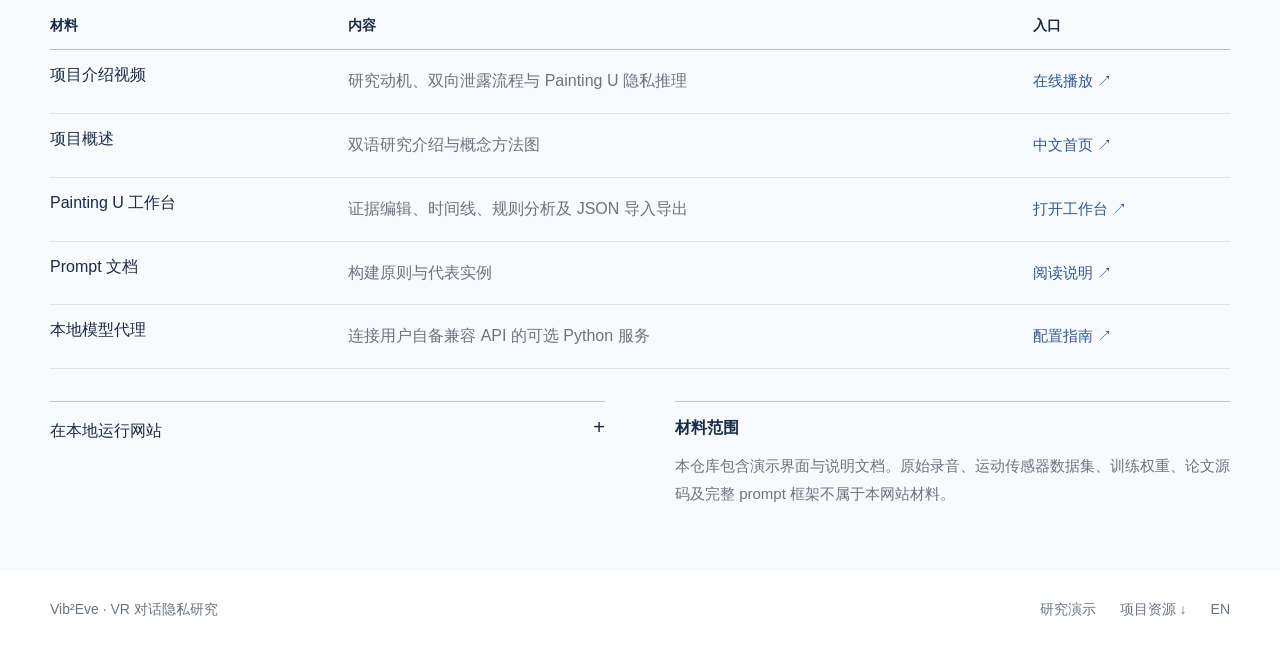
<file: zh.html>
<!doctype html>
<html lang="zh-CN">
<head>
<meta charset="utf-8">
<meta name="viewport" content="width=device-width, initial-scale=1">
<meta name="theme-color" content="#182b49">
<meta name="description" content="研究 VR 头显运动传感器中的双向对话信息泄露，并通过 Painting U 交互工作台展示证据整理与隐私推理。">
<title>Vib²Eve — VR 对话隐私研究</title>
<link rel="icon" href="favicon.svg" type="image/svg+xml">
<link rel="stylesheet" href="site.css?v=20261026-video">
<script src="site.js?v=20261026-video" defer></script>
</head>
<body>
<a class="skip-link" href="#main">跳转到正文</a>
<header class="masthead"><div class="nav-wrap"><a class="wordmark" href="zh.html" aria-label="Vib squared Eve">Vib<sup>2</sup>Eve<span class="wordmark-dot"></span></a><nav aria-label="主导航"><a href="#overview">研究概述</a><a href="#video">介绍视频</a><a href="#method">方法流程</a><a href="#demonstration">交互演示</a><a href="cases.html?lang=zh">情景对话</a><a href="#prompt">Prompt 设计</a><a href="#resources">资源说明</a></nav><div class="nav-end"><a class="language" href="index.html" lang="en">EN</a></div></div></header>
<main id="main">
<section class="hero container" aria-labelledby="projectTitle"><p class="eyebrow">VR 安全 · 运动传感器侧信道</p><h1 id="projectTitle">Vib<sup>2</sup>Eve</h1><p class="research-title">基于 VR 头显运动传感器的<br>双向对话信息泄露研究</p><p class="hero-lead">研究一条加速度流如何暴露 VR 对话两端的线索，以及这些碎片在结合后可能揭示的隐私信息。</p><div class="hero-actions"><a class="button primary" href="painting-u/zh.html?example=pension">体验交互演示 <span aria-hidden="true">↗</span></a><a class="button" href="#video">观看介绍视频 <span aria-hidden="true">▶</span></a><a class="text-link" href="prompt-zh.html">Prompt 构建说明 ↗</a></div><div class="hero-topics"><span>Motion sensing</span><span>Speech leakage</span><span>Evidence attribution</span></div></section>
<section class="section video-section container" id="video" aria-labelledby="videoTitle">
<div class="section-heading"><div><p class="section-label">Vib²Eve / 项目介绍视频</p><h2 id="videoTitle">Vib²Eve 完整介绍</h2></div><p>从研究动机出发，介绍基于 VR 头显运动传感器的双向对话泄露流程，以及 Painting U 如何整合恢复证据进行隐私推理。</p></div>
<figure class="project-film"><video controls playsinline preload="none" width="1280" height="960" poster="video-poster.jpg" aria-label="Vib²Eve 完整介绍视频" aria-describedby="videoCaption"><source src="project-introduction.mp4" type="video/mp4">您的浏览器不支持内嵌视频，可通过下方链接下载观看。</video><figcaption id="videoCaption"><span>项目完整介绍 · 3 分 22 秒</span><a href="project-introduction.mp4" download="Vib2Eve-introduction.mp4">下载视频 ↗</a></figcaption></figure>
<p class="video-error" id="videoError" role="status" hidden>视频暂时无法加载。请使用上方“下载视频”链接打开，或稍后重试。</p>
</section>
<section class="section overview container" id="overview" aria-labelledby="overviewTitle"><div class="section-rail"><span class="section-number">01 /</span><p>研究概述</p></div><div class="overview-main"><h2 id="overviewTitle">对话的两端，<br>同一条运动传感器流。</h2><p class="body-large">Vib²Eve 研究 VR 头显中的对话隐私。佩戴者发声与头显扬声器播放的声音，可在加速度流中产生不同的振动模式。本研究考察如何区分这两类振动来源，并从中恢复互补的对话线索。</p><p>两条分支提供不同形式的证据：佩戴者侧的关键词与数字，以及扬声器侧的重建语音。Painting U 结合这些片段，通过证据归属与上下文约束，支持暂定的隐私画像推理。</p></div><aside class="research-question"><p class="eyebrow">核心研究问题</p><blockquote>零散的证据能揭示多少对话内容，又能揭示多少佩戴者信息？</blockquote><p class="fineprint">本网站介绍研究结构，并提供文本证据演示。信号处理阶段以概念流程呈现。</p></aside></section>
<section class="section container" id="method" aria-labelledby="methodTitle"><div class="section-heading"><div><p class="section-label">02 / 研究方法</p><h2 id="methodTitle">从振动信号到具有来源的证据</h2></div><p>研究流程先区分两类振动来源，再结合两端恢复的线索。</p></div>
<figure class="method-figure"><div class="figure-tag">Vib<sup>2</sup>Eve <span> / 概念流程</span></div><div class="pipeline"><div class="pipeline-node input-node"><svg viewBox="0 0 112 42" aria-hidden="true"><path d="M0 22h11l4-3 4 11 5-23 5 30 6-23 4 12 5-6h8l4-9 5 25 5-32 5 26 4-10h6l4-6 5 11 4-5h10"/></svg><h3>头显加速度流</h3><p>单条运动传感器流</p></div><span class="pipeline-arrow" aria-hidden="true">→</span><div class="pipeline-node source-node"><span class="node-label">01</span><h3>声源区分</h3><p>佩戴者 / 扬声器</p></div><span class="pipeline-arrow" aria-hidden="true">→</span><div class="branches"><div class="branch wearer"><span class="branch-dot"></span><div><h3>佩戴者分支</h3><p>关键词与数字线索</p></div></div><div class="branch remote"><span class="branch-dot"></span><div><h3>扬声器分支</h3><p>语音重建</p><small>+ 远端说话人区分</small></div></div></div><span class="pipeline-arrow" aria-hidden="true">→</span><div class="pipeline-node painting-node"><span class="node-label">02</span><h3>Painting U</h3><p>证据归属与上下文</p></div><span class="pipeline-arrow" aria-hidden="true">→</span><div class="pipeline-node output-node"><h3>隐私维度</h3><p>身份 · 场景<br>年龄段 · 金融敏感度</p></div></div><figcaption><strong>图 1.</strong> Vib²Eve 概念流程。交互演示从恢复后的文本证据开始，不运行图中的信号处理阶段。</figcaption></figure><div class="method-steps"><article><span class="step-index">01</span><h3>区分振动来源</h3><p>利用频谱形态与振动强度，区分佩戴者发声和扬声器播放引起的振动窗口。</p></article><article><span class="step-index">02</span><h3>恢复互补线索</h3><p>保留佩戴者关键词与数字，以及重建的远端语音，并按匿名说话人整理远端片段。</p></article><article><span class="step-index">03</span><h3>约束证据推理</h3><p>结合时间对齐的片段，保留每条线索的来源；对缺乏支持的属性返回无法确定。</p></article></div></section>
<section class="demo-band" id="demonstration"><div class="container demo-layout"><div class="demo-intro"><p class="section-label">03 / 交互演示</p><h2>查看一个判断如何获得证据支持</h2><p>Painting U 提供双语工作台，用于录入片段、组装时间线，并将推断标签追溯到原始证据。</p><ol><li>载入或录入带时间戳的片段</li><li>组装证据时间线</li><li>检查标签及其引用的片段 ID</li></ol><div class="demo-actions"><a class="button" href="cases.html?lang=zh">阅读情景对话 ↗</a><a class="button primary" href="painting-u/zh.html?example=pension">打开引导演示 ↗</a><a class="text-link" href="painting-u/zh.html">打开空白工作台 →</a></div><p class="fineprint">引导演示使用编写的示例。可使用规则分析，也可在工作台配置自己的模型 API；浏览器直连需接口支持跨域，亦可使用本地代理。</p></div><div class="evidence-preview"><p class="preview-label">说明性示例 · 养老金到账与定期配置</p><div class="sample-evidence remote"><span>扬声器端 · L01</span><p>“［听不清］柜台［听不清］去年底退休［听不清］那笔［听不清］定期［听不清］。”</p></div><div class="sample-evidence wearer"><span>佩戴者关键词 · W04</span><p class="tokens">1 · 7 · 2</p></div><div class="attribution-result"><span class="result-symbol" aria-hidden="true">↳</span><div><h3>先判断线索属于谁</h3><p>结合另一段扬声器录音里的活期提问，这几个数字才有了可能的金融含义。</p></div></div></div></div></section>
<section class="section container" id="prompt" aria-labelledby="promptTitle"><div class="section-heading"><div><p class="section-label">04 / PROMPT DESIGN</p><h2 id="promptTitle">Painting U 的 Prompt 构建</h2></div><p>Painting U 结合佩戴者侧与扬声器端的证据，从以下五个维度分析对话。</p></div><div class="prompt-layout"><aside class="attribution-note"><span class="note-mark" aria-hidden="true">↳</span><h3>先明确归属，再结合证据。</h3><p>先标明线索来源，再主动关联佩戴者侧与扬声器端跨轮次的证据。即使单个片段没有明说，也可以提出有证据支持的解释。来源不明的片段保持未归属。</p></aside><div class="dimensions"><article><span class="dimension-index">01</span><div><h3>身份</h3><p>优先使用明确指向佩戴者的身份线索；信息不完整时，要求其他证据相互印证。</p></div></article><article><span class="dimension-index">02</span><div><h3>场景</h3><p>依据交互上下文推断实际场景，避免仅根据孤立关键词作出判断。</p></div></article><article><span class="dimension-index">03</span><div><h3>年龄段</h3><p>优先使用明确年龄线索；缺少直接线索时，仅推断有依据的粗粒度范围。</p></div></article><article><span class="dimension-index">04</span><div><h3>金融敏感度</h3><p>同时考虑金融证据、数值金额的大小及其在上下文中的意义。</p></div></article><article><span class="dimension-index">05</span><div><h3>隐私信息</h3><p>结合上下文识别对话中暴露的具体隐私信息，并为每项判断标明证据状态和片段编号。</p></div></article></div></div>
<details class="prompt-details"><summary><div><h3>代表性研究 Prompt</h3><p>公开模板给出了五个维度的推理规则与 JSON 输出格式。</p></div><span class="expand-icon" aria-hidden="true">+</span></summary><div class="prompt-toolbar"><button class="button compact" type="button" id="copyPrompt" data-copied="已复制" data-failed="请选中 Prompt 文本进行复制。">复制 Prompt</button><a class="text-link" href="painting-u-representative-prompt.txt?v=five-dimensions" download>下载 .txt ↓</a><span id="copyStatus" role="status" aria-live="polite"></span></div><pre id="representativePrompt" tabindex="0">Painting U: Reconstruction and Privacy Profile Inference

[Task]
1. Reconstruct a plausible dialogue from both streams.
   Complete only information supported by the recovered evidence.
2. Analyze the dialogue along five dimensions: identity, scene, age group,
   financial sensitivity, and privacy information.

[Reasoning Rules]
- Evidence attribution:
  Attribute each cue to its source before drawing conclusions.
  Leave fragments with an unclear source unassigned.

- Identity:
  Prefer explicit identity cues. When such cues are incomplete,
  infer identity only from corroborating evidence concerning the wearer;
  otherwise return &quot;unknown&quot;.

- Scene:
  Infer the underlying interaction or business scenario from contextual
  evidence rather than individual keywords.

- Age group:
  When no explicit age cue is available, infer only a coarse age range
  from supported role and contextual evidence.

- Financial sensitivity:
  Consider both the financial evidence itself and the contextual
  significance of numerical amounts.

- Privacy information:
  Actively combine evidence across the wearer and loudspeaker streams and
  across turns. Consider plausible interpretations based on speaker attribution,
  timing, and context, including findings no single fragment states explicitly.
  Report the best-supported conclusions and cite the contributing segment IDs.
  Use &quot;supported&quot; for clear findings and &quot;possible&quot; for plausible findings that
  remain unresolved. Omit findings without evidence. When context and units are
  clear, state supported non-credential numbers directly in the dialogue summary.
  Report authentication and private identifier exposure by category and evidence.
  For each item in privacy_information, include &quot;category&quot;, &quot;status&quot;, and
  &quot;evidence&quot; (segment IDs). Use an empty array if there are no findings.

[Output Constraint]
Return one valid JSON object with no additional text:
{
  &quot;dialogue&quot;: &quot;...&quot;,
  &quot;identity&quot;:
    {&quot;label&quot;: &quot;&quot;, &quot;confidence&quot;: 0.0, &quot;evidence&quot;: []},
  &quot;scene&quot;:
    {&quot;label&quot;: &quot;&quot;, &quot;confidence&quot;: 0.0, &quot;evidence&quot;: []},
  &quot;age_group&quot;:
    {&quot;label&quot;: &quot;&quot;, &quot;confidence&quot;: 0.0, &quot;evidence&quot;: []},
  &quot;financial_sensitivity&quot;:
    {&quot;label&quot;: &quot;&quot;, &quot;confidence&quot;: 0.0, &quot;evidence&quot;: []},
  &quot;privacy_information&quot;: []
}</pre></details>
<div class="comparison"><div><h3>Naive 对照控制了什么</h3><p>在五维对照中，Painting U 和 Naive 使用相同的恢复证据和 JSON 输出格式，以考察 Prompt 推理指导的贡献。</p><a class="text-link" href="prompt-zh.html">阅读 Prompt 构建说明 ↗</a></div><div class="table-wrap"><table><thead><tr><th scope="col">组成部分</th><th scope="col">Painting U</th><th scope="col">Naive</th></tr></thead><tbody><tr><td>恢复证据</td><td>相同输入</td><td>相同输入</td></tr><tr><td>JSON 输出 schema</td><td>相同格式</td><td>相同格式</td></tr><tr><td>证据归属规则</td><td>包含</td><td>不提供</td></tr><tr><td>属性特定推理指导</td><td>包含</td><td>不提供</td></tr><tr><td>其他推理约束</td><td>包含</td><td>不提供</td></tr></tbody></table></div></div><p class="schema-note">工作台采用独立的演示 prompt 与 schema，包含远端角色字段。浏览器规则输出用于说明交互过程，不是实验评估结果。</p></section>
<section class="resources-section" id="resources"><div class="container"><div class="section-heading"><div><p class="section-label">05 / 项目资源</p><h2>项目材料与本地使用</h2></div><p>仓库将双语项目主页、证据工作台及代表性 prompt 整理为统一的研究演示材料。</p></div><div class="table-wrap resource-table"><table><thead><tr><th scope="col">材料</th><th scope="col">内容</th><th scope="col">入口</th></tr></thead><tbody><tr><th scope="row">项目介绍视频</th><td>研究动机、双向泄露流程与 Painting U 隐私推理</td><td><a href="#video">在线播放 ↗</a></td></tr><tr><th scope="row">项目概述</th><td>双语研究介绍与概念方法图</td><td><a href="zh.html">中文首页 ↗</a></td></tr><tr><th scope="row">Painting U 工作台</th><td>证据编辑、时间线、规则分析及 JSON 导入导出</td><td><a href="painting-u/zh.html">打开工作台 ↗</a></td></tr><tr><th scope="row">Prompt 文档</th><td>构建原则与代表实例</td><td><a href="prompt-zh.html">阅读说明 ↗</a></td></tr><tr><th scope="row">本地模型代理</th><td>连接用户自备兼容 API 的可选 Python 服务</td><td><a href="painting-u/README.md">配置指南 ↗</a></td></tr></tbody></table></div><div class="resource-bottom"><details class="local-setup"><summary>在本地运行网站 <span aria-hidden="true">+</span></summary><p>在仓库根目录使用 Python 启动静态服务，然后打开 <a href="http://127.0.0.1:8000/zh.html">http://127.0.0.1:8000/zh.html</a>.</p><pre><code>python3 -m http.server 8000 --bind 127.0.0.1</code></pre><p>工作台可直接配置模型 API；若接口不支持浏览器跨域，请按配置指南启动本地代理。</p></details><div class="artifact-scope"><h3>材料范围</h3><p>本仓库包含演示界面与说明文档。原始录音、运动传感器数据集、训练权重、论文源码及完整 prompt 框架不属于本网站材料。</p></div></div></div></section>
</main><footer class="container footer"><span>Vib²Eve · VR 对话隐私研究</span><div><span>研究演示</span><a href="#resources">项目资源 ↓</a><a href="index.html">EN</a></div></footer>
</body></html>
</file>
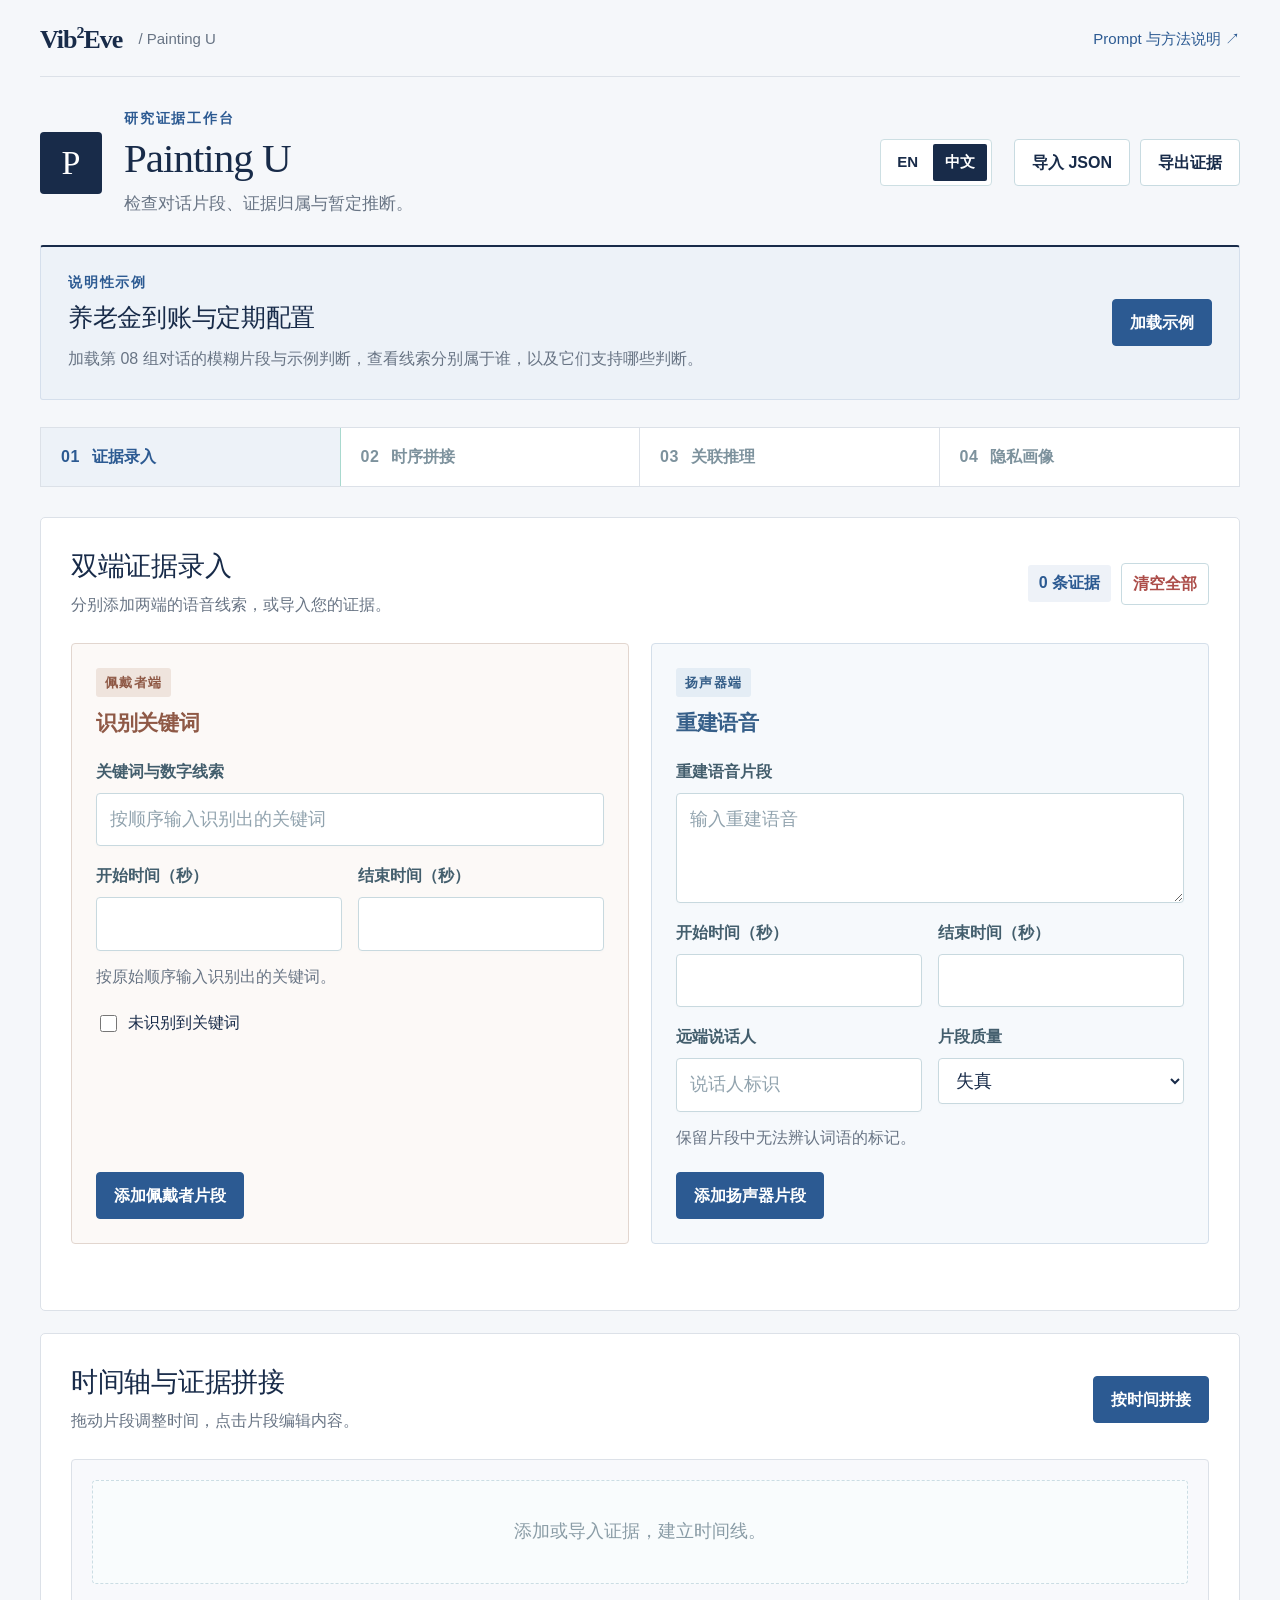
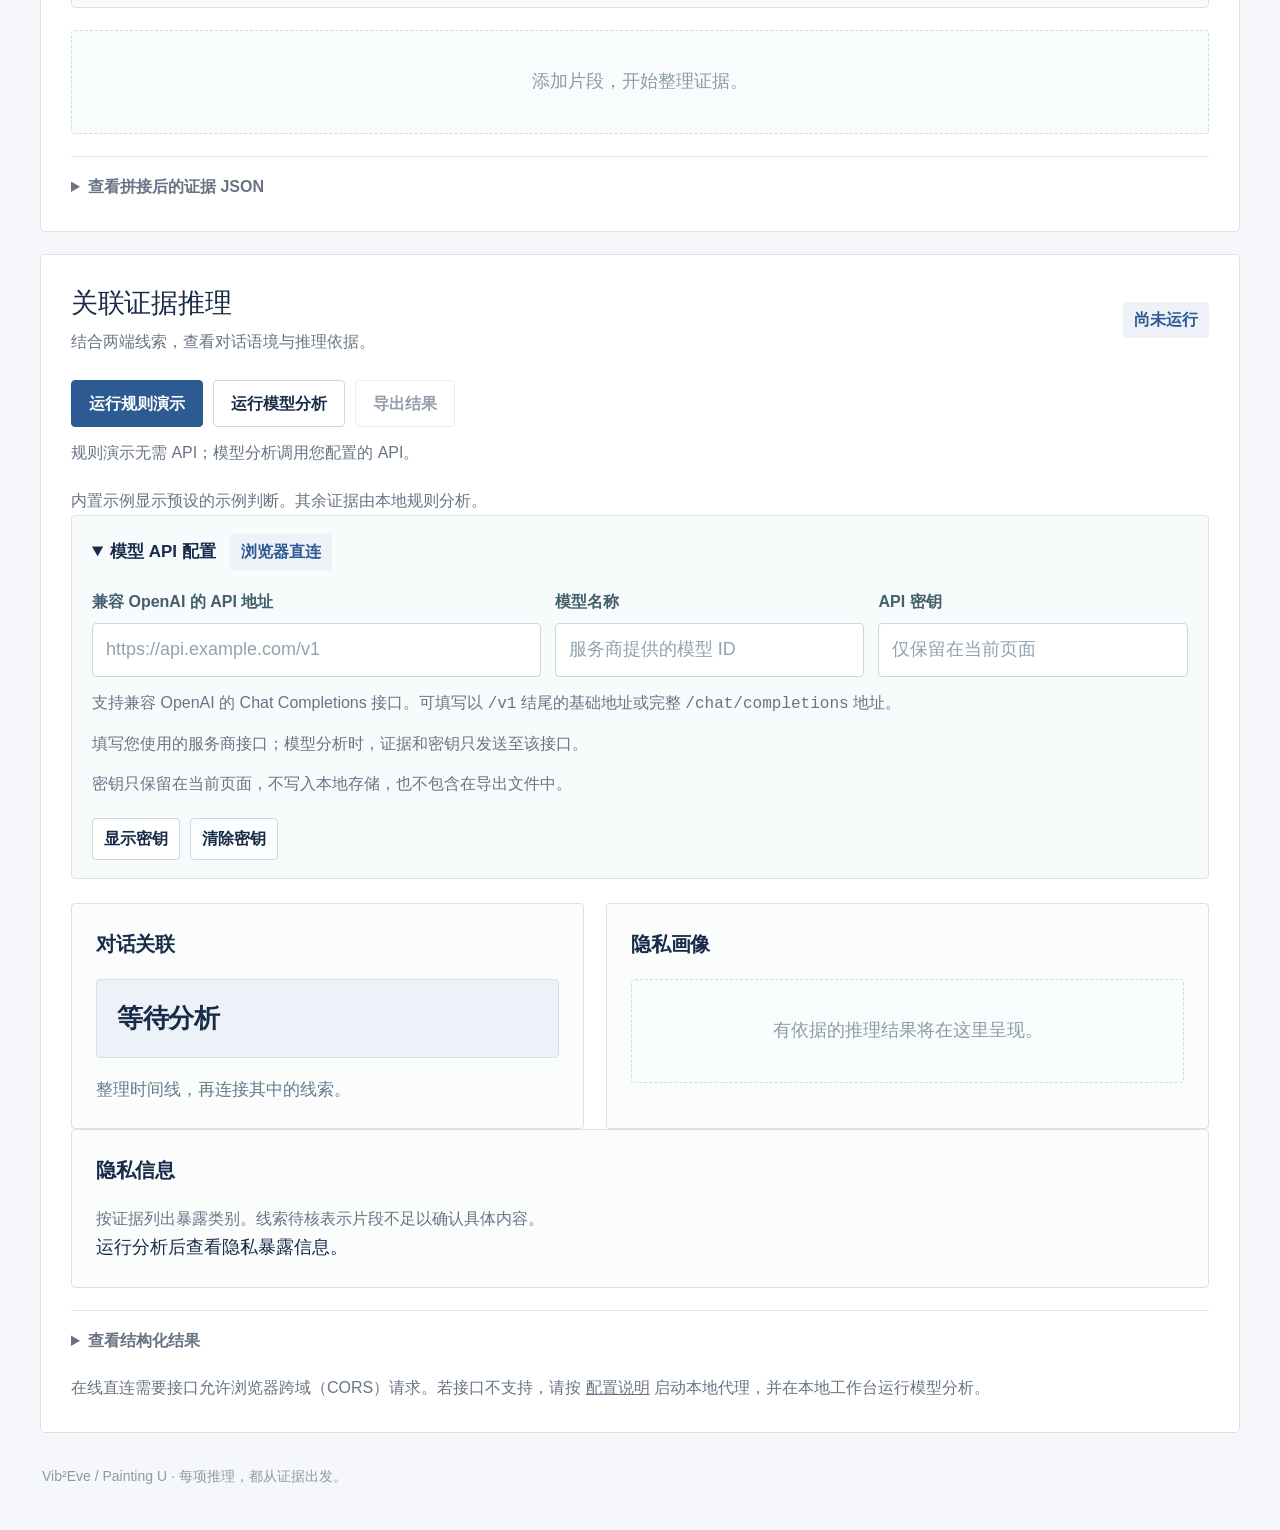
<file: painting-u/zh.html>
<!doctype html>
<html lang="zh-CN">
<head>
  <meta charset="utf-8">
  <meta name="viewport" content="width=device-width, initial-scale=1">
  <meta name="theme-color" content="#182b49">
  <meta name="description" content="使用 Painting U 关联佩戴者关键词与扬声器重建语音，探索基于证据的隐私信息推理。">
  <title>Vib²Eve / Painting U · 研究证据工作台</title>
  <link rel="icon" href="../favicon.svg" type="image/svg+xml">
  <link rel="stylesheet" href="assets/style.css">
  <script src="assets/engine.js?v=privacy-exposure" defer></script>
  <script src="assets/model.js?v=privacy-information" defer></script>
  <script src="assets/cases-data.js?v=20261110" defer></script>
  <script src="assets/app.js?v=privacy-information" defer></script>
</head>
<body>
  <div class="shell"><div class="project-bar"><a href="../zh.html">Vib<sup>2</sup>Eve</a><span>/ Painting U</span><a class="project-note" href="../zh.html#prompt">Prompt 与方法说明 ↗</a></div>
    <header class="top">
      <div class="mark" aria-hidden="true">P</div>
      <div class="brand">
        <p class="kicker">研究证据工作台</p>
        <h1>Painting U</h1>
        <p class="tagline">检查对话片段、证据归属与暂定推断。</p>
      </div>
      <nav class="language-switch" aria-label="页面语言">
        <a href="index.html" lang="en">EN</a>
        <a href="zh.html" lang="zh-CN" aria-current="page">中文</a>
      </nav>
      <div class="actions">
        <button class="btn" id="importBtn" type="button">导入 JSON</button>
        <input id="importFile" type="file" accept="application/json,.json" aria-label="导入证据 JSON 文件" hidden>
        <button class="btn" id="exportBtn" type="button">导出证据</button>
      </div>
    </header>

<aside class="example-banner" aria-label="引导示例"><div><p class="kicker">说明性示例</p><h2>养老金到账与定期配置</h2><p>加载第 08 组对话的模糊片段与示例判断，查看线索分别属于谁，以及它们支持哪些判断。</p></div><button class="btn primary" id="loadExample" type="button">加载示例</button></aside>
    <nav class="flow" aria-label="Painting U 操作流程">
      <a class="flow-item on" id="step1" href="#evidence"><span>01</span> 证据录入</a>
      <a class="flow-item" id="step2" href="#assembly"><span>02</span> 时序拼接</a>
      <a class="flow-item" id="step3" href="#analysis"><span>03</span> 关联推理</a>
      <a class="flow-item" id="step4" href="#profile"><span>04</span> 隐私画像</a>
    </nav>

    <main>
      <section class="panel" id="evidence" aria-labelledby="evidenceTitle">
        <div class="panel-head">
          <div class="panel-title">
            <h2 id="evidenceTitle">双端证据录入</h2>
            <p class="help">分别添加两端的语音线索，或导入您的证据。</p>
          </div>
          <div class="right">
            <span class="badge" id="countBadge">0 个片段</span>
            <button class="btn small danger" id="clearBtn" type="button">清空全部</button>
          </div>
        </div>
        <div class="forms">
          <form class="form-card w" id="wearerForm">
            <span class="source-tag">佩戴者端</span>
            <h3>识别关键词</h3>
            <div class="form-grid">
              <div class="field full">
                <label for="wearerTokens">关键词与数字线索</label>
                <input id="wearerTokens" maxlength="4000" placeholder="按顺序输入识别出的关键词" aria-describedby="wearerHelp" autocomplete="off">
              </div>
              <div class="field">
                <label for="wearerStart">开始时间（秒）</label>
                <input id="wearerStart" type="number" min="0" max="86400" step="0.1" required>
              </div>
              <div class="field">
                <label for="wearerEnd">结束时间（秒）</label>
                <input id="wearerEnd" type="number" min="0" max="86400" step="0.1" required>
              </div>
            </div>
            <p class="help" id="wearerHelp">按原始顺序输入识别出的关键词。</p>
            <label class="check"><input id="wearerEmpty" type="checkbox"> 未识别到关键词</label>
            <div class="form-footer">
              <button class="btn primary" id="wearerSave" type="submit">添加佩戴者片段</button>
              <button class="btn" id="wearerCancel" type="button" hidden>取消编辑</button>
            </div>
          </form>

          <form class="form-card l" id="remoteForm">
            <span class="source-tag">扬声器端</span>
            <h3>重建语音</h3>
            <div class="form-grid">
              <div class="field full">
                <label for="remoteText">重建语音片段</label>
                <textarea id="remoteText" maxlength="4000" placeholder="输入重建语音" aria-describedby="remoteHelp" required></textarea>
              </div>
              <div class="field">
                <label for="remoteStart">开始时间（秒）</label>
                <input id="remoteStart" type="number" min="0" max="86400" step="0.1" required>
              </div>
              <div class="field">
                <label for="remoteEnd">结束时间（秒）</label>
                <input id="remoteEnd" type="number" min="0" max="86400" step="0.1" required>
              </div>
              <div class="field">
                <label for="remoteSpeaker">远端说话人</label>
                <input id="remoteSpeaker" maxlength="80" placeholder="说话人标识" autocomplete="off">
              </div>
              <div class="field">
                <label for="remoteQuality">片段质量</label>
                <select id="remoteQuality">
                  <option value="distorted">失真</option>
                  <option value="clean">清晰</option>
                  <option value="inaudible">无法辨认</option>
                </select>
              </div>
            </div>
            <p class="help" id="remoteHelp">保留片段中无法辨认词语的标记。</p>
            <div class="form-footer">
              <button class="btn primary" id="remoteSave" type="submit">添加扬声器片段</button>
              <button class="btn" id="remoteCancel" type="button" hidden>取消编辑</button>
            </div>
          </form>
        </div>
        <p class="status" id="entryStatus" role="status" aria-live="polite" aria-atomic="true"></p>
      </section>

      <section class="panel" id="assembly" aria-labelledby="assemblyTitle">
        <div class="panel-head">
          <div class="panel-title">
            <h2 id="assemblyTitle">时间轴与证据拼接</h2>
            <p class="help">拖动片段调整时间，点击片段编辑内容。</p>
          </div>
          <div class="right">
            <button class="btn primary" id="assembleBtn" type="button">按时间拼接</button>
          </div>
        </div>
        <div class="timeline-wrap" role="group" aria-label="证据时间轴，单位为秒">
          <div id="timelineLanes"></div>
          <div class="axis" id="axis"></div>
        </div>
        <div class="assembly">
          <div class="log" id="evidenceLog">
            <div class="empty">添加的证据将在此展示。</div>
          </div>
          <details class="data-details">
            <summary>查看拼接后的证据 JSON</summary>
            <pre class="json-box" id="jsonView">拼接证据后，可在此查看结构化数据。</pre>
          </details>
        </div>
      </section>

      <section class="panel" id="analysis" aria-labelledby="analysisTitle">
        <div class="panel-head">
          <div class="panel-title">
            <h2 id="analysisTitle">关联证据推理</h2>
            <p class="help">结合两端线索，查看对话语境与推理依据。</p>
          </div>
          <div class="right"><span class="badge" id="analysisMode">尚未分析</span></div>
        </div>
        <div class="analysis-controls">
          <button class="btn primary" id="localRun" type="button" aria-describedby="ruleDemoNote">运行规则演示</button>
          <button class="btn" id="modelRun" type="button">运行模型分析</button>
          <button class="btn secondary" id="exportResult" type="button" disabled>导出结果</button>
          <span class="mode-note" id="analysisStatus" role="status" aria-live="polite" aria-atomic="true">规则演示无需 API；模型分析调用您配置的 API。</span>
        </div>
        <p class="help" id="ruleDemoNote">内置示例显示预设的示例判断。其余证据由本地规则分析。</p>
        <details class="settings" id="modelSettings" open>
          <summary>模型 API 配置 <span class="badge" id="serverStatus">浏览器直连</span></summary>
          <div class="settings-grid">
            <div class="field">
              <label for="apiBase">兼容 OpenAI 的 API 地址</label>
              <input id="apiBase" type="url" maxlength="4000" placeholder="https://api.example.com/v1" autocomplete="off" spellcheck="false">
            </div>
            <div class="field">
              <label for="apiModel">模型名称</label>
              <input id="apiModel" maxlength="200" placeholder="服务商提供的模型 ID" autocomplete="off" spellcheck="false">
            </div>
            <div class="field">
              <label for="apiKey">API 密钥</label>
              <input id="apiKey" type="password" maxlength="2000" autocomplete="off" placeholder="仅保留在当前页面" spellcheck="false">
            </div>
          </div>
          <p class="help">支持兼容 OpenAI 的 Chat Completions 接口。可填写以 <code>/v1</code> 结尾的基础地址或完整 <code>/chat/completions</code> 地址。</p>
          <p class="help privacy-note" id="apiDestination" aria-live="polite">模型分析时，证据和密钥发送至您填写的接口。</p>
          <p class="help">密钥只保留在当前页面，不写入本地存储，也不包含在导出文件中。</p>
          <div class="right model-help">
            <button class="btn small" id="toggleApiKey" type="button" aria-pressed="false" aria-controls="apiKey">显示密钥</button>
            <button class="btn small secondary" id="clearApiKey" type="button">清除密钥</button>
          </div>
        </details>
        <div class="result">
          <div class="result-card">
            <h3>对话关联</h3>
            <div class="meaning" id="meaning">等待分析</div>
            <div class="chain" id="chain">根据来源与时间关联证据。</div>
          </div>
          <div class="result-card" id="profile">
            <h3>隐私画像</h3>
            <div class="profile-grid" id="profileGrid">
              <div class="empty result-empty">运行分析后，查看画像与支持证据。</div>
            </div>
          </div>
        </div>
        <section class="result-card" id="privacyExposure" aria-labelledby="privacyExposureTitle">
          <h3 id="privacyExposureTitle">隐私信息</h3>
          <p class="help">按证据列出暴露类别。线索待核表示片段不足以确认具体内容。</p>
          <div class="profile-grid" id="exposureGrid" aria-live="polite">运行分析后查看隐私暴露信息。</div>
        </section>
        <details class="raw-result">
          <summary>查看结构化结果</summary>
          <pre id="rawResult">尚无分析结果。</pre>
        </details>
      <p class="help model-help">在线直连需要接口允许浏览器跨域（CORS）请求。若接口不支持，请按 <a href="README.md">配置说明</a> 启动本地代理，并在本地工作台运行模型分析。</p></section>
    </main>
    <footer class="footer-note">Vib²Eve / Painting U · 每项推理，都从证据出发。</footer>
    <noscript><p class="status error">请启用 JavaScript，以添加证据并运行分析。</p></noscript>
  </div>
</body>
</html>
</file>
<file: site.css>
:root{--ink:#182b49;--text:#3f4b5c;--muted:#687484;--blue:#2c5a92;--line:#dce1e8;--paper:#fff;--wash:#f5f7fa;--wearer:#a46650;--remote:#3c6b97;--serif:Georgia,'Times New Roman','Songti SC',SimSun,serif;--sans:Inter,-apple-system,BlinkMacSystemFont,'Segoe UI','PingFang SC','Microsoft YaHei',sans-serif}
*{box-sizing:border-box}html{scroll-behavior:smooth;scroll-padding-top:90px}body{margin:0;color:var(--text);background:var(--paper);font:18px/1.75 var(--sans);-webkit-font-smoothing:antialiased}a{color:var(--blue);text-underline-offset:4px}a:hover{color:var(--ink)}button{font:inherit;cursor:pointer}button,a,summary{ -webkit-tap-highlight-color:transparent}a:focus-visible,button:focus-visible,summary:focus-visible,pre:focus-visible{outline:3px solid #83a8d2;outline-offset:5px}h1,h2,h3,p{margin-top:0}h1,h2,h3{color:var(--ink)}h2{font:400 clamp(30px,3vw,40px)/1.25 var(--serif);letter-spacing:-.7px;margin-bottom:22px}h3{font-size:20px;line-height:1.4;letter-spacing:-.15px;margin-bottom:10px}p{margin-bottom:18px}sup{font-size:.55em;position:relative;top:-.08em}svg{display:block}.container{width:min(1180px,calc(100% - 80px));margin-inline:auto}.skip-link{position:absolute;left:20px;top:-60px;background:var(--ink);color:#fff;padding:8px 20px;z-index:10}.skip-link:focus{top:10px}.masthead{border-bottom:1px solid var(--line);background:#fffffffa}.nav-wrap{width:min(1320px,calc(100% - 80px));margin:auto;display:flex;align-items:center;gap:40px;min-height:82px}.wordmark{color:var(--ink);text-decoration:none;font:600 28px/1 var(--serif);letter-spacing:-1px;white-space:nowrap;display:flex;align-items:baseline}.wordmark-dot{width:5px;height:5px;background:var(--blue);margin-left:5px;border-radius:50%}.masthead nav{display:flex;gap:27px;align-items:center;margin-left:auto}.masthead nav a,.nav-end a{font-size:16px;font-weight:550;text-decoration:none;color:var(--text)}.masthead nav a:hover{color:var(--blue)}.nav-end{display:flex;align-items:center;gap:24px;white-space:nowrap}.language{border-left:1px solid var(--line);padding-left:24px}.hero{text-align:center;padding-top:68px;padding-bottom:52px}.eyebrow,.section-label,.section-rail p,.preview-label{font-size:15px;letter-spacing:.13em;font-weight:650;color:var(--blue);line-height:1.5}.hero .eyebrow{margin-bottom:14px}.hero h1{font:500 clamp(64px,7vw,92px)/1.12 var(--serif);letter-spacing:-4px;margin:0 0 13px}.hero h1 sup{font-size:.46em;top:-.25em;letter-spacing:-1px}.research-title{font:400 clamp(25px,3.2vw,40px)/1.28 var(--serif);letter-spacing:-.5px;color:var(--ink);margin-bottom:23px}.hero-lead{max-width:820px;font-size:18px;line-height:1.8;color:var(--muted);margin:0 auto 28px}.hero-actions{display:flex;justify-content:center;align-items:center;gap:13px 16px;flex-wrap:wrap}.button{display:inline-flex;align-items:center;justify-content:center;gap:20px;border:1px solid #cbd3df;background:#fff;border-radius:4px;color:var(--ink);padding:11px 19px;text-decoration:none;font-size:16px;font-weight:600;line-height:1.7;transition:background .15s,border-color .15s}.button:hover{background:var(--wash);border-color:var(--ink)}.button.primary{background:var(--ink);border-color:var(--ink);color:#fff}.button.primary:hover{background:#29486d;border-color:#29486d}.text-link{font-size:16px;font-weight:600;text-decoration:none}.hero-actions .text-link{margin-left:10px}.hero-topics{display:flex;justify-content:center;gap:0;margin-top:30px;font-size:14px;letter-spacing:.07em;color:#7b8797}.hero-topics span+span:before{content:'·';margin:0 20px;color:#a0aaba}.section{padding-block:64px;border-top:1px solid var(--line)}.overview{display:grid;grid-template-columns:120px minmax(0,1fr) 285px;gap:40px}.section-rail{padding-top:5px}.section-number{font:18px/1.4 var(--serif);color:#8c98a9}.section-rail p{letter-spacing:.04em;margin-top:16px;color:var(--muted)}.overview h2{font-size:32px}.overview-main p{font-size:18px;line-height:1.9;margin-bottom:17px}.overview-main .body-large{font-size:18px}.overview-main p:last-child{margin-bottom:0}.research-question{border-left:1px solid var(--line);padding-left:27px;margin-top:8px}.research-question .eyebrow{font-size:14px;margin-bottom:17px}.research-question blockquote{font:400 23px/1.5 var(--serif);color:var(--ink);margin:0 0 24px}.fineprint{font-size:15px!important;line-height:1.8;color:var(--muted);margin-bottom:0}.section-heading{display:grid;grid-template-columns:1fr .85fr;gap:80px;align-items:end;margin-bottom:31px}.section-label{font-size:14px;margin-bottom:13px}.section-heading h2{margin-bottom:0;font-size:34px}.section-heading>p{font-size:17px;line-height:1.8;color:var(--muted);margin-bottom:3px}.method-figure{margin:0;background:#f8f9fc;border:1px solid var(--line);border-top:2px solid var(--ink);padding:23px 28px 0}.figure-tag{font:600 21px/1.4 var(--serif);color:var(--ink)}.figure-tag span{font:500 13px/1.5 var(--sans);letter-spacing:.1em;color:var(--muted);margin-left:8px}.pipeline{display:flex;align-items:center;justify-content:space-between;gap:10px;padding:42px 0 40px}.pipeline-node{max-width:150px;min-width:0}.pipeline-node h3,.branch h3{font-size:16px;margin:0 0 6px;font-weight:650}.pipeline-node p,.branch p{font-size:14px;line-height:1.6;color:var(--muted);margin:0}.input-node{width:133px}.input-node svg{width:100px;height:35px;margin-bottom:13px;stroke:var(--ink);fill:none;stroke-width:1.5}.pipeline-arrow{font-size:22px;color:#a4afbd;font-family:var(--serif)}.node-label{display:inline-block;font-size:13px;letter-spacing:.06em;color:var(--blue);border-bottom:1px solid #aebed0;margin-bottom:13px}.branches{display:flex;flex-direction:column;gap:13px;min-width:165px}.branch{border:1px solid #cfd8e3;border-radius:3px;padding:13px 12px;display:flex;gap:9px;background:#fff}.branch.wearer{border-color:#dccdc4}.branch-dot{display:block;flex-shrink:0;width:5px;height:5px;border-radius:50%;background:var(--remote);margin-top:5px}.wearer .branch-dot{background:var(--wearer)}.branch small{display:block;font-size:12px;color:var(--remote);margin-top:6px}.painting-node{background:var(--ink);border:1px solid var(--ink);color:white;padding:17px 15px;border-radius:3px;max-width:140px}.painting-node h3{color:white;font:500 21px/1.3 var(--serif)}.painting-node p{color:#d3dceb;font-size:13px}.painting-node .node-label{color:#c1d3e8;border-color:#66809e;margin-bottom:8px}.output-node{width:140px;border-left:1px solid #b6c3d3;padding-left:15px}.output-node h3{font-size:15px}.output-node p{font-size:13px;line-height:1.9}.method-figure figcaption{border-top:1px solid var(--line);padding-block:13px;font-size:14px;color:var(--muted);line-height:1.8}.method-figure figcaption strong{color:var(--ink);font-weight:600}.method-steps{display:grid;grid-template-columns:repeat(3,1fr);gap:45px;margin-top:31px}.method-steps article{position:relative;padding-left:32px}.step-index{position:absolute;left:0;top:0;font:18px var(--serif);color:#8797ad}.method-steps h3{font-size:18px;margin-bottom:8px}.method-steps p{font-size:16px;line-height:1.85;color:var(--muted);margin-bottom:0}.demo-band{background:#edf2f8;border-top:1px solid #dbe3ed;border-bottom:1px solid #dbe3ed;padding-block:65px}.demo-layout{display:grid;grid-template-columns:.95fr 1fr;gap:86px;align-items:center}.demo-intro h2{font-size:35px;max-width:450px}.demo-intro>p:not(.section-label):not(.fineprint){font-size:17px;line-height:1.85}.demo-intro ol{counter-reset:demo;list-style:none;padding:0;margin:24px 0;display:grid;gap:7px}.demo-intro li{font-size:15px;color:var(--muted);counter-increment:demo;display:flex;gap:12px}.demo-intro li:before{content:'0'counter(demo);color:var(--blue);font-size:14px;font-variant-numeric:tabular-nums}.demo-actions{display:flex;align-items:center;flex-wrap:wrap;gap:15px;margin-bottom:20px}.evidence-preview{background:#fff;border:1px solid #ccd6e4;box-shadow:0 9px 26px #253c5c06;padding:27px}.preview-label{font-size:13px;letter-spacing:.1em;color:var(--muted);border-bottom:1px solid var(--line);padding-bottom:18px;margin-bottom:23px}.sample-evidence{border-left:2px solid var(--remote);padding-left:18px;margin-bottom:26px}.sample-evidence span{font-size:13px;letter-spacing:.06em;color:var(--remote);font-weight:600}.sample-evidence p{font:21px/1.55 var(--serif);margin:7px 0 0;color:var(--ink)}.sample-evidence.wearer{border-color:var(--wearer)}.sample-evidence.wearer span{color:var(--wearer)}.sample-evidence .tokens{font:18px/1.7 var(--sans);letter-spacing:.02em}.attribution-result{border-top:1px solid var(--line);padding-top:21px;display:flex;gap:15px}.result-symbol{color:var(--blue);font:27px var(--serif)}.attribution-result h3{font-size:16px;margin:2px 0 8px}.attribution-result p{font-size:15px;line-height:1.85;color:var(--muted);margin:0}.prompt-layout{display:grid;grid-template-columns:.8fr 1.8fr;gap:70px;margin-top:40px}.attribution-note{border-top:2px solid var(--blue);padding:23px 0}.note-mark{font:32px var(--serif);color:var(--blue);display:block;margin-bottom:16px}.attribution-note h3{font:24px/1.4 var(--serif);max-width:250px}.attribution-note p{font-size:16px;line-height:1.9;color:var(--muted)}.dimensions{display:grid;grid-template-columns:1fr 1fr;column-gap:36px}.dimensions article{display:flex;gap:15px;padding:19px 0 23px;border-top:1px solid var(--line)}.dimension-index{font:16px var(--serif);color:#8c9bb0;margin-top:3px}.dimensions h3{font-size:18px;margin-bottom:9px}.dimensions p{font-size:16px;line-height:1.85;color:var(--muted);margin:0}.prompt-details{border:1px solid var(--line);margin:25px 0 38px;background:#fafbfc}.prompt-details summary{display:flex;align-items:center;justify-content:space-between;gap:22px;padding:23px 27px;cursor:pointer;list-style:none}.prompt-details summary::-webkit-details-marker{display:none}.prompt-details summary h3{font:21px var(--serif);margin:0 0 7px}.prompt-details summary p{font-size:15px;color:var(--muted);margin:0;max-width:1150px}.expand-icon{font-size:23px;color:var(--blue);flex-shrink:0}.prompt-details[open] .expand-icon{transform:rotate(45deg)}.prompt-toolbar{display:flex;align-items:center;flex-wrap:wrap;gap:20px;padding:0 27px 19px}.compact{padding:6px 13px;font-size:14px}.prompt-toolbar .text-link{font-size:14px}#copyStatus{font-size:15px;color:var(--muted)}.prompt-details pre{margin:0;padding:28px;background:var(--ink);color:#e3e9f1;font:15px/1.8 ui-monospace,SFMono-Regular,Menlo,monospace;overflow:auto;white-space:pre-wrap;overflow-wrap:anywhere;max-height:650px}.comparison{display:grid;grid-template-columns:.9fr 1.4fr;gap:70px}.comparison h3{font:23px/1.35 var(--serif);margin-bottom:16px}.comparison p{font-size:16px;line-height:1.9;color:var(--muted)}.table-wrap{overflow-x:auto}table{border-collapse:collapse;width:100%;font-size:15px;text-align:left;line-height:1.8}th{font-size:14px;color:var(--ink);font-weight:600}td,th{padding:11px 15px;border-bottom:1px solid var(--line);vertical-align:top}thead th{padding-top:0;border-bottom:1px solid #b1bece}td:first-child,th:first-child{padding-left:0}td:last-child,th:last-child{padding-right:0}.schema-note{font-size:14px;color:var(--muted);border-left:2px solid #afbed1;padding-left:17px;margin:30px 0 0;line-height:1.9}.resources-section{background:#f8f9fb;border-top:1px solid var(--line);padding-block:62px}.resource-table{margin-top:36px}.resource-table table{font-size:16px}.resource-table th[scope=row]{font-size:16px;font-weight:500;white-space:nowrap;width:24%}.resource-table td{color:var(--muted);padding-block:17px}.resource-table td:last-child{white-space:nowrap;width:18%}.resource-table a{text-decoration:none;color:var(--blue);font-size:15px}.resource-bottom{display:grid;grid-template-columns:1fr 1fr;gap:70px;margin-top:32px}.local-setup{border-top:1px solid #b9c5d4;padding-top:15px}.local-setup summary{display:flex;justify-content:space-between;font-size:16px;color:var(--ink);font-weight:550;cursor:pointer;list-style:none}.local-setup summary::-webkit-details-marker{display:none}.local-setup summary span{font-size:20px;font-weight:400;line-height:1}.local-setup p{font-size:15px;color:var(--muted);margin-top:16px}.local-setup pre{background:#eaf0f6;border:1px solid var(--line);padding:15px;font-size:14px;white-space:pre-wrap;overflow-wrap:anywhere}.artifact-scope{border-top:1px solid #b9c5d4;padding-top:15px}.artifact-scope h3{font-size:16px;margin-bottom:12px}.artifact-scope p{font-size:15px;color:var(--muted);line-height:1.9;margin:0}.footer{padding-block:26px;display:flex;justify-content:space-between;align-items:center;color:var(--muted);font-size:14px;gap:20px}.footer>div{display:flex;gap:24px}.footer a{text-decoration:none;color:var(--muted)}html[lang=zh-CN] .research-title{font-size:37px;line-height:1.5;letter-spacing:1px}html[lang=zh-CN] h2{line-height:1.5;letter-spacing:0}html[lang=zh-CN] .overview h2{font-size:31px}html[lang=zh-CN] .research-question blockquote{line-height:1.8;font-size:22px}html[lang=zh-CN] .attribution-note h3{line-height:1.6}html[lang=zh-CN] .demo-intro h2{font-size:31px}
@media(min-width:1500px){.hero{padding-top:82px;padding-bottom:64px}.hero h1{font-size:99px}.hero-lead{font-size:20px}.research-title{font-size:43px}.section{padding-block:75px}}
@media(max-width:1100px){.nav-wrap{gap:22px}.masthead nav{gap:18px}.nav-end{gap:18px}.language{padding-left:18px}.overview{grid-template-columns:90px 1fr 225px;gap:28px}.research-question{padding-left:23px}.section-heading{gap:45px}.demo-layout{gap:45px}.pipeline{gap:6px}.pipeline-node h3,.branch h3{font-size:15px}.input-node{width:110px}.branches{min-width:150px}.pipeline-arrow{font-size:18px}.painting-node{padding:15px 12px}.method-figure{padding-inline:22px}.prompt-layout{gap:45px}.comparison{gap:45px}}
@media(max-width:1150px){.container,.nav-wrap{width:calc(100% - 48px)}.masthead nav{gap:15px}.masthead nav a{font-size:14px}.nav-wrap{gap:20px;min-height:74px}.nav-end{gap:12px}.nav-end a{font-size:14px}.language{padding-left:12px}.wordmark{font-size:24px}.hero{padding-top:55px}.hero h1{font-size:78px}.research-title{font-size:32px}.overview{grid-template-columns:1fr 240px;gap:35px}.section-rail{grid-column:1/-1;display:flex;align-items:center;gap:18px;padding:0}.section-rail p{margin:0}.overview h2{font-size:30px}.research-question{margin-top:0}.pipeline{display:grid;grid-template-columns:1fr 25px 1fr;gap:20px;text-align:left;max-width:560px;margin:auto}.input-node{width:auto}.pipeline-node{max-width:none}.pipeline-arrow:nth-child(4){display:none}.branches{grid-column:1;grid-row:2/4}.pipeline-arrow:nth-child(6){grid-column:2;grid-row:2/4}.painting-node{grid-column:3;grid-row:2}.pipeline-arrow:nth-child(8){display:none}.output-node{grid-column:3;grid-row:3;width:auto}.method-steps{gap:23px}.demo-layout{gap:32px}.demo-intro h2{font-size:31px}.evidence-preview{padding:23px}.sample-evidence p{font-size:20px}.prompt-layout{grid-template-columns:1fr 2fr;gap:35px}.dimensions{column-gap:23px}.comparison{gap:32px}.comparison h3{font-size:21px}.resource-bottom{gap:35px}html[lang=zh-CN] .research-title{font-size:32px}}
@media(max-width:680px){html{scroll-padding-top:20px}.container,.nav-wrap{width:calc(100% - 36px)}.nav-wrap{flex-wrap:wrap;gap:0;padding-block:19px 13px;min-height:0}.masthead nav{order:3;width:100%;margin-top:20px;justify-content:space-between;gap:8px}.masthead nav a{font-size:14px}.nav-end{margin-left:auto;gap:18px}.nav-end a{font-size:15px}.language{padding-left:18px}.hero{padding-top:43px;padding-bottom:38px}.hero .eyebrow{font-size:13px;letter-spacing:.1em}.hero h1{font-size:68px;letter-spacing:-3px;margin-bottom:16px}.research-title{font-size:25px;line-height:1.35;letter-spacing:-.3px}.hero-lead{font-size:17px;line-height:1.9;margin-bottom:25px}.hero-actions{gap:11px}.button{font-size:14px;padding:10px 13px;gap:10px}.hero-actions .text-link{width:100%;margin:4px 0 0;font-size:14px}.hero-topics{font-size:12px;margin-top:25px;letter-spacing:.03em}.hero-topics span+span:before{margin:0 12px}.section{padding-block:40px}.overview{grid-template-columns:1fr;gap:24px}.overview h2{font-size:29px}.overview-main .body-large,.overview-main p{font-size:17px}.research-question{border-left:2px solid #afbed1;padding:0 0 0 20px}.research-question blockquote{font-size:21px;margin-bottom:12px}.research-question .eyebrow{margin-bottom:9px}.section-heading{grid-template-columns:1fr;gap:17px;margin-bottom:25px}.section-heading h2{font-size:29px}.section-heading>p{font-size:16px}.section-label{font-size:13px;margin-bottom:11px}.method-figure{padding:20px 19px 0}.pipeline{gap:20px 13px;grid-template-columns:1fr 20px 1fr;padding:28px 0}.branches{min-width:0;gap:12px}.branch{padding:12px 9px;gap:7px}.branch h3,.pipeline-node h3{font-size:14px}.branch p,.pipeline-node p{font-size:13px}.branch small{font-size:12px}.pipeline-node.input-node svg{width:80px}.painting-node{padding:13px 10px}.painting-node h3{font:500 20px var(--serif)}.output-node{padding-left:11px}.output-node p{font-size:12px}.method-figure figcaption{font-size:13px}.figure-tag{font-size:20px}.figure-tag span{font-size:12px}.method-steps{grid-template-columns:1fr;gap:23px;margin-top:25px}.method-steps article{padding-left:34px}.method-steps h3{font-size:17px}.method-steps p{font-size:15px}.demo-band{padding-block:41px}.demo-layout{grid-template-columns:1fr;gap:30px}.demo-intro h2{font-size:30px;max-width:none}.demo-intro>p:not(.section-label):not(.fineprint){font-size:16px}.demo-intro ol{margin:19px 0}.demo-actions{gap:18px}.demo-actions .text-link{font-size:14px}.fineprint{font-size:14px!important}.evidence-preview{padding:23px}.preview-label{font-size:12px}.sample-evidence p{font-size:18px}.sample-evidence .tokens{font-size:17px}.prompt-layout{grid-template-columns:1fr;gap:10px;margin-top:25px}.attribution-note{padding:19px 0 8px}.note-mark{font-size:25px;margin-bottom:9px}.attribution-note h3{font-size:22px;max-width:none}.attribution-note p{font-size:15px}.dimensions{column-gap:24px}.dimensions article{gap:10px;padding-block:17px}.dimensions h3{font-size:17px}.dimensions p{font-size:15px}.prompt-details{margin:18px 0 29px}.prompt-details summary{padding:20px}.prompt-details summary h3{font-size:21px}.prompt-details summary p{font-size:14px}.prompt-toolbar{padding:0 20px 16px;gap:15px}.prompt-details pre{padding:20px;font-size:14px}.comparison{grid-template-columns:1fr;gap:22px}.comparison p{font-size:15px}.comparison h3{font-size:23px}.comparison .text-link{font-size:15px}table{font-size:14px}td,th{padding:10px 8px}.schema-note{font-size:13px;margin-top:22px}.resources-section{padding-block:40px}.resource-table{margin-top:23px}.resource-table table{font-size:14px;min-width:460px}.resource-table th[scope=row]{font-size:15px}.resource-table td:last-child{font-size:14px}.resource-bottom{grid-template-columns:1fr;gap:26px}.footer{flex-direction:column;align-items:flex-start;padding-block:24px;gap:12px;font-size:13px}.footer>div{gap:23px}html[lang=zh-CN] .research-title{font-size:25px;letter-spacing:.5px;line-height:1.6}html[lang=zh-CN] .overview h2,html[lang=zh-CN] .demo-intro h2{font-size:27px}html[lang=zh-CN] .research-question blockquote{font-size:22px}}
@media(prefers-reduced-motion:reduce){html{scroll-behavior:auto}*{transition:none!important}}
.wordmark sup{transform:translateY(-.42em);top:0}

.wordmark{display:inline-block}.wordmark sup{vertical-align:super;position:static;transform:none;font-size:.6em}.wordmark-dot{display:inline-block;vertical-align:baseline}

/* Keep enlarged reading text and navigation comfortable on narrow screens. */
.pipeline-node,.branch,.dimensions article>div{overflow-wrap:anywhere}
.method-figure figcaption{font-size:14px}
@media(max-width:1150px){.nav-wrap{flex-wrap:wrap;padding-block:18px;gap:18px}.masthead nav{order:3;width:100%;justify-content:space-between;flex-wrap:wrap;gap:12px 20px}.nav-end{margin-left:auto}.pipeline-node h3,.branch h3{font-size:16px}.pipeline-node p,.branch p,.output-node p{font-size:14px}.branch small{font-size:13px}}
@media(max-width:680px){.hero-lead,.overview-main .body-large,.overview-main p,.section-heading>p,.demo-intro>p:not(.section-label):not(.fineprint),.method-steps p,.attribution-note p,.dimensions p,.comparison p{font-size:17px}.masthead nav a,.nav-end a{font-size:14px}.hero-topics{flex-wrap:wrap;row-gap:8px}.hero-topics span+span:before{margin-inline:9px}.dimensions{grid-template-columns:1fr}.method-figure{padding-inline:16px}.pipeline{column-gap:10px}.resource-table table{min-width:580px}.fineprint{font-size:14px!important}}
@media(max-width:380px){.container,.nav-wrap{width:calc(100% - 28px)}.pipeline{grid-template-columns:minmax(0,1fr);gap:16px;padding-block:24px}.pipeline>*{grid-column:1;grid-row:auto;max-width:none;width:100%}.pipeline .pipeline-arrow{display:none}.branches{min-width:0}.output-node{padding:14px 0 0;border-left:0;border-top:1px solid #b6c3d3}.painting-node h3{font-size:21px}}

/* Full project introduction, with the original 4:3 frame preserved. */
.project-film{max-width:960px;margin:0 auto;border:1px solid var(--line);background:var(--wash)}
.project-film video{display:block;width:100%;height:auto;aspect-ratio:4/3;background:#081d2e}
.project-film video:focus-visible{outline:3px solid #83a8d2;outline-offset:5px}
.project-film figcaption{display:flex;justify-content:space-between;align-items:center;flex-wrap:wrap;gap:10px 24px;padding:16px 20px;font-size:16px;color:var(--muted)}
.project-film figcaption a{font-weight:600;text-decoration:none;white-space:nowrap}
.video-error{max-width:960px;margin:16px auto 0;color:var(--muted);font-size:16px}
@media(max-width:680px){.project-film figcaption{font-size:15px;padding:13px 15px;gap:8px 20px}}
</file>
<file: painting-u/assets/style.css>
:root{--bg:#f2f7f8;--paper:#fff;--ink:#183344;--muted:#657d8b;--line:#dbe7ec;--blue:#2688c9;--blue-bg:#eef8fd;--red:#ce625d;--red-bg:#fff5f3;--teal:#078e89;--teal-bg:#e8f8f4;--navy:#173447;--shadow:0 14px 42px #18394a08}
*{box-sizing:border-box}html{scroll-behavior:smooth;scroll-padding-top:24px}body{margin:0;background:radial-gradient(ellipse at 0 0,#e2f4f1 0,transparent 42%),radial-gradient(ellipse at 100% 5%,#e6f1f9,transparent 30%),var(--bg);color:var(--ink);font:19px/1.55 -apple-system,BlinkMacSystemFont,"Segoe UI","PingFang SC","Microsoft YaHei",sans-serif}button,input,textarea,select{font:inherit}button{cursor:pointer}button:disabled{opacity:.46;cursor:not-allowed}a{color:inherit}button,a,input,textarea,select{ -webkit-tap-highlight-color:transparent}button:focus-visible,a:focus-visible,input:focus-visible,textarea:focus-visible,select:focus-visible,summary:focus-visible{outline:3px solid #3ba9b6;outline-offset:4px}[hidden]{display:none!important}button svg{width:18px;height:18px}.shell{max-width:1480px;margin:auto;padding:44px 40px 32px}.top{display:flex;flex-wrap:wrap;align-items:center;gap:18px 22px;margin-bottom:34px}.brand{display:flex;align-items:center;gap:18px;flex:1;min-width:240px}.mark{display:grid;place-items:center;flex:0 0 62px;height:62px;color:#fff;border-radius:19px;background:linear-gradient(140deg,#12a69a,#167dab);box-shadow:0 10px 24px #157f9326;font-size:35px;font-weight:850}.kicker{font-size:15px;letter-spacing:.14em;font-weight:800;color:var(--teal);margin:0 0 4px}.top h1{font-size:39px;letter-spacing:-1.5px;line-height:1.15;margin:0}.tagline{font-size:20px;color:var(--muted);margin:8px 0 0}.actions{display:flex;align-items:center;gap:10px;flex-wrap:wrap}.language-switch{display:inline-flex;align-items:center;gap:3px;padding:4px;border:1px solid #cddfe3;border-radius:12px;background:#ffffff90}.language-switch a{padding:6px 12px;border-radius:8px;text-decoration:none;font-size:16px;font-weight:750}.language-switch a[aria-current=page]{background:var(--navy);color:#fff}.btn{display:inline-flex;align-items:center;justify-content:center;gap:7px;border:1px solid #c8dbe1;background:#fff;color:var(--ink);border-radius:11px;padding:11px 17px;font-weight:700;font-size:17px;transition:background .16s,transform .16s,border-color .16s;line-height:1.45;white-space:normal}.btn:hover:enabled{border-color:var(--teal);background:#f1faf8;transform:translateY(-1px)}.btn.primary{background:var(--teal);border-color:var(--teal);color:white;box-shadow:0 5px 12px #078e8915}.btn.primary:hover:enabled{background:#067c78}.btn.secondary{background:#ffffff70}.btn.danger{color:#ac4d49}.btn.small{font-size:16px;padding:6px 11px}.flow{display:grid;grid-template-columns:repeat(4,minmax(0,1fr));gap:12px;margin:0 0 30px}.flow-item{position:relative;display:flex;align-items:center;gap:12px;padding:17px 20px;border:1px solid var(--line);background:#ffffffaa;border-radius:14px;text-decoration:none;font-weight:720;font-size:18px;color:#7d929d;transition:.2s}.flow-item span,.step-number{font-size:16px;letter-spacing:.03em}.flow-item.on{background:#e7f6f2;border-color:#a8d9ce;color:#087970}.panel{margin:22px 0;padding:30px;border:1px solid var(--line);border-radius:22px;background:#ffffffee;box-shadow:var(--shadow)}.panel-head{display:flex;align-items:center;justify-content:space-between;gap:16px;margin:0 0 24px;flex-wrap:wrap}.panel-head h2{font-size:25px;letter-spacing:-.65px;line-height:1.25;margin:0}.panel-title{display:flex;align-items:center;gap:12px}.right{display:flex;align-items:center;gap:10px;flex-wrap:wrap}.badge{display:inline-flex;align-items:center;gap:6px;padding:5px 11px;border-radius:99px;background:var(--teal-bg);color:#0a7a70;font-size:16px;font-weight:720;white-space:nowrap}.badge.muted{background:#edf2f5;color:#687f8c}.forms{display:grid;grid-template-columns:minmax(0,1fr) minmax(0,1fr);gap:22px}.form-card{min-width:0;margin:0;padding:24px;border:1px solid;border-radius:17px;display:flex;flex-direction:column}.form-card.w{background:linear-gradient(140deg,#fff6f3,#fffcfb);border-color:#f0d4cf}.form-card.l{background:linear-gradient(140deg,#eff8fd,#fbfdfe);border-color:#cbe2ef}.form-card h3{font-size:23px;line-height:1.3;margin:0 0 21px;letter-spacing:-.35px}.form-card.w h3{color:#b14c48}.form-card.l h3{color:#247baa}.source-tag{display:inline-flex;align-items:center;justify-content:center;min-width:30px;height:30px;margin-right:8px;border-radius:9px;font-size:16px;background:#fff9;color:inherit}.form-grid{display:grid;grid-template-columns:1fr 1fr;gap:16px}.field{display:flex;flex-direction:column;gap:7px;min-width:0}.field.full{grid-column:1/-1}.field label{font-size:16px;font-weight:750;color:#435e6d}.field input,.field textarea,.field select{min-width:0;width:100%;padding:11px 13px;background:#fff;border:1px solid #c8d9df;border-radius:10px;color:var(--ink);box-shadow:0 2px 3px #18334403;font-size:18px}.field input::placeholder,.field textarea::placeholder{color:#91a3ae}.field input:disabled{background:#ecf0f1}.field textarea{resize:vertical;min-height:110px}.form-footer{display:flex;align-items:center;flex-wrap:wrap;gap:10px;padding-top:20px;margin-top:auto}.form-footer .btn{margin-left:0!important}.check{display:flex;align-items:center;gap:8px;font-size:16px;width:100%}.check input{width:17px;height:17px;accent-color:var(--red)}.help,.privacy-note{color:var(--muted);font-size:16px;line-height:1.65;margin:12px 0 0}.status{font-size:16px;color:#087e74;font-weight:650;min-height:20px;margin:16px 0 0;overflow-wrap:anywhere}.status.error{color:#b34e49}.timeline-wrap{background:#f8fbfc;border:1px solid var(--line);border-radius:15px;padding:20px;overflow:hidden}.timeline-lane{display:grid;grid-template-columns:138px minmax(0,1fr);gap:14px;align-items:center;margin:11px 0}.lane-name{font-size:16px;line-height:1.3;font-weight:750;overflow-wrap:anywhere}.lane-name small{display:block;font-size:14px;font-weight:500;color:var(--muted);margin-top:4px}.timeline-lane.l .lane-name{color:#247eac}.timeline-lane.w .lane-name{color:#b55b54}.lane-track{position:relative;min-height:64px;border-radius:9px;overflow:hidden;background:#eaf4fa}.timeline-lane.w .lane-track{background:#fff0ed}.lane-grid{position:absolute;inset:0;pointer-events:none;background:repeating-linear-gradient(90deg,transparent 0,transparent calc(25% - 1px),#ccdfe780 calc(25% - 1px),#ccdfe780 25%)}.chip{position:absolute;height:44px;min-width:3px;border:0;border-radius:7px;padding:0 7px;background:var(--blue);color:#fff;font-size:16px;font-weight:650;white-space:nowrap;overflow:hidden;text-overflow:ellipsis;cursor:grab;touch-action:none;user-select:none;box-shadow:0 2px 4px #1833440d;display:block;text-align:left}.chip.w{background:var(--red)}.chip:active{cursor:grabbing;filter:brightness(1.1)}.chip:focus-visible{outline-offset:-2px;outline-color:white}.axis{display:flex;justify-content:space-between;padding:3px 0 0 152px;color:#8095a0;font-size:15px;font-variant-numeric:tabular-nums}.assembly{display:block;margin-top:22px}.log{display:grid;gap:10px}.ev{display:grid;grid-template-columns:1fr auto;gap:15px;align-items:center;padding:17px 18px;border:1px solid var(--line);border-left:3px solid var(--blue);border-radius:12px;background:#fff;transition:.18s}.ev.w{border-left-color:var(--red)}.ev.highlight{background:#effaf7;border-color:var(--teal)}.ev .meta{font-size:15px;letter-spacing:.025em;font-weight:700;color:#247fac;font-variant-numeric:tabular-nums;overflow-wrap:anywhere}.ev.w .meta{color:#b6554f}.ev .quote{font-size:19px;margin-top:4px;color:#314d5e;overflow-wrap:anywhere}.ev .buttons{display:flex;gap:6px}.empty{display:grid;place-items:center;min-height:104px;padding:26px 20px;border:1px dashed #cbdde4;border-radius:12px;text-align:center;font-size:18px;color:#8a9ca6;background:#f9fcfd}.data-details,.raw-result{border-top:1px solid var(--line);margin-top:22px;padding-top:17px}.data-details summary,.raw-result summary{cursor:pointer;color:var(--muted);font-size:16px;font-weight:650}.json-box,.raw-result pre{margin:16px 0 0;border-radius:12px;padding:20px;overflow:auto;max-height:330px;background:var(--navy);color:#d1efe9;font:16px/1.65 ui-monospace,SFMono-Regular,Menlo,monospace;white-space:pre-wrap;overflow-wrap:anywhere}.analysis-controls{display:flex;gap:10px;flex-wrap:wrap;align-items:center;margin-bottom:20px}.mode-note{width:100%;font-size:16px;color:var(--muted);margin-top:2px;overflow-wrap:anywhere}.settings{padding:18px 20px;border:1px solid var(--line);background:#f8fbfc;border-radius:13px;margin-bottom:24px}.settings summary{cursor:pointer;font-size:17px;font-weight:750}.settings-grid{display:grid;grid-template-columns:1.45fr 1fr 1fr;gap:14px;margin-top:18px}.settings .badge{margin:12px 0 0}.result{display:grid;grid-template-columns:minmax(0,.92fr) minmax(0,1.08fr);gap:22px}.result-card{border:1px solid var(--line);border-radius:16px;padding:24px;min-width:0;background:#fbfdfd}.result-card h3{margin:0 0 18px;font-size:20px;letter-spacing:-.3px}.meaning{padding:21px 20px;margin:0 0 18px;background:linear-gradient(135deg,#e1f6ed,#e9f5f8);border:1px solid #c4e6df;border-radius:13px;color:#0b726b;font-size:28px;line-height:1.35;font-weight:750;letter-spacing:-.5px;overflow-wrap:anywhere}.chain{font-size:17px;color:#627c88;display:grid;gap:12px}.chain>div{padding-left:18px;position:relative}.chain>div:before{content:"";position:absolute;left:0;top:8px;width:5px;height:5px;border-radius:50%;background:#42a59b}.profile-grid{display:grid;grid-template-columns:repeat(2,minmax(0,1fr));gap:12px}.attr{padding:15px 16px;background:#fff;border:1px solid var(--line);border-radius:12px;min-width:0}.attr:last-child{grid-column:1/-1}.attr label{font-size:15px;font-weight:700;color:#7c929c}.attr strong{display:block;font-size:20px;line-height:1.3;font-weight:740;margin-top:8px;overflow-wrap:anywhere}.attr .why{display:flex;gap:5px;flex-wrap:wrap;margin-top:11px}.ref{border:0;border-radius:5px;background:#eef6f6;color:#368b84;padding:3px 6px;font-size:14px;font-weight:700}.ref:hover{background:#dcefe8}.result-empty{grid-column:1/-1}.footer-note{display:flex;justify-content:space-between;gap:16px;flex-wrap:wrap;padding:10px 2px;color:#8b9ba5;font-size:15px}.busy{animation:breath 1s infinite alternate}@keyframes breath{to{opacity:.5}}.panel.flash{animation:panelFlash 1s}@keyframes panelFlash{50%{box-shadow:0 0 0 4px #1bb29e24}}
@media(min-width:1250px){.top .tagline{max-width:550px}.top .actions{max-width:570px;justify-content:flex-end}}@media(max-width:1100px){.top .actions{width:100%}.top{gap:24px}.shell{padding:28px 24px}.panel{padding:24px}.flow-item{padding:15px;font-size:17px}.result{grid-template-columns:1fr}.settings-grid{grid-template-columns:1fr 1fr}.settings-grid .field:first-child{grid-column:1/-1}.form-footer .btn{font-size:16px}}@media(max-width:760px){.shell{padding:24px 16px}.top h1{font-size:34px}.tagline{font-size:19px}.forms{grid-template-columns:1fr}.flow{grid-template-columns:repeat(2,minmax(0,1fr));gap:9px}.panel{border-radius:18px;padding:20px}.panel-head h2{font-size:23px}.form-card h3{font-size:21px}.timeline-wrap{padding:12px}.timeline-lane{grid-template-columns:80px minmax(0,1fr);gap:10px}.axis{padding-left:90px}.lane-name{font-size:15px}.chip{font-size:14px}.ev{grid-template-columns:1fr}.ev .buttons{justify-content:flex-end}.meaning{font-size:24px}.result-card{padding:20px}.flow-item{font-size:16px}.btn{padding:10px 13px}}@media(max-width:430px){.actions{gap:8px}.actions .btn{font-size:16px;padding:9px 10px}.form-card{padding:18px}.panel{padding:17px}.profile-grid,.settings-grid{grid-template-columns:1fr}.form-grid{gap:12px}.top .mark{flex-basis:52px;height:52px;border-radius:15px}.top h1{font-size:32px}.flow-item{gap:7px;padding:12px}.result-card{padding:17px}.form-card h3{font-size:20px}.field input,.field textarea,.field select{font-size:17px}.panel-head{gap:12px}.language-switch a{padding:6px 8px}.badge{font-size:15px}.attr:last-child{grid-column:auto}}
@media(prefers-reduced-motion:reduce){*{scroll-behavior:auto!important;animation:none!important;transition:none!important}}
.brand{display:block}.panel-title{display:block}.panel-title .help{margin:7px 0 0}.source-tag{align-self:flex-start;display:inline-block;min-width:0;height:auto;padding:4px 9px;margin:0 0 12px;font-size:14px;font-weight:800;letter-spacing:.1em;border-radius:6px}.w .source-tag{color:#b45c55;background:#f7e5e0}.l .source-tag{color:#287cab;background:#dfedf6}.form-card .check{margin-top:18px}.settings summary .badge{margin:0 0 0 9px}

/* Vib²Eve research artifact: shared academic visual language. */
:root{--bg:#f5f7fa;--ink:#182b49;--muted:#687484;--line:#dce1e8;--teal:#2c5a92;--teal-bg:#eef2f8;--navy:#182b49;--shadow:none;--blue:#3c6b97;--red:#a46650}body{background:var(--bg);font-size:18px;line-height:1.65}.shell{max-width:1300px;padding-top:24px}.project-bar{display:flex;align-items:center;gap:16px;padding-bottom:21px;border-bottom:1px solid var(--line);margin-bottom:30px;font-size:15px;color:var(--muted)}.project-bar>a:first-child{font:600 26px Georgia,'Times New Roman',serif;letter-spacing:-1px;color:var(--ink);text-decoration:none}.project-bar sup{font-size:16px}.project-note{margin-left:auto;text-decoration:none;color:var(--teal)}.mark{background:var(--navy);border-radius:4px;box-shadow:none;font:34px Georgia,serif}.top h1{font:400 41px Georgia,'Times New Roman','Songti SC',serif;letter-spacing:-1px}.kicker{font-size:14px;color:var(--teal);letter-spacing:.13em}.tagline{font-size:17px;line-height:1.7}.panel{border-radius:5px;box-shadow:none;background:#fff}.panel-head h2{font:400 27px Georgia,'Times New Roman','Songti SC',serif;letter-spacing:-.3px}.form-card,.result-card{border-radius:4px}.form-card.w{background:#fcf9f7;border-color:#e2d6cf}.form-card.l{background:#f6f9fc;border-color:#d4dfea}.form-card h3{font-size:21px}.form-card.w h3{color:#8f5946}.form-card.l h3{color:#365f89}.source-tag{border-radius:3px}.w .source-tag{background:#efe4dd;color:#8f5946}.l .source-tag{background:#e4edf5;color:#365f89}.btn{border-radius:4px;box-shadow:none!important;font-size:16px;font-weight:600}.btn.primary:hover:enabled{background:#244c7c;border-color:#244c7c}.btn:hover:enabled{background:#f0f4f9;border-color:var(--teal)}.flow{gap:0;border:1px solid var(--line);background:#fff}.flow-item{border:0;border-right:1px solid var(--line);border-radius:0;background:none;font-size:16px;padding:16px 20px}.flow-item:last-child{border-right:0}.flow-item.on{background:#edf2f8;color:#2c5a92}.language-switch{border-radius:4px;background:#fff}.language-switch a{border-radius:2px;font-size:15px}.example-banner{display:flex;align-items:center;justify-content:space-between;gap:26px;background:#edf2f8;border:1px solid #d5dfec;border-top:2px solid var(--navy);padding:24px 27px;margin-bottom:27px;border-radius:3px}.example-banner h2{font:400 25px/1.5 Georgia,'Times New Roman','Songti SC',serif;margin:5px 0 8px;letter-spacing:-.3px}.example-banner p:not(.kicker){font-size:15px;max-width:850px;color:var(--muted);margin:0;line-height:1.9}.example-banner .btn{flex-shrink:0}.field input,.field textarea,.field select{border-radius:4px}.timeline-wrap,.settings,.empty,.ev,.attr{border-radius:4px}.timeline-wrap{background:#f8f9fc}.badge{border-radius:3px;color:var(--teal);background:var(--teal-bg)}.meaning{background:#edf2f8;border-color:#d5dfec;color:var(--navy);border-radius:4px;font-size:26px}.ev.highlight{background:#edf2f8;border-color:var(--teal)}.ref{background:#edf2f8;color:var(--teal)}.ref:hover{background:#dde6f2}.status{color:var(--teal)}.model-help{margin-top:20px}.footer-note{font-size:14px}.top{margin-bottom:26px}@media(max-width:760px){.panel-head h2{font-size:25px}.flow-item{padding:14px;font-size:15px}.flow-item:nth-child(2){border-right:0}.flow-item:nth-child(-n+2){border-bottom:1px solid var(--line)}}@media(max-width:650px){.example-banner{display:block;padding:20px}.example-banner .btn{margin-top:17px}.project-bar{gap:10px;flex-wrap:wrap}.project-note{font-size:14px}.project-bar>a:first-child{font-size:23px}.top h1{font-size:35px}}

/* Reading and form text remain legible at every viewport width. */
.help,.privacy-note,.mode-note,.status,.check,.field label{font-size:16px;line-height:1.75}
.example-banner p:not(.kicker){font-size:16px}
.btn,.btn.small,.form-footer .btn{font-size:16px;min-height:42px}
.ev .quote{font-size:19px;line-height:1.7}
.ev .buttons{flex-wrap:wrap}.flow-item,.panel-title,.panel-head h2{overflow-wrap:anywhere}
.source-tag{font-size:13px}.footer-note{font-size:14px;line-height:1.7}
@media(max-width:760px){.tagline{font-size:18px}.lane-name,.chip{font-size:14px}.timeline-lane{grid-template-columns:92px minmax(0,1fr)}.axis{padding-left:102px}.flow-item{font-size:15px}.panel-head h2{line-height:1.5}.project-note{font-size:14px}}
@media(max-width:430px){.actions .btn{font-size:15px}.field input,.field textarea,.field select{font-size:17px}.form-card h3{font-size:22px}.flow-item{align-items:flex-start}.flow-item span{flex-shrink:0}.ev .buttons .btn{flex:1}.top{gap:20px}.actions{width:100%}}
</file>
